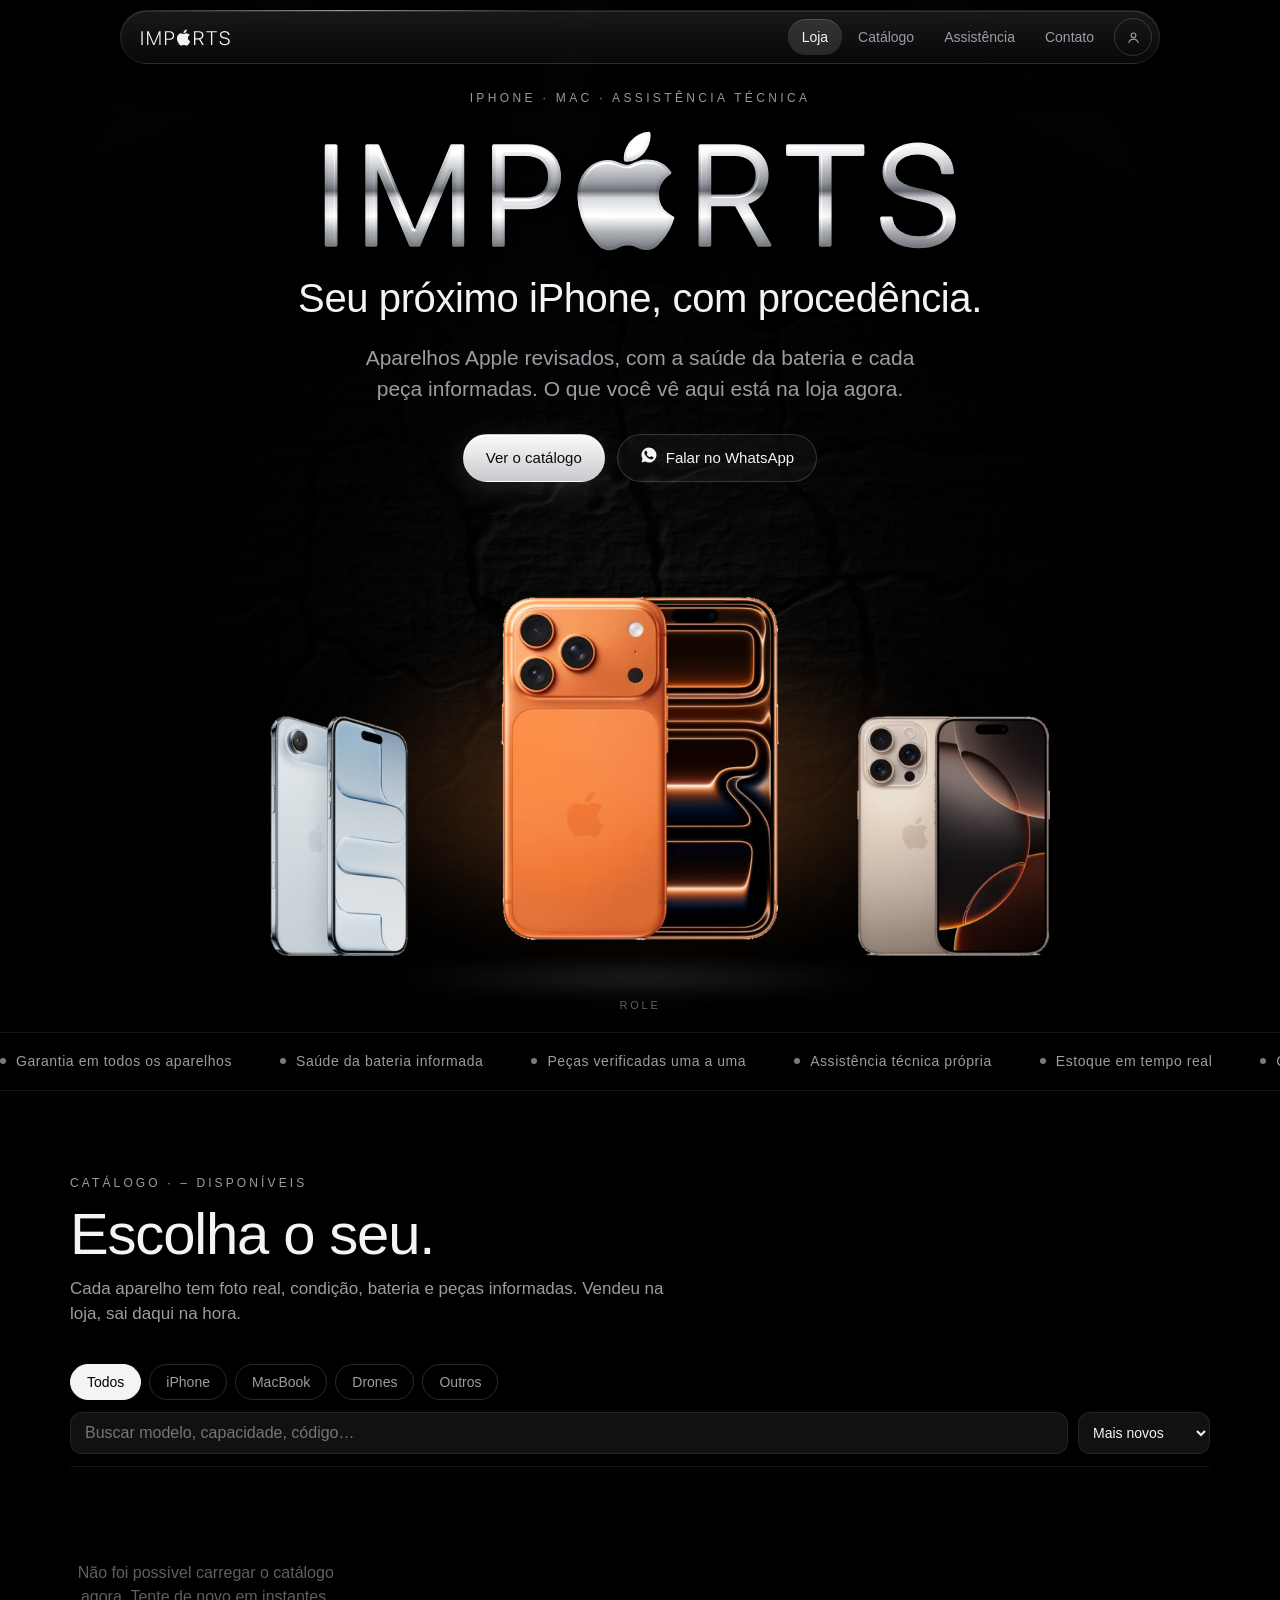
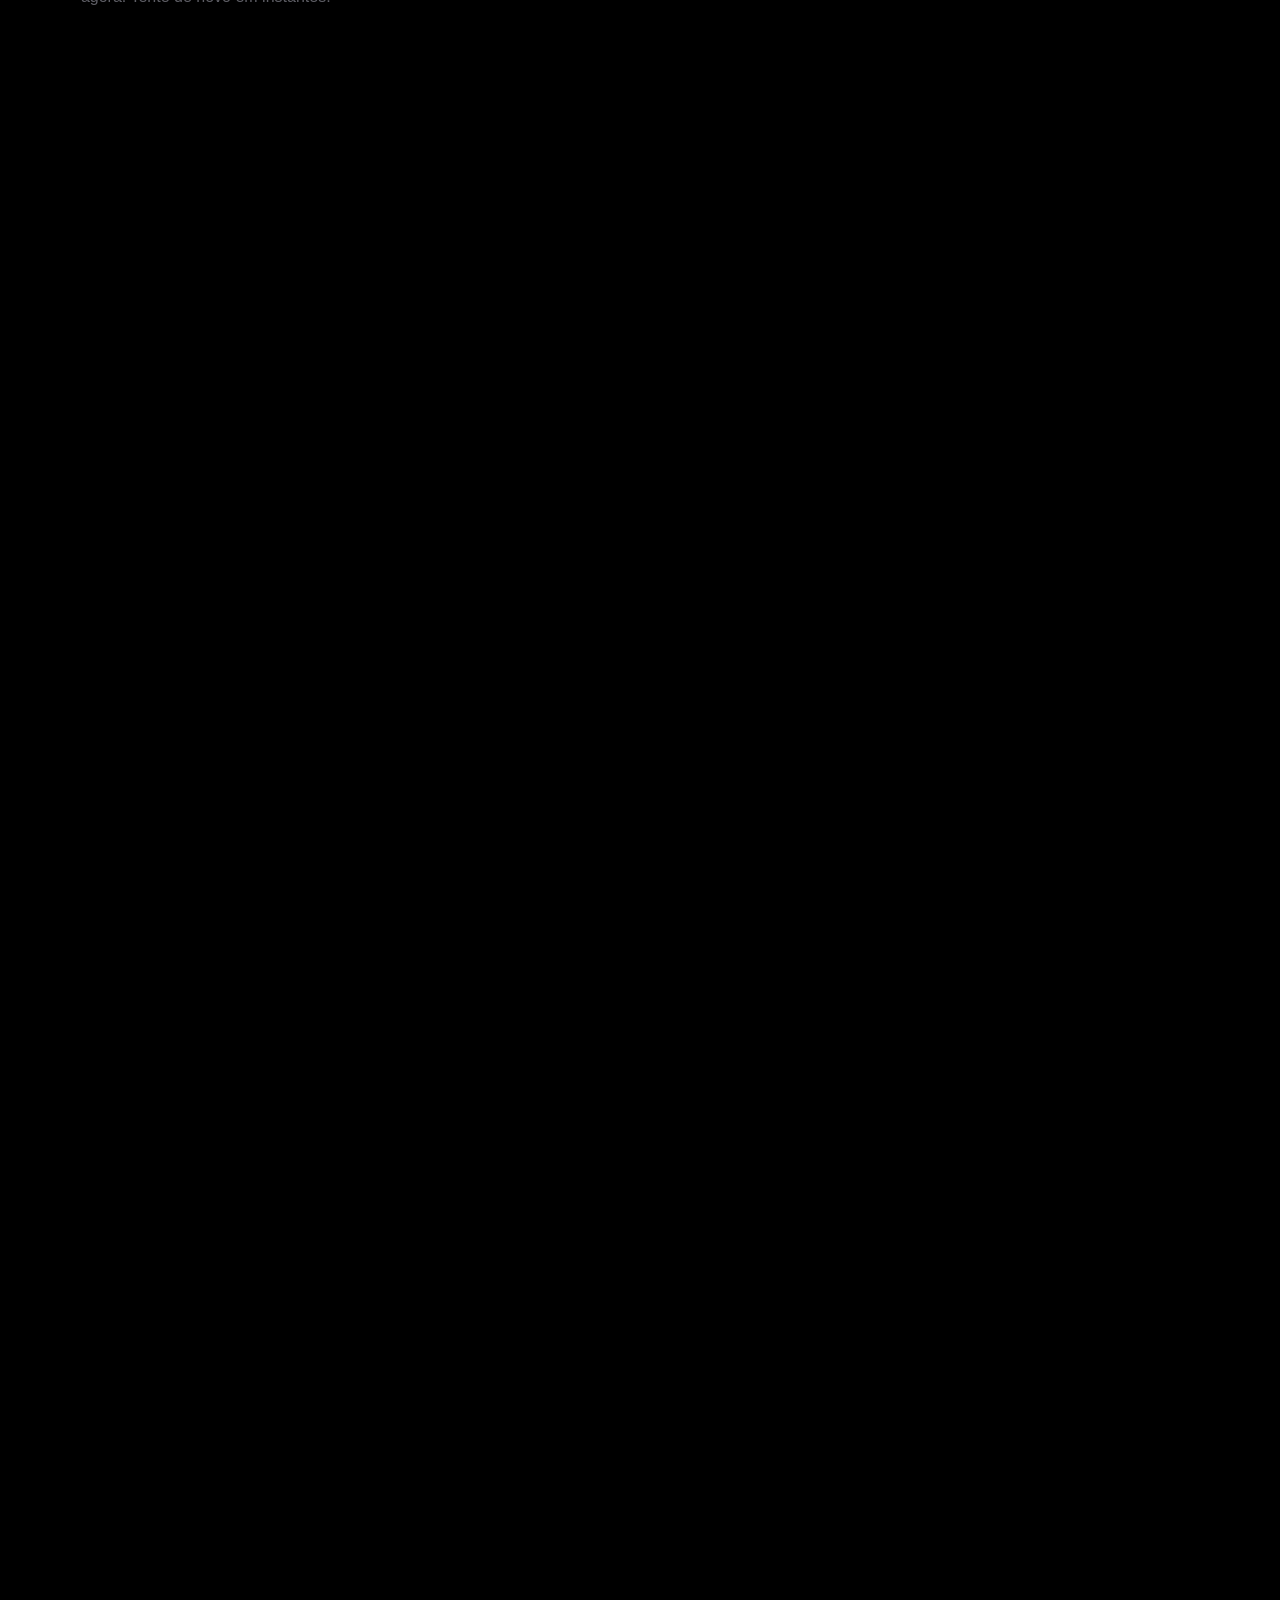
<file: index.html>
<!doctype html>
<html lang="pt-BR">
<head>
<meta charset="utf-8">
<meta name="viewport" content="width=device-width, initial-scale=1, viewport-fit=cover">
<meta name="theme-color" content="#000000">
<title>Imports Brasil</title>
<meta name="description" content="Seminovos e novos revisados, com saúde da bateria e peças informadas. Estoque atualizado em tempo real.">
<meta property="og:title" content="Imports Brasil">
<meta property="og:description" content="Seminovos e novos revisados, com saúde da bateria e peças informadas. Estoque atualizado em tempo real.">
<meta property="og:image" content="https://importsbrasil.com/img/og.jpg">
<meta property="og:image:width" content="1200"><meta property="og:image:height" content="630">
<meta property="og:type" content="website"><meta name="twitter:card" content="summary_large_image">
<link rel="icon" href="img/icon.png">
<link rel="preconnect" href="https://evaeprbbctemcnltjuwn.supabase.co" crossorigin>
<link rel="preload" as="image" href="img/hero-1.webp" fetchpriority="high">
<link rel="preload" as="image" href="img/pedra-m.webp" media="(max-width: 720px)">
<link rel="preload" as="image" href="img/pedra.webp" media="(min-width: 721px)">
<link rel="apple-touch-icon" href="img/icone-app-catalogo.png">
<script>/* abertura da marca: só na primeira tela de cada visita */try{if(!sessionStorage.getItem("imprts.intro")&&!matchMedia("(prefers-reduced-motion: reduce)").matches){document.documentElement.classList.add("intro");sessionStorage.setItem("imprts.intro","1")}}catch(e){}</script>
<link rel="stylesheet" href="assets/style.css?v=1791127712">
<script src="assets/config.js?v=1791127712"></script>
<script src="assets/app.js?v=1791127712" defer blocking="render"></script>
</head>
<body data-page="home">
<div class="intro-curtain" aria-hidden="true"><div class="zoom"><svg viewBox="-2 -2 449.64 85.73">
<defs>
<linearGradient id="intro-chrome" x1="0" y1="0" x2="0" y2="82" gradientUnits="userSpaceOnUse"><stop offset="0" stop-color="#fff"/><stop offset=".42" stop-color="#8d9096"/><stop offset=".5" stop-color="#5d6066"/><stop offset=".72" stop-color="#f5f6f7"/><stop offset="1" stop-color="#8d9096"/></linearGradient>
<linearGradient id="intro-shine" x1="0" y1="0" x2="1" y2="0"><stop offset=".4" stop-color="#fff" stop-opacity="0"/><stop offset=".5" stop-color="#fff" stop-opacity=".8"/><stop offset=".6" stop-color="#fff" stop-opacity="0"/>
<animateTransform attributeName="gradientTransform" type="translate" values="-1 0;1 0" dur="1.1s" begin=".2s" fill="freeze"/></linearGradient>
<clipPath id="intro-logo"><path d="M0.00 79.27L0.00 8.81L6.64 8.81L6.64 79.27ZM28.78 79.27L28.78 8.81L36.40 8.81L62.59 70.90L62.85 70.90L89.03 8.81L96.65 8.81L96.65 79.27L90.41 79.27L90.41 21.30L87.24 21.30L94.72 10.33L65.61 79.27L59.82 79.27L30.72 10.33L38.19 21.30L35.02 21.30L35.02 79.27ZM122.12 52.69L122.12 46.75L141.22 46.75Q149.39 46.75 154.00 42.49Q158.61 38.23 158.61 30.79L158.61 30.69Q158.61 23.20 154.00 18.97Q149.39 14.74 141.22 14.74L122.12 14.74L122.12 8.81L142.76 8.81Q149.49 8.81 154.57 11.52Q159.65 14.24 162.51 19.16Q165.38 24.07 165.38 30.63L165.38 30.72Q165.38 37.27 162.51 42.22Q159.65 47.17 154.57 49.93Q149.49 52.69 142.76 52.69ZM118.80 79.27L118.80 8.81L125.43 8.81L125.43 79.27ZM265.40 79.27L265.40 8.81L290.26 8.81Q297.14 8.81 302.19 11.34Q307.25 13.88 310.01 18.51Q312.78 23.13 312.78 29.42L312.78 29.52Q312.78 36.95 308.76 42.21Q304.74 47.47 297.68 49.34L314.78 79.27L307.01 79.27L290.82 50.37Q290.50 50.39 290.10 50.40Q289.70 50.42 289.36 50.42L272.03 50.42L272.03 79.27ZM272.03 44.51L289.73 44.51Q297.40 44.51 301.68 40.61Q305.95 36.70 305.95 29.65L305.95 29.55Q305.95 22.58 301.55 18.66Q297.15 14.74 289.46 14.74L272.03 14.74ZM350.84 79.27L350.84 14.81L327.55 14.81L327.55 8.81L380.77 8.81L380.77 14.81L357.48 14.81L357.48 79.27ZM420.32 80.38Q412.86 80.38 407.17 77.99Q401.47 75.61 398.13 71.22Q394.79 66.84 394.35 60.89L394.31 60.22L400.94 60.22L401.02 60.89Q401.53 64.95 404.07 67.95Q406.62 70.95 410.86 72.59Q415.10 74.24 420.66 74.24Q426.18 74.24 430.27 72.59Q434.36 70.94 436.62 67.91Q438.87 64.88 438.87 60.82L438.87 60.77Q438.87 55.56 435.32 52.47Q431.77 49.37 423.60 47.53L415.88 45.80Q409.06 44.27 404.68 41.74Q400.30 39.20 398.18 35.51Q396.06 31.81 396.06 26.82L396.06 26.76Q396.10 21.16 399.19 16.88Q402.28 12.59 407.69 10.14Q413.10 7.70 420.05 7.70Q426.86 7.70 432.19 10.15Q437.52 12.60 440.71 16.98Q443.90 21.37 444.32 27.16L444.37 27.85L437.74 27.85L437.65 27.20Q437.15 23.05 434.82 20.07Q432.49 17.09 428.69 15.46Q424.89 13.83 419.89 13.83Q414.81 13.83 410.97 15.44Q407.12 17.05 404.98 19.91Q402.83 22.77 402.83 26.59L402.83 26.66Q402.83 29.94 404.40 32.41Q405.98 34.89 409.25 36.62Q412.53 38.35 417.65 39.51L425.37 41.23Q432.58 42.83 437.04 45.35Q441.50 47.87 443.57 51.57Q445.64 55.27 445.64 60.47L445.64 60.52Q445.64 66.56 442.54 71.02Q439.44 75.49 433.75 77.93Q428.06 80.38 420.32 80.38Z"/></clipPath>
</defs>
<path class="wall" fill="#000" fill-rule="evenodd" d="M-30000 -30000H30000V30000H-30000ZM227.54 19.76Q228.70 19.76 231.49 20.13Q234.28 20.50 237.63 22.21Q240.98 23.92 243.71 27.88Q243.56 28.03 242.19 29.01Q240.82 29.98 239.13 31.86Q237.44 33.73 236.18 36.60Q234.91 39.47 234.91 43.42Q234.91 47.95 236.52 51.12Q238.13 54.28 240.26 56.20Q242.40 58.12 244.06 59.02Q245.72 59.92 245.82 59.97Q245.77 60.18 244.48 63.71Q243.19 67.24 240.24 71.56Q237.66 75.30 234.68 78.47Q231.70 81.63 227.54 81.63Q224.74 81.63 222.95 80.81Q221.16 79.99 219.26 79.18Q217.37 78.36 214.15 78.36Q211.04 78.36 208.96 79.20Q206.88 80.05 205.01 80.89Q203.14 81.73 200.61 81.73Q196.76 81.73 193.86 78.68Q190.97 75.62 187.91 71.35Q184.38 66.29 181.88 58.99Q179.37 51.70 179.37 44.27Q179.37 36.31 182.38 30.91Q185.38 25.51 190.10 22.74Q194.81 19.97 199.87 19.97Q202.56 19.97 204.93 20.84Q207.30 21.71 209.38 22.61Q211.46 23.50 213.15 23.50Q214.78 23.50 216.95 22.55Q219.11 21.61 221.79 20.68Q224.48 19.76 227.54 19.76ZM224.64 13.07Q222.58 15.55 219.47 17.21Q216.37 18.87 213.57 18.87Q212.99 18.87 212.47 18.76Q212.41 18.60 212.36 18.18Q212.31 17.76 212.31 17.28Q212.31 14.12 213.68 11.15Q215.05 8.17 216.79 6.22Q219.00 3.58 222.37 1.84Q225.75 0.11 228.80 0.00Q228.96 0.68 228.96 1.63Q228.96 4.80 227.75 7.77Q226.54 10.75 224.64 13.07Z"/>
<path class="plug" fill="#000" d="M227.54 19.76Q228.70 19.76 231.49 20.13Q234.28 20.50 237.63 22.21Q240.98 23.92 243.71 27.88Q243.56 28.03 242.19 29.01Q240.82 29.98 239.13 31.86Q237.44 33.73 236.18 36.60Q234.91 39.47 234.91 43.42Q234.91 47.95 236.52 51.12Q238.13 54.28 240.26 56.20Q242.40 58.12 244.06 59.02Q245.72 59.92 245.82 59.97Q245.77 60.18 244.48 63.71Q243.19 67.24 240.24 71.56Q237.66 75.30 234.68 78.47Q231.70 81.63 227.54 81.63Q224.74 81.63 222.95 80.81Q221.16 79.99 219.26 79.18Q217.37 78.36 214.15 78.36Q211.04 78.36 208.96 79.20Q206.88 80.05 205.01 80.89Q203.14 81.73 200.61 81.73Q196.76 81.73 193.86 78.68Q190.97 75.62 187.91 71.35Q184.38 66.29 181.88 58.99Q179.37 51.70 179.37 44.27Q179.37 36.31 182.38 30.91Q185.38 25.51 190.10 22.74Q194.81 19.97 199.87 19.97Q202.56 19.97 204.93 20.84Q207.30 21.71 209.38 22.61Q211.46 23.50 213.15 23.50Q214.78 23.50 216.95 22.55Q219.11 21.61 221.79 20.68Q224.48 19.76 227.54 19.76ZM224.64 13.07Q222.58 15.55 219.47 17.21Q216.37 18.87 213.57 18.87Q212.99 18.87 212.47 18.76Q212.41 18.60 212.36 18.18Q212.31 17.76 212.31 17.28Q212.31 14.12 213.68 11.15Q215.05 8.17 216.79 6.22Q219.00 3.58 222.37 1.84Q225.75 0.11 228.80 0.00Q228.96 0.68 228.96 1.63Q228.96 4.80 227.75 7.77Q226.54 10.75 224.64 13.07Z"/>
<g class="ink"><path fill="url(#intro-chrome)" d="M0.00 79.27L0.00 8.81L6.64 8.81L6.64 79.27ZM28.78 79.27L28.78 8.81L36.40 8.81L62.59 70.90L62.85 70.90L89.03 8.81L96.65 8.81L96.65 79.27L90.41 79.27L90.41 21.30L87.24 21.30L94.72 10.33L65.61 79.27L59.82 79.27L30.72 10.33L38.19 21.30L35.02 21.30L35.02 79.27ZM122.12 52.69L122.12 46.75L141.22 46.75Q149.39 46.75 154.00 42.49Q158.61 38.23 158.61 30.79L158.61 30.69Q158.61 23.20 154.00 18.97Q149.39 14.74 141.22 14.74L122.12 14.74L122.12 8.81L142.76 8.81Q149.49 8.81 154.57 11.52Q159.65 14.24 162.51 19.16Q165.38 24.07 165.38 30.63L165.38 30.72Q165.38 37.27 162.51 42.22Q159.65 47.17 154.57 49.93Q149.49 52.69 142.76 52.69ZM118.80 79.27L118.80 8.81L125.43 8.81L125.43 79.27ZM265.40 79.27L265.40 8.81L290.26 8.81Q297.14 8.81 302.19 11.34Q307.25 13.88 310.01 18.51Q312.78 23.13 312.78 29.42L312.78 29.52Q312.78 36.95 308.76 42.21Q304.74 47.47 297.68 49.34L314.78 79.27L307.01 79.27L290.82 50.37Q290.50 50.39 290.10 50.40Q289.70 50.42 289.36 50.42L272.03 50.42L272.03 79.27ZM272.03 44.51L289.73 44.51Q297.40 44.51 301.68 40.61Q305.95 36.70 305.95 29.65L305.95 29.55Q305.95 22.58 301.55 18.66Q297.15 14.74 289.46 14.74L272.03 14.74ZM350.84 79.27L350.84 14.81L327.55 14.81L327.55 8.81L380.77 8.81L380.77 14.81L357.48 14.81L357.48 79.27ZM420.32 80.38Q412.86 80.38 407.17 77.99Q401.47 75.61 398.13 71.22Q394.79 66.84 394.35 60.89L394.31 60.22L400.94 60.22L401.02 60.89Q401.53 64.95 404.07 67.95Q406.62 70.95 410.86 72.59Q415.10 74.24 420.66 74.24Q426.18 74.24 430.27 72.59Q434.36 70.94 436.62 67.91Q438.87 64.88 438.87 60.82L438.87 60.77Q438.87 55.56 435.32 52.47Q431.77 49.37 423.60 47.53L415.88 45.80Q409.06 44.27 404.68 41.74Q400.30 39.20 398.18 35.51Q396.06 31.81 396.06 26.82L396.06 26.76Q396.10 21.16 399.19 16.88Q402.28 12.59 407.69 10.14Q413.10 7.70 420.05 7.70Q426.86 7.70 432.19 10.15Q437.52 12.60 440.71 16.98Q443.90 21.37 444.32 27.16L444.37 27.85L437.74 27.85L437.65 27.20Q437.15 23.05 434.82 20.07Q432.49 17.09 428.69 15.46Q424.89 13.83 419.89 13.83Q414.81 13.83 410.97 15.44Q407.12 17.05 404.98 19.91Q402.83 22.77 402.83 26.59L402.83 26.66Q402.83 29.94 404.40 32.41Q405.98 34.89 409.25 36.62Q412.53 38.35 417.65 39.51L425.37 41.23Q432.58 42.83 437.04 45.35Q441.50 47.87 443.57 51.57Q445.64 55.27 445.64 60.47L445.64 60.52Q445.64 66.56 442.54 71.02Q439.44 75.49 433.75 77.93Q428.06 80.38 420.32 80.38Z"/><path class="silver" fill="url(#intro-chrome)" d="M227.54 19.76Q228.70 19.76 231.49 20.13Q234.28 20.50 237.63 22.21Q240.98 23.92 243.71 27.88Q243.56 28.03 242.19 29.01Q240.82 29.98 239.13 31.86Q237.44 33.73 236.18 36.60Q234.91 39.47 234.91 43.42Q234.91 47.95 236.52 51.12Q238.13 54.28 240.26 56.20Q242.40 58.12 244.06 59.02Q245.72 59.92 245.82 59.97Q245.77 60.18 244.48 63.71Q243.19 67.24 240.24 71.56Q237.66 75.30 234.68 78.47Q231.70 81.63 227.54 81.63Q224.74 81.63 222.95 80.81Q221.16 79.99 219.26 79.18Q217.37 78.36 214.15 78.36Q211.04 78.36 208.96 79.20Q206.88 80.05 205.01 80.89Q203.14 81.73 200.61 81.73Q196.76 81.73 193.86 78.68Q190.97 75.62 187.91 71.35Q184.38 66.29 181.88 58.99Q179.37 51.70 179.37 44.27Q179.37 36.31 182.38 30.91Q185.38 25.51 190.10 22.74Q194.81 19.97 199.87 19.97Q202.56 19.97 204.93 20.84Q207.30 21.71 209.38 22.61Q211.46 23.50 213.15 23.50Q214.78 23.50 216.95 22.55Q219.11 21.61 221.79 20.68Q224.48 19.76 227.54 19.76ZM224.64 13.07Q222.58 15.55 219.47 17.21Q216.37 18.87 213.57 18.87Q212.99 18.87 212.47 18.76Q212.41 18.60 212.36 18.18Q212.31 17.76 212.31 17.28Q212.31 14.12 213.68 11.15Q215.05 8.17 216.79 6.22Q219.00 3.58 222.37 1.84Q225.75 0.11 228.80 0.00Q228.96 0.68 228.96 1.63Q228.96 4.80 227.75 7.77Q226.54 10.75 224.64 13.07Z"/>
<rect class="shine" clip-path="url(#intro-logo)" x="-2" y="-2" width="450" height="86" fill="url(#intro-shine)"/></g>
</svg></div></div>
<div class="cave" aria-hidden="true"><div class="cave-light"></div></div>
<nav class="nav">
  <a href="./" class="metal-text" style="color:var(--text)"><svg class="logo" viewBox="-2 -2 449.64 85.73" role="img" aria-label="IMPORTS"><path fill="currentColor" d="M0.00 79.27L0.00 8.81L6.64 8.81L6.64 79.27ZM28.78 79.27L28.78 8.81L36.40 8.81L62.59 70.90L62.85 70.90L89.03 8.81L96.65 8.81L96.65 79.27L90.41 79.27L90.41 21.30L87.24 21.30L94.72 10.33L65.61 79.27L59.82 79.27L30.72 10.33L38.19 21.30L35.02 21.30L35.02 79.27ZM122.12 52.69L122.12 46.75L141.22 46.75Q149.39 46.75 154.00 42.49Q158.61 38.23 158.61 30.79L158.61 30.69Q158.61 23.20 154.00 18.97Q149.39 14.74 141.22 14.74L122.12 14.74L122.12 8.81L142.76 8.81Q149.49 8.81 154.57 11.52Q159.65 14.24 162.51 19.16Q165.38 24.07 165.38 30.63L165.38 30.72Q165.38 37.27 162.51 42.22Q159.65 47.17 154.57 49.93Q149.49 52.69 142.76 52.69ZM118.80 79.27L118.80 8.81L125.43 8.81L125.43 79.27ZM265.40 79.27L265.40 8.81L290.26 8.81Q297.14 8.81 302.19 11.34Q307.25 13.88 310.01 18.51Q312.78 23.13 312.78 29.42L312.78 29.52Q312.78 36.95 308.76 42.21Q304.74 47.47 297.68 49.34L314.78 79.27L307.01 79.27L290.82 50.37Q290.50 50.39 290.10 50.40Q289.70 50.42 289.36 50.42L272.03 50.42L272.03 79.27ZM272.03 44.51L289.73 44.51Q297.40 44.51 301.68 40.61Q305.95 36.70 305.95 29.65L305.95 29.55Q305.95 22.58 301.55 18.66Q297.15 14.74 289.46 14.74L272.03 14.74ZM350.84 79.27L350.84 14.81L327.55 14.81L327.55 8.81L380.77 8.81L380.77 14.81L357.48 14.81L357.48 79.27ZM420.32 80.38Q412.86 80.38 407.17 77.99Q401.47 75.61 398.13 71.22Q394.79 66.84 394.35 60.89L394.31 60.22L400.94 60.22L401.02 60.89Q401.53 64.95 404.07 67.95Q406.62 70.95 410.86 72.59Q415.10 74.24 420.66 74.24Q426.18 74.24 430.27 72.59Q434.36 70.94 436.62 67.91Q438.87 64.88 438.87 60.82L438.87 60.77Q438.87 55.56 435.32 52.47Q431.77 49.37 423.60 47.53L415.88 45.80Q409.06 44.27 404.68 41.74Q400.30 39.20 398.18 35.51Q396.06 31.81 396.06 26.82L396.06 26.76Q396.10 21.16 399.19 16.88Q402.28 12.59 407.69 10.14Q413.10 7.70 420.05 7.70Q426.86 7.70 432.19 10.15Q437.52 12.60 440.71 16.98Q443.90 21.37 444.32 27.16L444.37 27.85L437.74 27.85L437.65 27.20Q437.15 23.05 434.82 20.07Q432.49 17.09 428.69 15.46Q424.89 13.83 419.89 13.83Q414.81 13.83 410.97 15.44Q407.12 17.05 404.98 19.91Q402.83 22.77 402.83 26.59L402.83 26.66Q402.83 29.94 404.40 32.41Q405.98 34.89 409.25 36.62Q412.53 38.35 417.65 39.51L425.37 41.23Q432.58 42.83 437.04 45.35Q441.50 47.87 443.57 51.57Q445.64 55.27 445.64 60.47L445.64 60.52Q445.64 66.56 442.54 71.02Q439.44 75.49 433.75 77.93Q428.06 80.38 420.32 80.38ZM227.54 19.76Q228.70 19.76 231.49 20.13Q234.28 20.50 237.63 22.21Q240.98 23.92 243.71 27.88Q243.56 28.03 242.19 29.01Q240.82 29.98 239.13 31.86Q237.44 33.73 236.18 36.60Q234.91 39.47 234.91 43.42Q234.91 47.95 236.52 51.12Q238.13 54.28 240.26 56.20Q242.40 58.12 244.06 59.02Q245.72 59.92 245.82 59.97Q245.77 60.18 244.48 63.71Q243.19 67.24 240.24 71.56Q237.66 75.30 234.68 78.47Q231.70 81.63 227.54 81.63Q224.74 81.63 222.95 80.81Q221.16 79.99 219.26 79.18Q217.37 78.36 214.15 78.36Q211.04 78.36 208.96 79.20Q206.88 80.05 205.01 80.89Q203.14 81.73 200.61 81.73Q196.76 81.73 193.86 78.68Q190.97 75.62 187.91 71.35Q184.38 66.29 181.88 58.99Q179.37 51.70 179.37 44.27Q179.37 36.31 182.38 30.91Q185.38 25.51 190.10 22.74Q194.81 19.97 199.87 19.97Q202.56 19.97 204.93 20.84Q207.30 21.71 209.38 22.61Q211.46 23.50 213.15 23.50Q214.78 23.50 216.95 22.55Q219.11 21.61 221.79 20.68Q224.48 19.76 227.54 19.76ZM224.64 13.07Q222.58 15.55 219.47 17.21Q216.37 18.87 213.57 18.87Q212.99 18.87 212.47 18.76Q212.41 18.60 212.36 18.18Q212.31 17.76 212.31 17.28Q212.31 14.12 213.68 11.15Q215.05 8.17 216.79 6.22Q219.00 3.58 222.37 1.84Q225.75 0.11 228.80 0.00Q228.96 0.68 228.96 1.63Q228.96 4.80 227.75 7.77Q226.54 10.75 224.64 13.07Z"/></svg></a>
  <div class="nav-links"><a class="hide-m" href="./" aria-current="page">Loja</a><a href="./#catalogo">Catálogo</a><a href="assistencia.html">Assistência</a><a class="hide-m" href="#contato">Contato</a><button class="acct" data-conta aria-label="Sua conta"></button></div>
</nav>
<header class="hero">
  <div class="hero-inner wrap">
    <p class="eyebrow">iPhone · Mac · Assistência<span class="hide-m"> técnica</span></p>
    <div class="rays"></div>
    <h1 class="hero-logo"><svg class="logo logo-hero" viewBox="-6 -6 457.64 93.73" role="img" aria-label="IMPORTS">
<defs>
<linearGradient id="chrome" x1="0" y1="0" x2="0" y2="1"><stop offset="0" stop-color="#ffffff"/><stop offset="0.18" stop-color="#e9eaed"/><stop offset="0.42" stop-color="#8d9096"/><stop offset="0.5" stop-color="#5d6066"/><stop offset="0.56" stop-color="#c9cbcf"/><stop offset="0.72" stop-color="#f5f6f7"/><stop offset="0.86" stop-color="#a3a6ab"/><stop offset="1" stop-color="#6e7176"/></linearGradient>
<linearGradient id="shine" x1="0" y1="0" x2="1" y2="0" gradientUnits="objectBoundingBox">
<stop offset="0" stop-color="#fff" stop-opacity="0"/><stop offset=".45" stop-color="#fff" stop-opacity="0"/><stop offset=".5" stop-color="#fff" stop-opacity=".85"/><stop offset=".55" stop-color="#fff" stop-opacity="0"/><stop offset="1" stop-color="#fff" stop-opacity="0"/>
<animateTransform attributeName="gradientTransform" type="translate" values="-1 0;1 0;1 0" keyTimes="0;.55;1" dur="6s" begin="1.6s" repeatCount="indefinite"/>
</linearGradient>
<filter id="bevel" x="-5%" y="-20%" width="110%" height="150%" color-interpolation-filters="sRGB">
<feGaussianBlur in="SourceAlpha" stdDeviation="1.1" result="b"/>
<feSpecularLighting in="b" surfaceScale="2.6" specularConstant=".9" specularExponent="22" lighting-color="#ffffff" result="s"><fePointLight x="156" y="-140" z="160"/></feSpecularLighting>
<feComposite in="s" in2="SourceAlpha" operator="in" result="s2"/>
<feComposite in="SourceGraphic" in2="s2" operator="arithmetic" k1="0" k2="1" k3=".55" k4="0" result="lit"/>
<feDropShadow in="lit" dx="0" dy="3" stdDeviation="4" flood-color="#000" flood-opacity=".75"/>
</filter>
<clipPath id="letters"><path d="M0.00 79.27L0.00 8.81L6.64 8.81L6.64 79.27ZM28.78 79.27L28.78 8.81L36.40 8.81L62.59 70.90L62.85 70.90L89.03 8.81L96.65 8.81L96.65 79.27L90.41 79.27L90.41 21.30L87.24 21.30L94.72 10.33L65.61 79.27L59.82 79.27L30.72 10.33L38.19 21.30L35.02 21.30L35.02 79.27ZM122.12 52.69L122.12 46.75L141.22 46.75Q149.39 46.75 154.00 42.49Q158.61 38.23 158.61 30.79L158.61 30.69Q158.61 23.20 154.00 18.97Q149.39 14.74 141.22 14.74L122.12 14.74L122.12 8.81L142.76 8.81Q149.49 8.81 154.57 11.52Q159.65 14.24 162.51 19.16Q165.38 24.07 165.38 30.63L165.38 30.72Q165.38 37.27 162.51 42.22Q159.65 47.17 154.57 49.93Q149.49 52.69 142.76 52.69ZM118.80 79.27L118.80 8.81L125.43 8.81L125.43 79.27ZM265.40 79.27L265.40 8.81L290.26 8.81Q297.14 8.81 302.19 11.34Q307.25 13.88 310.01 18.51Q312.78 23.13 312.78 29.42L312.78 29.52Q312.78 36.95 308.76 42.21Q304.74 47.47 297.68 49.34L314.78 79.27L307.01 79.27L290.82 50.37Q290.50 50.39 290.10 50.40Q289.70 50.42 289.36 50.42L272.03 50.42L272.03 79.27ZM272.03 44.51L289.73 44.51Q297.40 44.51 301.68 40.61Q305.95 36.70 305.95 29.65L305.95 29.55Q305.95 22.58 301.55 18.66Q297.15 14.74 289.46 14.74L272.03 14.74ZM350.84 79.27L350.84 14.81L327.55 14.81L327.55 8.81L380.77 8.81L380.77 14.81L357.48 14.81L357.48 79.27ZM420.32 80.38Q412.86 80.38 407.17 77.99Q401.47 75.61 398.13 71.22Q394.79 66.84 394.35 60.89L394.31 60.22L400.94 60.22L401.02 60.89Q401.53 64.95 404.07 67.95Q406.62 70.95 410.86 72.59Q415.10 74.24 420.66 74.24Q426.18 74.24 430.27 72.59Q434.36 70.94 436.62 67.91Q438.87 64.88 438.87 60.82L438.87 60.77Q438.87 55.56 435.32 52.47Q431.77 49.37 423.60 47.53L415.88 45.80Q409.06 44.27 404.68 41.74Q400.30 39.20 398.18 35.51Q396.06 31.81 396.06 26.82L396.06 26.76Q396.10 21.16 399.19 16.88Q402.28 12.59 407.69 10.14Q413.10 7.70 420.05 7.70Q426.86 7.70 432.19 10.15Q437.52 12.60 440.71 16.98Q443.90 21.37 444.32 27.16L444.37 27.85L437.74 27.85L437.65 27.20Q437.15 23.05 434.82 20.07Q432.49 17.09 428.69 15.46Q424.89 13.83 419.89 13.83Q414.81 13.83 410.97 15.44Q407.12 17.05 404.98 19.91Q402.83 22.77 402.83 26.59L402.83 26.66Q402.83 29.94 404.40 32.41Q405.98 34.89 409.25 36.62Q412.53 38.35 417.65 39.51L425.37 41.23Q432.58 42.83 437.04 45.35Q441.50 47.87 443.57 51.57Q445.64 55.27 445.64 60.47L445.64 60.52Q445.64 66.56 442.54 71.02Q439.44 75.49 433.75 77.93Q428.06 80.38 420.32 80.38ZM227.54 19.76Q228.70 19.76 231.49 20.13Q234.28 20.50 237.63 22.21Q240.98 23.92 243.71 27.88Q243.56 28.03 242.19 29.01Q240.82 29.98 239.13 31.86Q237.44 33.73 236.18 36.60Q234.91 39.47 234.91 43.42Q234.91 47.95 236.52 51.12Q238.13 54.28 240.26 56.20Q242.40 58.12 244.06 59.02Q245.72 59.92 245.82 59.97Q245.77 60.18 244.48 63.71Q243.19 67.24 240.24 71.56Q237.66 75.30 234.68 78.47Q231.70 81.63 227.54 81.63Q224.74 81.63 222.95 80.81Q221.16 79.99 219.26 79.18Q217.37 78.36 214.15 78.36Q211.04 78.36 208.96 79.20Q206.88 80.05 205.01 80.89Q203.14 81.73 200.61 81.73Q196.76 81.73 193.86 78.68Q190.97 75.62 187.91 71.35Q184.38 66.29 181.88 58.99Q179.37 51.70 179.37 44.27Q179.37 36.31 182.38 30.91Q185.38 25.51 190.10 22.74Q194.81 19.97 199.87 19.97Q202.56 19.97 204.93 20.84Q207.30 21.71 209.38 22.61Q211.46 23.50 213.15 23.50Q214.78 23.50 216.95 22.55Q219.11 21.61 221.79 20.68Q224.48 19.76 227.54 19.76ZM224.64 13.07Q222.58 15.55 219.47 17.21Q216.37 18.87 213.57 18.87Q212.99 18.87 212.47 18.76Q212.41 18.60 212.36 18.18Q212.31 17.76 212.31 17.28Q212.31 14.12 213.68 11.15Q215.05 8.17 216.79 6.22Q219.00 3.58 222.37 1.84Q225.75 0.11 228.80 0.00Q228.96 0.68 228.96 1.63Q228.96 4.80 227.75 7.77Q226.54 10.75 224.64 13.07Z"/></clipPath>
</defs>
<g filter="url(#bevel)"><path d="M0.00 79.27L0.00 8.81L6.64 8.81L6.64 79.27ZM28.78 79.27L28.78 8.81L36.40 8.81L62.59 70.90L62.85 70.90L89.03 8.81L96.65 8.81L96.65 79.27L90.41 79.27L90.41 21.30L87.24 21.30L94.72 10.33L65.61 79.27L59.82 79.27L30.72 10.33L38.19 21.30L35.02 21.30L35.02 79.27ZM122.12 52.69L122.12 46.75L141.22 46.75Q149.39 46.75 154.00 42.49Q158.61 38.23 158.61 30.79L158.61 30.69Q158.61 23.20 154.00 18.97Q149.39 14.74 141.22 14.74L122.12 14.74L122.12 8.81L142.76 8.81Q149.49 8.81 154.57 11.52Q159.65 14.24 162.51 19.16Q165.38 24.07 165.38 30.63L165.38 30.72Q165.38 37.27 162.51 42.22Q159.65 47.17 154.57 49.93Q149.49 52.69 142.76 52.69ZM118.80 79.27L118.80 8.81L125.43 8.81L125.43 79.27ZM265.40 79.27L265.40 8.81L290.26 8.81Q297.14 8.81 302.19 11.34Q307.25 13.88 310.01 18.51Q312.78 23.13 312.78 29.42L312.78 29.52Q312.78 36.95 308.76 42.21Q304.74 47.47 297.68 49.34L314.78 79.27L307.01 79.27L290.82 50.37Q290.50 50.39 290.10 50.40Q289.70 50.42 289.36 50.42L272.03 50.42L272.03 79.27ZM272.03 44.51L289.73 44.51Q297.40 44.51 301.68 40.61Q305.95 36.70 305.95 29.65L305.95 29.55Q305.95 22.58 301.55 18.66Q297.15 14.74 289.46 14.74L272.03 14.74ZM350.84 79.27L350.84 14.81L327.55 14.81L327.55 8.81L380.77 8.81L380.77 14.81L357.48 14.81L357.48 79.27ZM420.32 80.38Q412.86 80.38 407.17 77.99Q401.47 75.61 398.13 71.22Q394.79 66.84 394.35 60.89L394.31 60.22L400.94 60.22L401.02 60.89Q401.53 64.95 404.07 67.95Q406.62 70.95 410.86 72.59Q415.10 74.24 420.66 74.24Q426.18 74.24 430.27 72.59Q434.36 70.94 436.62 67.91Q438.87 64.88 438.87 60.82L438.87 60.77Q438.87 55.56 435.32 52.47Q431.77 49.37 423.60 47.53L415.88 45.80Q409.06 44.27 404.68 41.74Q400.30 39.20 398.18 35.51Q396.06 31.81 396.06 26.82L396.06 26.76Q396.10 21.16 399.19 16.88Q402.28 12.59 407.69 10.14Q413.10 7.70 420.05 7.70Q426.86 7.70 432.19 10.15Q437.52 12.60 440.71 16.98Q443.90 21.37 444.32 27.16L444.37 27.85L437.74 27.85L437.65 27.20Q437.15 23.05 434.82 20.07Q432.49 17.09 428.69 15.46Q424.89 13.83 419.89 13.83Q414.81 13.83 410.97 15.44Q407.12 17.05 404.98 19.91Q402.83 22.77 402.83 26.59L402.83 26.66Q402.83 29.94 404.40 32.41Q405.98 34.89 409.25 36.62Q412.53 38.35 417.65 39.51L425.37 41.23Q432.58 42.83 437.04 45.35Q441.50 47.87 443.57 51.57Q445.64 55.27 445.64 60.47L445.64 60.52Q445.64 66.56 442.54 71.02Q439.44 75.49 433.75 77.93Q428.06 80.38 420.32 80.38ZM227.54 19.76Q228.70 19.76 231.49 20.13Q234.28 20.50 237.63 22.21Q240.98 23.92 243.71 27.88Q243.56 28.03 242.19 29.01Q240.82 29.98 239.13 31.86Q237.44 33.73 236.18 36.60Q234.91 39.47 234.91 43.42Q234.91 47.95 236.52 51.12Q238.13 54.28 240.26 56.20Q242.40 58.12 244.06 59.02Q245.72 59.92 245.82 59.97Q245.77 60.18 244.48 63.71Q243.19 67.24 240.24 71.56Q237.66 75.30 234.68 78.47Q231.70 81.63 227.54 81.63Q224.74 81.63 222.95 80.81Q221.16 79.99 219.26 79.18Q217.37 78.36 214.15 78.36Q211.04 78.36 208.96 79.20Q206.88 80.05 205.01 80.89Q203.14 81.73 200.61 81.73Q196.76 81.73 193.86 78.68Q190.97 75.62 187.91 71.35Q184.38 66.29 181.88 58.99Q179.37 51.70 179.37 44.27Q179.37 36.31 182.38 30.91Q185.38 25.51 190.10 22.74Q194.81 19.97 199.87 19.97Q202.56 19.97 204.93 20.84Q207.30 21.71 209.38 22.61Q211.46 23.50 213.15 23.50Q214.78 23.50 216.95 22.55Q219.11 21.61 221.79 20.68Q224.48 19.76 227.54 19.76ZM224.64 13.07Q222.58 15.55 219.47 17.21Q216.37 18.87 213.57 18.87Q212.99 18.87 212.47 18.76Q212.41 18.60 212.36 18.18Q212.31 17.76 212.31 17.28Q212.31 14.12 213.68 11.15Q215.05 8.17 216.79 6.22Q219.00 3.58 222.37 1.84Q225.75 0.11 228.80 0.00Q228.96 0.68 228.96 1.63Q228.96 4.80 227.75 7.77Q226.54 10.75 224.64 13.07Z" fill="url(#chrome)" stroke="url(#chrome)" stroke-width="2.4" stroke-linejoin="round"/></g>
<rect clip-path="url(#letters)" x="-6" y="-6" width="458" height="94" fill="url(#shine)" style="mix-blend-mode:overlay"/>
</svg></h1>
    <p class="tagline">Seu próximo iPhone, com procedência.</p>
    <p class="lead">Aparelhos Apple revisados, com a saúde da bateria e cada peça informadas. O que você vê aqui está na loja agora.</p>
    <div class="ctas">
      <a class="btn metal" href="#catalogo">Ver o catálogo</a>
      <a class="btn" data-wa href="#"><span data-wa-icon></span>Falar no WhatsApp</a>
    </div>
    <div class="stage">
      <div class="glow"></div>
      <div class="floor"></div>
      <div class="dev d2"><i class="sheen" style="-webkit-mask-image:url(img/hero-2.webp);mask-image:url(img/hero-2.webp)"></i><img src="img/hero-2.webp" width="800" height="800" alt="" fetchpriority="low" decoding="async"></div>
      <div class="dev d3"><i class="sheen" style="-webkit-mask-image:url(img/hero-3.webp);mask-image:url(img/hero-3.webp)"></i><img src="img/hero-3.webp" width="800" height="800" alt="" fetchpriority="low" decoding="async"></div>
      <div class="dev d1"><i class="sheen" style="-webkit-mask-image:url(img/hero-1.webp);mask-image:url(img/hero-1.webp)"></i><img src="img/hero-1.webp" width="800" height="800" alt="iPhone" fetchpriority="high" decoding="async"></div>
    </div>
  </div>
  <div class="scroll-hint">Role</div>
</header>

<div class="trust" aria-hidden="true"><div class="marquee">
  <span><i></i>Garantia em todos os aparelhos</span><span><i></i>Saúde da bateria informada</span><span><i></i>Peças verificadas uma a uma</span><span><i></i>Assistência técnica própria</span><span><i></i>Estoque em tempo real</span>
  <span><i></i>Garantia em todos os aparelhos</span><span><i></i>Saúde da bateria informada</span><span><i></i>Peças verificadas uma a uma</span><span><i></i>Assistência técnica própria</span><span><i></i>Estoque em tempo real</span>
</div></div>

<section class="block" id="catalogo">
  <div class="wrap">
    <p class="kicker reveal">Catálogo · <span id="count">–</span> disponíveis</p>
    <h2 class="title reveal">Escolha o seu.</h2>
    <p class="sub reveal">Cada aparelho tem foto real, condição, bateria e peças informadas. Vendeu na loja, sai daqui na hora.</p>
    <div class="toolbar">
      <div class="chips">
        <button class="chip on" data-cat="todos">Todos</button>
        <button class="chip" data-cat="iphone">iPhone</button>
        <button class="chip" data-cat="macbook">MacBook</button>
        <button class="chip" data-cat="drone">Drones</button>
        <button class="chip" data-cat="outros">Outros</button>
      </div>
      <div class="search-row">
        <input id="q" class="search" type="search" placeholder="Buscar modelo, capacidade, código…" autocomplete="off">
        <select id="sort" class="sort" aria-label="Ordenar">
          <option value="novos">Mais novos</option>
          <option value="menor">Menor preço</option>
          <option value="maior">Maior preço</option>
          <option value="bateria">Melhor bateria</option>
        </select>
      </div>
    </div>
    <div id="grid" class="grid"></div>
  </div>
</section>

<section class="block" id="loja">
  <div class="wrap">
    <p class="kicker reveal">Por que a IMPORTS</p>
    <h2 class="title reveal">Transparência<br>em cada detalhe.</h2>
    <div class="features">
      <div class="feature reveal"><div class="ic"><svg viewBox="0 0 24 24" fill="none" stroke="currentColor" stroke-width="1.6"><rect x="3" y="7" width="16" height="10" rx="2.5"/><path d="M21 10.5v3"/><rect x="5.5" y="9.5" width="8" height="5" rx="1" fill="currentColor"/></svg></div>
        <h3>Bateria medida</h3><p>A saúde da bateria é lida direto do aparelho no cabo e aparece em cada anúncio.</p></div>
      <div class="feature reveal"><div class="ic"><svg viewBox="0 0 24 24" fill="none" stroke="currentColor" stroke-width="1.6"><path d="M12 3l7 3v6c0 4.5-3 7.6-7 9-4-1.4-7-4.5-7-9V6l7-3z"/><path d="M8.5 12l2.4 2.4 4.6-4.8"/></svg></div>
        <h3>Peças informadas</h3><p>Tela, câmeras, Face ID e bateria são verificadas. Se algo foi trocado, você sabe antes de comprar.</p></div>
      <div class="feature reveal"><div class="ic"><svg viewBox="0 0 24 24" fill="none" stroke="currentColor" stroke-width="1.6"><path d="M14.7 6.3a4 4 0 0 0-5.4 5.4L3 18l3 3 6.3-6.3a4 4 0 0 0 5.4-5.4l-2.5 2.5-2.1-.5-.5-2.1 2.5-2.5z"/></svg></div>
        <h3>Assistência própria</h3><p>Garantia de verdade: o conserto é feito aqui mesmo, pela equipe da loja.</p></div>
    </div>
  </div>
</section>
<section class="block" id="comprar">
  <div class="wrap">
    <p class="kicker reveal">Como comprar</p>
    <h2 class="title reveal">Simples, do jeito certo.</h2>
    <div class="steps">
      <div class="step reveal"><h3>Escolha o aparelho</h3><p>Veja as fotos reais, a bateria e as peças de cada um aqui no catálogo.</p></div>
      <div class="step reveal"><h3>Chame no WhatsApp</h3><p>Fale com a gente pelo botão do produto: a mensagem já vai com o código dele.</p></div>
      <div class="step reveal"><h3>Leve com garantia</h3><p>Combine o pagamento e a retirada direto com a loja, com garantia e assistência própria.</p></div>
    </div>
    <div class="cta-band reveal">
      <h3>Não achou o que procura?</h3>
      <a class="btn metal" data-wa href="#"><span data-wa-icon></span>Pergunte pelo WhatsApp</a>
    </div>
  </div>
</section>
<section class="block seals-block" id="selos">
  <div class="wrap">
    <p class="kicker reveal">Selos IMPORTS</p>
    <div class="badges reveal">
      <i data-seal="assist"></i><i data-seal="bateria"></i><i data-seal="pecas"></i><i data-seal="estoque"></i>
    </div>
    <p class="seal-note reveal"><b>IMPORTS Assistance:</b> todo celular comprado na IMPORTS tem 3 meses de assistência sem cobrar mão de obra.</p>
  </div>
</section>
<footer id="contato">
  <div class="wrap row">
    <div><div style="color:var(--text);margin-bottom:10px"><svg class="logo" viewBox="-2 -2 449.64 85.73" role="img" aria-label="IMPORTS"><path fill="currentColor" d="M0.00 79.27L0.00 8.81L6.64 8.81L6.64 79.27ZM28.78 79.27L28.78 8.81L36.40 8.81L62.59 70.90L62.85 70.90L89.03 8.81L96.65 8.81L96.65 79.27L90.41 79.27L90.41 21.30L87.24 21.30L94.72 10.33L65.61 79.27L59.82 79.27L30.72 10.33L38.19 21.30L35.02 21.30L35.02 79.27ZM122.12 52.69L122.12 46.75L141.22 46.75Q149.39 46.75 154.00 42.49Q158.61 38.23 158.61 30.79L158.61 30.69Q158.61 23.20 154.00 18.97Q149.39 14.74 141.22 14.74L122.12 14.74L122.12 8.81L142.76 8.81Q149.49 8.81 154.57 11.52Q159.65 14.24 162.51 19.16Q165.38 24.07 165.38 30.63L165.38 30.72Q165.38 37.27 162.51 42.22Q159.65 47.17 154.57 49.93Q149.49 52.69 142.76 52.69ZM118.80 79.27L118.80 8.81L125.43 8.81L125.43 79.27ZM265.40 79.27L265.40 8.81L290.26 8.81Q297.14 8.81 302.19 11.34Q307.25 13.88 310.01 18.51Q312.78 23.13 312.78 29.42L312.78 29.52Q312.78 36.95 308.76 42.21Q304.74 47.47 297.68 49.34L314.78 79.27L307.01 79.27L290.82 50.37Q290.50 50.39 290.10 50.40Q289.70 50.42 289.36 50.42L272.03 50.42L272.03 79.27ZM272.03 44.51L289.73 44.51Q297.40 44.51 301.68 40.61Q305.95 36.70 305.95 29.65L305.95 29.55Q305.95 22.58 301.55 18.66Q297.15 14.74 289.46 14.74L272.03 14.74ZM350.84 79.27L350.84 14.81L327.55 14.81L327.55 8.81L380.77 8.81L380.77 14.81L357.48 14.81L357.48 79.27ZM420.32 80.38Q412.86 80.38 407.17 77.99Q401.47 75.61 398.13 71.22Q394.79 66.84 394.35 60.89L394.31 60.22L400.94 60.22L401.02 60.89Q401.53 64.95 404.07 67.95Q406.62 70.95 410.86 72.59Q415.10 74.24 420.66 74.24Q426.18 74.24 430.27 72.59Q434.36 70.94 436.62 67.91Q438.87 64.88 438.87 60.82L438.87 60.77Q438.87 55.56 435.32 52.47Q431.77 49.37 423.60 47.53L415.88 45.80Q409.06 44.27 404.68 41.74Q400.30 39.20 398.18 35.51Q396.06 31.81 396.06 26.82L396.06 26.76Q396.10 21.16 399.19 16.88Q402.28 12.59 407.69 10.14Q413.10 7.70 420.05 7.70Q426.86 7.70 432.19 10.15Q437.52 12.60 440.71 16.98Q443.90 21.37 444.32 27.16L444.37 27.85L437.74 27.85L437.65 27.20Q437.15 23.05 434.82 20.07Q432.49 17.09 428.69 15.46Q424.89 13.83 419.89 13.83Q414.81 13.83 410.97 15.44Q407.12 17.05 404.98 19.91Q402.83 22.77 402.83 26.59L402.83 26.66Q402.83 29.94 404.40 32.41Q405.98 34.89 409.25 36.62Q412.53 38.35 417.65 39.51L425.37 41.23Q432.58 42.83 437.04 45.35Q441.50 47.87 443.57 51.57Q445.64 55.27 445.64 60.47L445.64 60.52Q445.64 66.56 442.54 71.02Q439.44 75.49 433.75 77.93Q428.06 80.38 420.32 80.38ZM227.54 19.76Q228.70 19.76 231.49 20.13Q234.28 20.50 237.63 22.21Q240.98 23.92 243.71 27.88Q243.56 28.03 242.19 29.01Q240.82 29.98 239.13 31.86Q237.44 33.73 236.18 36.60Q234.91 39.47 234.91 43.42Q234.91 47.95 236.52 51.12Q238.13 54.28 240.26 56.20Q242.40 58.12 244.06 59.02Q245.72 59.92 245.82 59.97Q245.77 60.18 244.48 63.71Q243.19 67.24 240.24 71.56Q237.66 75.30 234.68 78.47Q231.70 81.63 227.54 81.63Q224.74 81.63 222.95 80.81Q221.16 79.99 219.26 79.18Q217.37 78.36 214.15 78.36Q211.04 78.36 208.96 79.20Q206.88 80.05 205.01 80.89Q203.14 81.73 200.61 81.73Q196.76 81.73 193.86 78.68Q190.97 75.62 187.91 71.35Q184.38 66.29 181.88 58.99Q179.37 51.70 179.37 44.27Q179.37 36.31 182.38 30.91Q185.38 25.51 190.10 22.74Q194.81 19.97 199.87 19.97Q202.56 19.97 204.93 20.84Q207.30 21.71 209.38 22.61Q211.46 23.50 213.15 23.50Q214.78 23.50 216.95 22.55Q219.11 21.61 221.79 20.68Q224.48 19.76 227.54 19.76ZM224.64 13.07Q222.58 15.55 219.47 17.21Q216.37 18.87 213.57 18.87Q212.99 18.87 212.47 18.76Q212.41 18.60 212.36 18.18Q212.31 17.76 212.31 17.28Q212.31 14.12 213.68 11.15Q215.05 8.17 216.79 6.22Q219.00 3.58 222.37 1.84Q225.75 0.11 228.80 0.00Q228.96 0.68 228.96 1.63Q228.96 4.80 227.75 7.77Q226.54 10.75 224.64 13.07Z"/></svg></div>
      <div>iPhone, Mac e assistência técnica.</div>
      <div data-addr></div></div>
    <div style="display:flex;flex-direction:column;gap:10px">
      <a data-wa data-wa-label href="#">WhatsApp</a>
      <div class="igs" data-igs></div>
    </div>
    <div class="legal">© <span data-year></span> Imports Brasil. Todos os direitos reservados.<br>Estoque atualizado em tempo real pelo sistema da loja.</div>
  </div>
  <a class="crdevs" href="https://instagram.com/caio.riguess" target="_blank" rel="noopener" aria-label="Desenvolvido por CRdevs — Instagram @caio.riguess"><span>desenvolvido por</span><b>CR</b><i>devs</i></a>
</footer>
</body>
</html>
</file>
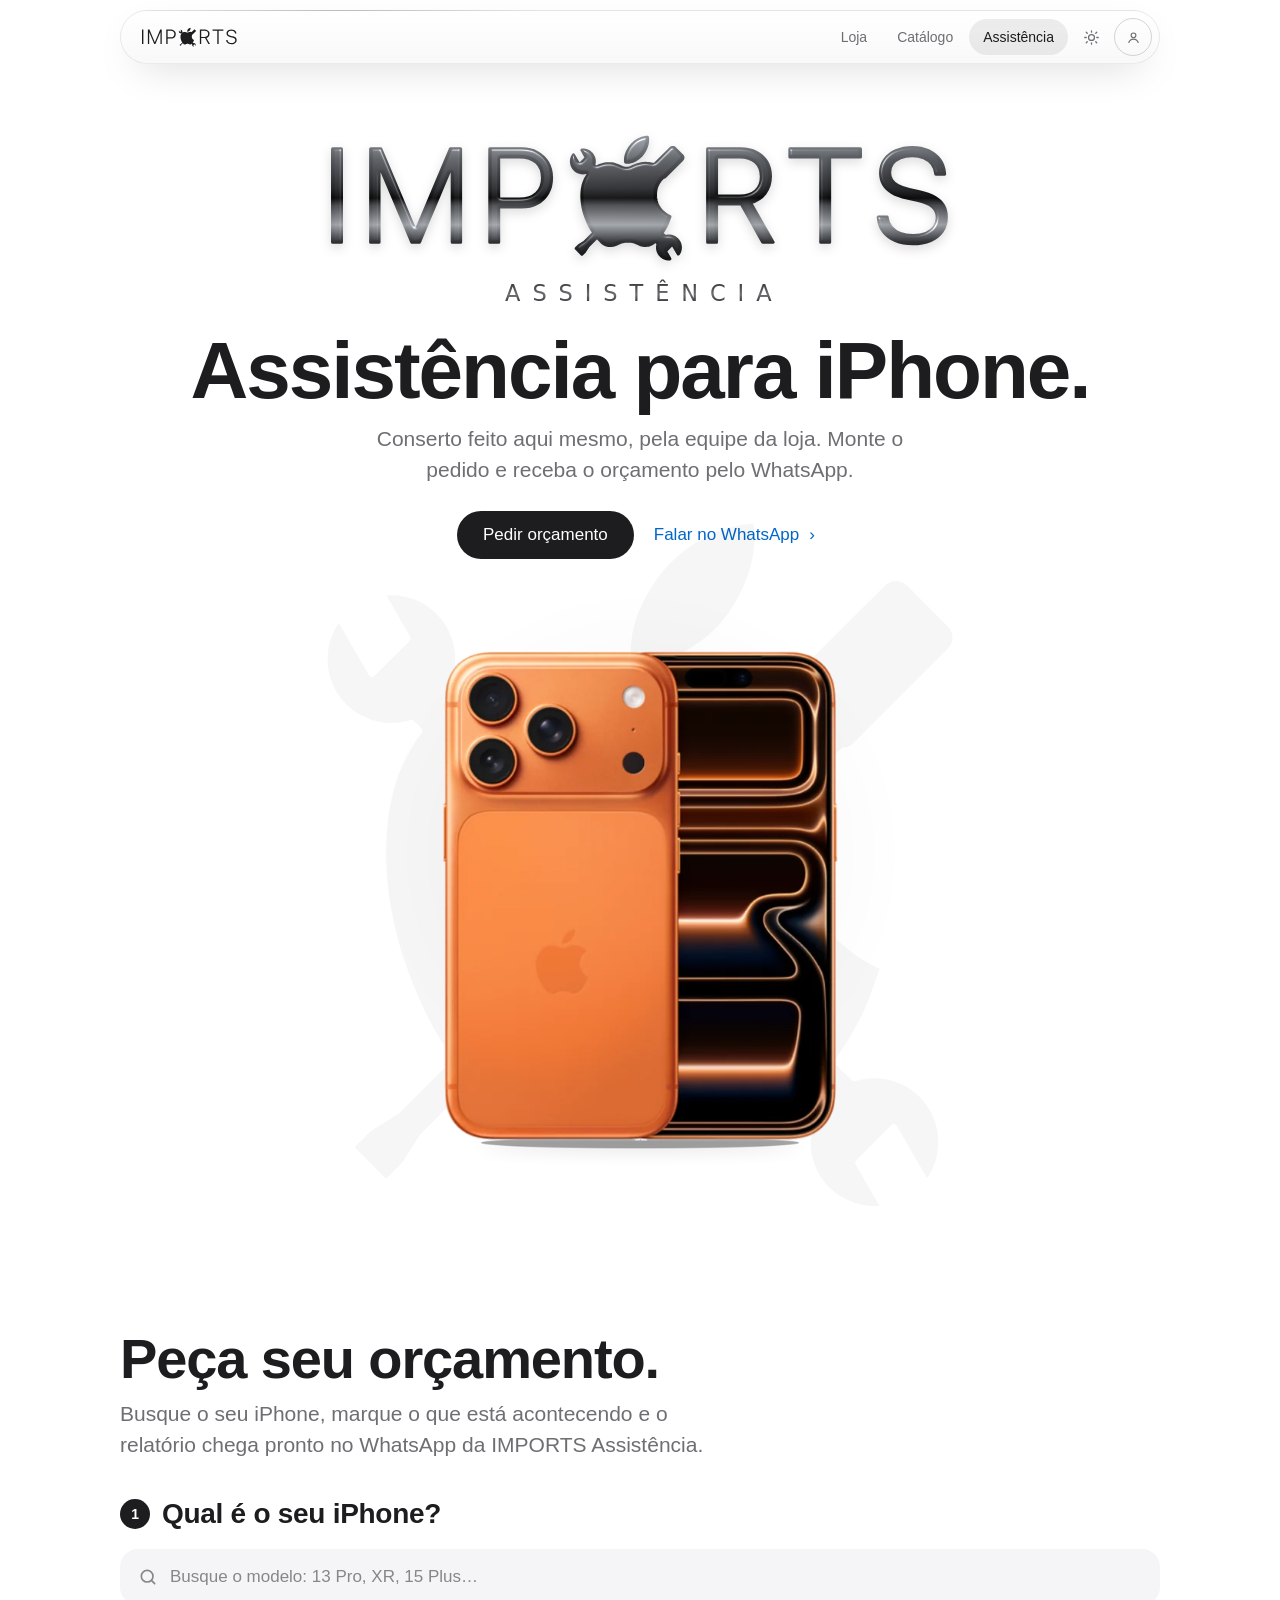
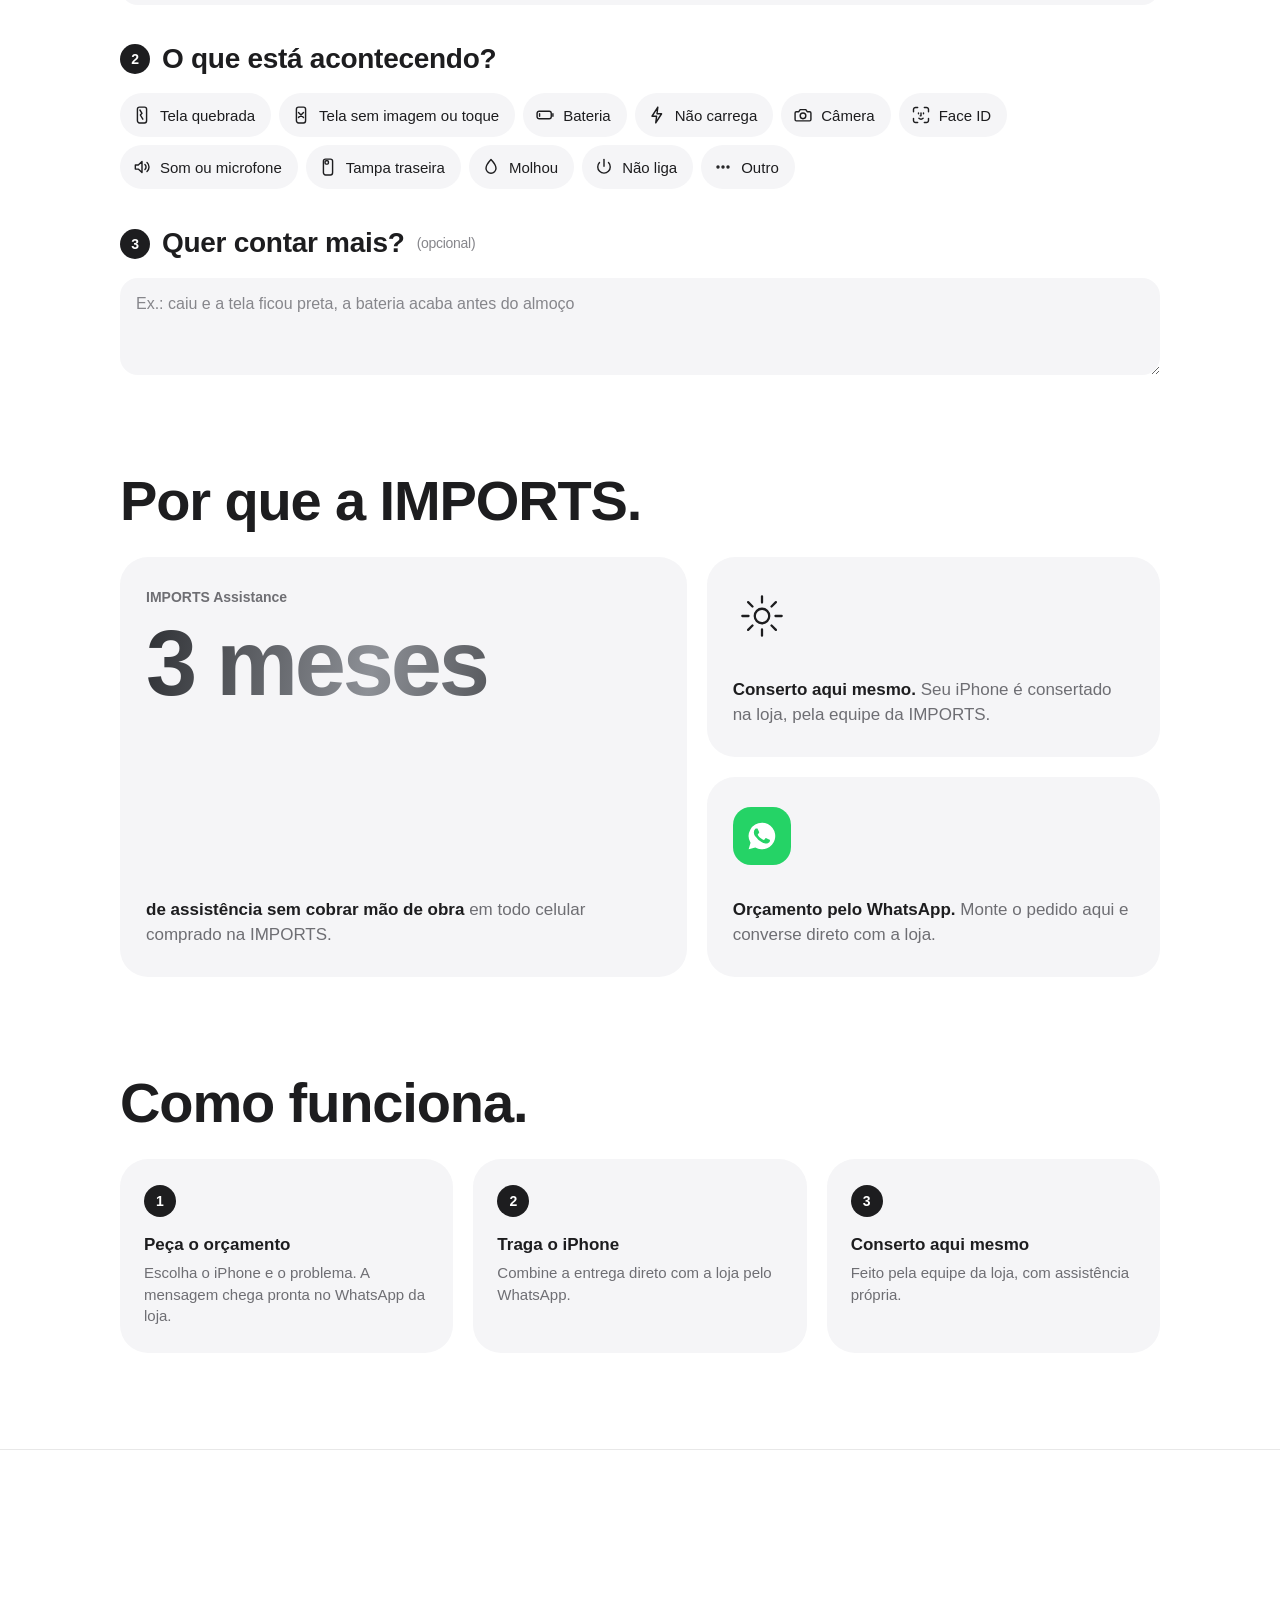
<file: assistencia.html>
<!doctype html>
<html lang="pt-BR" data-site="assist">
<head>
<meta charset="utf-8">
<meta name="viewport" content="width=device-width, initial-scale=1, viewport-fit=cover">
<meta name="theme-color" content="#000000">
<script>/* tema da assistência: o que a pessoa escolheu ou o do celular */(()=>{let t=null;try{t=localStorage.getItem("imprts.tema")}catch(e){}document.documentElement.dataset.theme=t||(matchMedia("(prefers-color-scheme: light)").matches?"light":"dark")})()</script>
<title>Imports Assistência</title>
<meta name="description" content="Assistência técnica de iPhone da Imports Brasil: conserto feito na loja, pela equipe da loja. Peça o orçamento pelo WhatsApp.">
<meta property="og:title" content="Imports Assistência">
<meta property="og:description" content="Assistência técnica de iPhone da Imports Brasil: conserto feito na loja, pela equipe da loja. Peça o orçamento pelo WhatsApp.">
<meta property="og:image" content="https://importsbrasil.com/img/og.jpg">
<meta property="og:image:width" content="1200"><meta property="og:image:height" content="630">
<meta property="og:type" content="website"><meta name="twitter:card" content="summary_large_image">
<link rel="icon" href="img/icon.png">
<link rel="preconnect" href="https://evaeprbbctemcnltjuwn.supabase.co" crossorigin>
<link rel="preload" as="image" href="img/pedra-m.webp" media="(max-width: 720px)">
<link rel="preload" as="image" href="img/pedra.webp" media="(min-width: 721px)">
<link rel="apple-touch-icon" href="img/icon.png">
<script>/* abertura da marca: só na primeira tela de cada visita */try{if(!sessionStorage.getItem("imprts.intro")&&!matchMedia("(prefers-reduced-motion: reduce)").matches){document.documentElement.classList.add("intro");sessionStorage.setItem("imprts.intro","1")}}catch(e){}</script>
<link rel="stylesheet" href="assets/style.css?v=1791127712">
<link rel="stylesheet" href="assets/assist.css?v=1791127712">
<script src="assets/config.js?v=1791127712"></script>
<script src="assets/app.js?v=1791127712" defer blocking="render"></script>
<script src="assets/iphones.js?v=1791127712" defer></script>
<script src="assets/assist.js?v=1791127712" defer></script>
</head>
<body data-page="assist">
<div class="intro-curtain" aria-hidden="true"><div class="zoom"><svg viewBox="-14.0 -4.0 474.0 136.0">
<defs>
<linearGradient id="intro-chrome" x1="0" y1="0" x2="0" y2="82" gradientUnits="userSpaceOnUse"><stop offset="0" stop-color="#fff"/><stop offset=".42" stop-color="#8d9096"/><stop offset=".5" stop-color="#5d6066"/><stop offset=".72" stop-color="#f5f6f7"/><stop offset="1" stop-color="#8d9096"/></linearGradient>
<linearGradient id="intro-shine" x1="0" y1="0" x2="1" y2="0"><stop offset=".4" stop-color="#fff" stop-opacity="0"/><stop offset=".5" stop-color="#fff" stop-opacity=".8"/><stop offset=".6" stop-color="#fff" stop-opacity="0"/>
<animateTransform attributeName="gradientTransform" type="translate" values="-1 0;1 0" dur="1.1s" begin=".2s" fill="freeze"/></linearGradient>
<clipPath id="intro-logo"><path d="M-9.00 79.27L-9.00 8.81L-2.36 8.81L-2.36 79.27ZM19.78 79.27L19.78 8.81L27.40 8.81L53.59 70.90L53.85 70.90L80.03 8.81L87.65 8.81L87.65 79.27L81.41 79.27L81.41 21.30L78.24 21.30L85.72 10.33L56.61 79.27L50.82 79.27L21.72 10.33L29.19 21.30L26.02 21.30L26.02 79.27ZM113.12 52.69L113.12 46.75L132.22 46.75Q140.39 46.75 145.00 42.49Q149.61 38.23 149.61 30.79L149.61 30.69Q149.61 23.20 145.00 18.97Q140.39 14.74 132.22 14.74L113.12 14.74L113.12 8.81L133.76 8.81Q140.49 8.81 145.57 11.52Q150.65 14.24 153.51 19.16Q156.38 24.07 156.38 30.63L156.38 30.72Q156.38 37.27 153.51 42.22Q150.65 47.17 145.57 49.93Q140.49 52.69 133.76 52.69ZM109.80 79.27L109.80 8.81L116.43 8.81L116.43 79.27ZM274.40 79.27L274.40 8.81L299.26 8.81Q306.14 8.81 311.19 11.34Q316.25 13.88 319.01 18.51Q321.78 23.13 321.78 29.42L321.78 29.52Q321.78 36.95 317.76 42.21Q313.74 47.47 306.68 49.34L323.78 79.27L316.01 79.27L299.82 50.37Q299.50 50.39 299.10 50.40Q298.70 50.42 298.36 50.42L281.03 50.42L281.03 79.27ZM281.03 44.51L298.73 44.51Q306.40 44.51 310.68 40.61Q314.95 36.70 314.95 29.65L314.95 29.55Q314.95 22.58 310.55 18.66Q306.15 14.74 298.46 14.74L281.03 14.74ZM359.84 79.27L359.84 14.81L336.55 14.81L336.55 8.81L389.77 8.81L389.77 14.81L366.48 14.81L366.48 79.27ZM429.32 80.38Q421.86 80.38 416.17 77.99Q410.47 75.61 407.13 71.22Q403.79 66.84 403.35 60.89L403.31 60.22L409.94 60.22L410.02 60.89Q410.53 64.95 413.07 67.95Q415.62 70.95 419.86 72.59Q424.10 74.24 429.66 74.24Q435.18 74.24 439.27 72.59Q443.36 70.94 445.62 67.91Q447.87 64.88 447.87 60.82L447.87 60.77Q447.87 55.56 444.32 52.47Q440.77 49.37 432.60 47.53L424.88 45.80Q418.06 44.27 413.68 41.74Q409.30 39.20 407.18 35.51Q405.06 31.81 405.06 26.82L405.06 26.76Q405.10 21.16 408.19 16.88Q411.28 12.59 416.69 10.14Q422.10 7.70 429.05 7.70Q435.86 7.70 441.19 10.15Q446.52 12.60 449.71 16.98Q452.90 21.37 453.32 27.16L453.37 27.85L446.74 27.85L446.65 27.20Q446.15 23.05 443.82 20.07Q441.49 17.09 437.69 15.46Q433.89 13.83 428.89 13.83Q423.81 13.83 419.97 15.44Q416.12 17.05 413.98 19.91Q411.83 22.77 411.83 26.59L411.83 26.66Q411.83 29.94 413.40 32.41Q414.98 34.89 418.25 36.62Q421.53 38.35 426.65 39.51L434.37 41.23Q441.58 42.83 446.04 45.35Q450.50 47.87 452.57 51.57Q454.64 55.27 454.64 60.47L454.64 60.52Q454.64 66.56 451.54 71.02Q448.44 75.49 442.75 77.93Q437.06 80.38 429.32 80.38Z"/></clipPath>
</defs>
<path class="wall" fill="#000" fill-rule="evenodd" d="M-30000 -30000H30000V30000H-30000ZM172.98 13.35L172.48 14.17L172.13 14.92L171.84 15.71L171.63 16.55L171.51 17.39L171.47 18.23L171.51 19.05L171.63 19.88L171.84 20.72L172.13 21.52L172.49 22.28L172.91 22.99L173.41 23.66L173.98 24.29L174.62 24.87L175.30 25.37L176.00 25.80L176.79 26.17L177.58 26.45L178.40 26.65L179.21 26.78L180.06 26.82L180.92 26.78L181.73 26.65L182.66 26.41L182.84 26.41L182.97 26.45L183.08 26.53L184.13 27.53L184.20 27.63L184.25 27.75L184.26 27.92L184.20 28.08L183.43 29.18L182.89 30.03L182.14 31.36L181.67 32.30L181.06 33.77L180.71 34.79L180.39 35.85L180.12 36.95L179.89 38.08L179.70 39.25L179.50 41.06L179.42 42.32L179.38 43.61L179.37 44.89L179.44 46.74L179.53 47.98L179.72 49.82L179.90 51.05L180.22 52.89L180.49 54.11L180.78 55.34L181.29 57.16L181.68 58.38L182.30 60.19L182.97 61.93L183.43 63.06L184.14 64.68L184.89 66.24L185.67 67.73L186.48 69.14L187.33 70.49L188.23 71.80L188.29 71.97L188.28 72.15L188.16 72.35L181.16 79.35L177.24 81.86L175.12 83.98L179.35 88.21L181.48 86.10L183.99 82.18L190.54 75.63L190.69 75.53L190.86 75.50L191.03 75.53L191.18 75.63L192.65 77.35L194.11 78.93L194.85 79.61L195.63 80.20L196.17 80.54L196.71 80.83L197.28 81.09L197.85 81.30L198.75 81.54L199.36 81.65L199.98 81.71L200.82 81.73L201.64 81.69L202.60 81.58L203.34 81.44L204.03 81.26L204.69 81.03L208.44 79.41L209.14 79.13L209.88 78.89L210.88 78.65L211.96 78.48L212.90 78.40L214.15 78.36L215.43 78.40L216.38 78.48L217.45 78.64L218.24 78.82L218.77 78.99L219.26 79.18L223.26 80.94L223.91 81.17L224.61 81.35L225.58 81.51L226.63 81.61L227.54 81.63L228.56 81.58L229.23 81.49L230.18 81.28L230.81 81.08L231.70 80.70L232.28 80.39L233.12 79.85L233.91 79.21L234.63 78.53L234.84 78.46L235.02 78.47L235.21 78.59L236.81 80.26L236.92 80.45L236.93 80.63L236.69 81.58L236.56 82.44L236.52 83.28L236.56 84.13L236.69 84.96L236.89 85.76L237.17 86.55L237.54 87.34L237.98 88.06L238.48 88.74L239.03 89.34L239.66 89.91L240.34 90.42L241.06 90.85L241.82 91.21L242.64 91.50L243.46 91.71L244.29 91.83L245.11 91.87L245.79 91.84L242.59 86.28L242.53 86.11L242.54 85.93L242.66 85.74L247.42 80.98L247.60 80.87L247.81 80.85L248.01 80.94L248.12 81.07L252.21 88.14L252.71 87.32L253.07 86.55L253.35 85.78L253.56 84.94L253.68 84.10L253.72 83.26L253.68 82.44L253.56 81.61L253.35 80.77L253.06 79.97L252.71 79.23L252.28 78.50L251.78 77.83L251.19 77.18L250.57 76.62L249.89 76.12L249.19 75.69L248.42 75.33L247.61 75.04L246.81 74.84L245.98 74.71L245.11 74.67L244.27 74.71L243.43 74.84L242.48 75.08L242.26 75.06L242.11 74.96L239.85 72.79L239.73 72.61L239.71 72.40L239.77 72.24L240.95 70.49L241.82 69.11L242.77 67.44L243.44 66.15L243.87 65.21L244.37 64.01L245.82 59.97L243.92 58.94L243.35 58.60L242.44 57.98L241.47 57.23L240.26 56.20L239.56 55.52L238.73 54.58L237.95 53.54L237.21 52.38L236.52 51.12L236.14 50.30L235.72 49.16L235.46 48.24L235.19 46.95L235.01 45.60L234.92 44.17L234.93 42.45L235.05 40.91L235.28 39.46L235.41 38.90L235.62 38.11L235.79 37.58L236.07 36.85L236.72 35.45L237.42 34.18L238.18 33.03L238.71 32.35L239.13 31.86L239.95 30.98L240.68 30.26L240.88 30.15L241.23 30.10L241.62 29.98L241.98 29.79L242.30 29.53L255.02 16.81L255.29 16.48L255.48 16.11L255.59 15.74L255.63 15.51L255.63 15.12L255.60 14.92L255.47 14.51L255.38 14.32L255.17 14.00L249.50 8.31L249.20 8.06L248.83 7.87L248.62 7.79L248.22 7.71L247.80 7.72L247.40 7.80L247.02 7.96L246.70 8.17L234.31 20.54L234.17 20.64L234.04 20.67L233.91 20.67L232.68 20.34L231.72 20.16L230.00 19.95L228.64 19.81L227.75 19.76L227.03 19.77L226.03 19.82L225.05 19.92L224.33 20.03L223.62 20.17L222.93 20.34L222.24 20.53L220.91 20.99L219.44 21.53L218.06 22.08L216.42 22.77L215.73 23.02L215.08 23.22L214.60 23.34L214.00 23.44L213.56 23.49L212.87 23.49L212.14 23.42L211.52 23.31L210.72 23.10L209.73 22.75L207.60 21.87L205.71 21.13L204.53 20.70L203.72 20.46L202.90 20.27L202.05 20.12L201.19 20.02L200.32 19.98L199.03 19.99L197.78 20.09L196.54 20.28L195.31 20.55L194.08 20.91L192.88 21.36L191.68 21.89L190.15 22.70L189.98 22.73L189.82 22.69L189.68 22.59L188.38 21.23L188.27 21.04L188.26 20.86L188.50 19.91L188.63 19.05L188.67 18.21L188.63 17.36L188.50 16.53L188.30 15.73L188.02 14.94L187.66 14.17L187.21 13.43L186.71 12.75L186.14 12.13L185.53 11.58L184.85 11.07L184.13 10.64L183.37 10.28L182.55 9.99L181.73 9.78L180.90 9.66L180.08 9.62L179.40 9.65L182.60 15.21L182.66 15.38L182.65 15.56L182.53 15.75L177.77 20.51L177.67 20.59L177.55 20.63L177.33 20.63L177.18 20.55L177.07 20.42ZM212.47 18.76L213.00 18.84L213.57 18.87L214.51 18.82L215.23 18.73L216.20 18.52L216.94 18.31L217.69 18.04L218.45 17.72L219.21 17.34L220.23 16.78L220.96 16.33L221.88 15.69L222.53 15.17L223.15 14.63L223.74 14.07L224.47 13.28L224.95 12.68L225.55 11.87L226.10 11.02L226.62 10.14L227.10 9.22L227.54 8.26L227.94 7.28L228.20 6.53L228.42 5.77L228.66 4.75L228.79 3.98L228.88 3.20L228.95 2.16L228.96 1.32L228.91 0.62L228.80 0.00L228.03 0.05L227.26 0.16L226.47 0.31L225.67 0.51L224.86 0.77L224.04 1.08L223.21 1.43L222.37 1.84L221.01 2.60L220.25 3.10L219.52 3.63L218.83 4.18L218.18 4.76L217.56 5.36L216.98 6.00L216.36 6.72L215.81 7.44L215.40 8.03L214.89 8.85L214.39 9.73L213.91 10.66L213.46 11.64L213.17 12.40L212.92 13.15L212.65 14.17L212.50 14.93L212.40 15.71L212.33 16.50L212.31 17.52L212.37 18.25Z"/>
<path class="plug" fill="#000" d="M172.98 13.35L172.48 14.17L172.13 14.92L171.84 15.71L171.63 16.55L171.51 17.39L171.47 18.23L171.51 19.05L171.63 19.88L171.84 20.72L172.13 21.52L172.49 22.28L172.91 22.99L173.41 23.66L173.98 24.29L174.62 24.87L175.30 25.37L176.00 25.80L176.79 26.17L177.58 26.45L178.40 26.65L179.21 26.78L180.06 26.82L180.92 26.78L181.73 26.65L182.66 26.41L182.84 26.41L182.97 26.45L183.08 26.53L184.13 27.53L184.20 27.63L184.25 27.75L184.26 27.92L184.20 28.08L183.43 29.18L182.89 30.03L182.14 31.36L181.67 32.30L181.06 33.77L180.71 34.79L180.39 35.85L180.12 36.95L179.89 38.08L179.70 39.25L179.50 41.06L179.42 42.32L179.38 43.61L179.37 44.89L179.44 46.74L179.53 47.98L179.72 49.82L179.90 51.05L180.22 52.89L180.49 54.11L180.78 55.34L181.29 57.16L181.68 58.38L182.30 60.19L182.97 61.93L183.43 63.06L184.14 64.68L184.89 66.24L185.67 67.73L186.48 69.14L187.33 70.49L188.23 71.80L188.29 71.97L188.28 72.15L188.16 72.35L181.16 79.35L177.24 81.86L175.12 83.98L179.35 88.21L181.48 86.10L183.99 82.18L190.54 75.63L190.69 75.53L190.86 75.50L191.03 75.53L191.18 75.63L192.65 77.35L194.11 78.93L194.85 79.61L195.63 80.20L196.17 80.54L196.71 80.83L197.28 81.09L197.85 81.30L198.75 81.54L199.36 81.65L199.98 81.71L200.82 81.73L201.64 81.69L202.60 81.58L203.34 81.44L204.03 81.26L204.69 81.03L208.44 79.41L209.14 79.13L209.88 78.89L210.88 78.65L211.96 78.48L212.90 78.40L214.15 78.36L215.43 78.40L216.38 78.48L217.45 78.64L218.24 78.82L218.77 78.99L219.26 79.18L223.26 80.94L223.91 81.17L224.61 81.35L225.58 81.51L226.63 81.61L227.54 81.63L228.56 81.58L229.23 81.49L230.18 81.28L230.81 81.08L231.70 80.70L232.28 80.39L233.12 79.85L233.91 79.21L234.63 78.53L234.84 78.46L235.02 78.47L235.21 78.59L236.81 80.26L236.92 80.45L236.93 80.63L236.69 81.58L236.56 82.44L236.52 83.28L236.56 84.13L236.69 84.96L236.89 85.76L237.17 86.55L237.54 87.34L237.98 88.06L238.48 88.74L239.03 89.34L239.66 89.91L240.34 90.42L241.06 90.85L241.82 91.21L242.64 91.50L243.46 91.71L244.29 91.83L245.11 91.87L245.79 91.84L242.59 86.28L242.53 86.11L242.54 85.93L242.66 85.74L247.42 80.98L247.60 80.87L247.81 80.85L248.01 80.94L248.12 81.07L252.21 88.14L252.71 87.32L253.07 86.55L253.35 85.78L253.56 84.94L253.68 84.10L253.72 83.26L253.68 82.44L253.56 81.61L253.35 80.77L253.06 79.97L252.71 79.23L252.28 78.50L251.78 77.83L251.19 77.18L250.57 76.62L249.89 76.12L249.19 75.69L248.42 75.33L247.61 75.04L246.81 74.84L245.98 74.71L245.11 74.67L244.27 74.71L243.43 74.84L242.48 75.08L242.26 75.06L242.11 74.96L239.85 72.79L239.73 72.61L239.71 72.40L239.77 72.24L240.95 70.49L241.82 69.11L242.77 67.44L243.44 66.15L243.87 65.21L244.37 64.01L245.82 59.97L243.92 58.94L243.35 58.60L242.44 57.98L241.47 57.23L240.26 56.20L239.56 55.52L238.73 54.58L237.95 53.54L237.21 52.38L236.52 51.12L236.14 50.30L235.72 49.16L235.46 48.24L235.19 46.95L235.01 45.60L234.92 44.17L234.93 42.45L235.05 40.91L235.28 39.46L235.41 38.90L235.62 38.11L235.79 37.58L236.07 36.85L236.72 35.45L237.42 34.18L238.18 33.03L238.71 32.35L239.13 31.86L239.95 30.98L240.68 30.26L240.88 30.15L241.23 30.10L241.62 29.98L241.98 29.79L242.30 29.53L255.02 16.81L255.29 16.48L255.48 16.11L255.59 15.74L255.63 15.51L255.63 15.12L255.60 14.92L255.47 14.51L255.38 14.32L255.17 14.00L249.50 8.31L249.20 8.06L248.83 7.87L248.62 7.79L248.22 7.71L247.80 7.72L247.40 7.80L247.02 7.96L246.70 8.17L234.31 20.54L234.17 20.64L234.04 20.67L233.91 20.67L232.68 20.34L231.72 20.16L230.00 19.95L228.64 19.81L227.75 19.76L227.03 19.77L226.03 19.82L225.05 19.92L224.33 20.03L223.62 20.17L222.93 20.34L222.24 20.53L220.91 20.99L219.44 21.53L218.06 22.08L216.42 22.77L215.73 23.02L215.08 23.22L214.60 23.34L214.00 23.44L213.56 23.49L212.87 23.49L212.14 23.42L211.52 23.31L210.72 23.10L209.73 22.75L207.60 21.87L205.71 21.13L204.53 20.70L203.72 20.46L202.90 20.27L202.05 20.12L201.19 20.02L200.32 19.98L199.03 19.99L197.78 20.09L196.54 20.28L195.31 20.55L194.08 20.91L192.88 21.36L191.68 21.89L190.15 22.70L189.98 22.73L189.82 22.69L189.68 22.59L188.38 21.23L188.27 21.04L188.26 20.86L188.50 19.91L188.63 19.05L188.67 18.21L188.63 17.36L188.50 16.53L188.30 15.73L188.02 14.94L187.66 14.17L187.21 13.43L186.71 12.75L186.14 12.13L185.53 11.58L184.85 11.07L184.13 10.64L183.37 10.28L182.55 9.99L181.73 9.78L180.90 9.66L180.08 9.62L179.40 9.65L182.60 15.21L182.66 15.38L182.65 15.56L182.53 15.75L177.77 20.51L177.67 20.59L177.55 20.63L177.33 20.63L177.18 20.55L177.07 20.42ZM212.47 18.76L213.00 18.84L213.57 18.87L214.51 18.82L215.23 18.73L216.20 18.52L216.94 18.31L217.69 18.04L218.45 17.72L219.21 17.34L220.23 16.78L220.96 16.33L221.88 15.69L222.53 15.17L223.15 14.63L223.74 14.07L224.47 13.28L224.95 12.68L225.55 11.87L226.10 11.02L226.62 10.14L227.10 9.22L227.54 8.26L227.94 7.28L228.20 6.53L228.42 5.77L228.66 4.75L228.79 3.98L228.88 3.20L228.95 2.16L228.96 1.32L228.91 0.62L228.80 0.00L228.03 0.05L227.26 0.16L226.47 0.31L225.67 0.51L224.86 0.77L224.04 1.08L223.21 1.43L222.37 1.84L221.01 2.60L220.25 3.10L219.52 3.63L218.83 4.18L218.18 4.76L217.56 5.36L216.98 6.00L216.36 6.72L215.81 7.44L215.40 8.03L214.89 8.85L214.39 9.73L213.91 10.66L213.46 11.64L213.17 12.40L212.92 13.15L212.65 14.17L212.50 14.93L212.40 15.71L212.33 16.50L212.31 17.52L212.37 18.25Z"/>
<g class="ink"><path fill="url(#intro-chrome)" d="M-9.00 79.27L-9.00 8.81L-2.36 8.81L-2.36 79.27ZM19.78 79.27L19.78 8.81L27.40 8.81L53.59 70.90L53.85 70.90L80.03 8.81L87.65 8.81L87.65 79.27L81.41 79.27L81.41 21.30L78.24 21.30L85.72 10.33L56.61 79.27L50.82 79.27L21.72 10.33L29.19 21.30L26.02 21.30L26.02 79.27ZM113.12 52.69L113.12 46.75L132.22 46.75Q140.39 46.75 145.00 42.49Q149.61 38.23 149.61 30.79L149.61 30.69Q149.61 23.20 145.00 18.97Q140.39 14.74 132.22 14.74L113.12 14.74L113.12 8.81L133.76 8.81Q140.49 8.81 145.57 11.52Q150.65 14.24 153.51 19.16Q156.38 24.07 156.38 30.63L156.38 30.72Q156.38 37.27 153.51 42.22Q150.65 47.17 145.57 49.93Q140.49 52.69 133.76 52.69ZM109.80 79.27L109.80 8.81L116.43 8.81L116.43 79.27ZM274.40 79.27L274.40 8.81L299.26 8.81Q306.14 8.81 311.19 11.34Q316.25 13.88 319.01 18.51Q321.78 23.13 321.78 29.42L321.78 29.52Q321.78 36.95 317.76 42.21Q313.74 47.47 306.68 49.34L323.78 79.27L316.01 79.27L299.82 50.37Q299.50 50.39 299.10 50.40Q298.70 50.42 298.36 50.42L281.03 50.42L281.03 79.27ZM281.03 44.51L298.73 44.51Q306.40 44.51 310.68 40.61Q314.95 36.70 314.95 29.65L314.95 29.55Q314.95 22.58 310.55 18.66Q306.15 14.74 298.46 14.74L281.03 14.74ZM359.84 79.27L359.84 14.81L336.55 14.81L336.55 8.81L389.77 8.81L389.77 14.81L366.48 14.81L366.48 79.27ZM429.32 80.38Q421.86 80.38 416.17 77.99Q410.47 75.61 407.13 71.22Q403.79 66.84 403.35 60.89L403.31 60.22L409.94 60.22L410.02 60.89Q410.53 64.95 413.07 67.95Q415.62 70.95 419.86 72.59Q424.10 74.24 429.66 74.24Q435.18 74.24 439.27 72.59Q443.36 70.94 445.62 67.91Q447.87 64.88 447.87 60.82L447.87 60.77Q447.87 55.56 444.32 52.47Q440.77 49.37 432.60 47.53L424.88 45.80Q418.06 44.27 413.68 41.74Q409.30 39.20 407.18 35.51Q405.06 31.81 405.06 26.82L405.06 26.76Q405.10 21.16 408.19 16.88Q411.28 12.59 416.69 10.14Q422.10 7.70 429.05 7.70Q435.86 7.70 441.19 10.15Q446.52 12.60 449.71 16.98Q452.90 21.37 453.32 27.16L453.37 27.85L446.74 27.85L446.65 27.20Q446.15 23.05 443.82 20.07Q441.49 17.09 437.69 15.46Q433.89 13.83 428.89 13.83Q423.81 13.83 419.97 15.44Q416.12 17.05 413.98 19.91Q411.83 22.77 411.83 26.59L411.83 26.66Q411.83 29.94 413.40 32.41Q414.98 34.89 418.25 36.62Q421.53 38.35 426.65 39.51L434.37 41.23Q441.58 42.83 446.04 45.35Q450.50 47.87 452.57 51.57Q454.64 55.27 454.64 60.47L454.64 60.52Q454.64 66.56 451.54 71.02Q448.44 75.49 442.75 77.93Q437.06 80.38 429.32 80.38Z"/><path class="silver" fill="url(#intro-chrome)" d="M172.98 13.35L172.48 14.17L172.13 14.92L171.84 15.71L171.63 16.55L171.51 17.39L171.47 18.23L171.51 19.05L171.63 19.88L171.84 20.72L172.13 21.52L172.49 22.28L172.91 22.99L173.41 23.66L173.98 24.29L174.62 24.87L175.30 25.37L176.00 25.80L176.79 26.17L177.58 26.45L178.40 26.65L179.21 26.78L180.06 26.82L180.92 26.78L181.73 26.65L182.66 26.41L182.84 26.41L182.97 26.45L183.08 26.53L184.13 27.53L184.20 27.63L184.25 27.75L184.26 27.92L184.20 28.08L183.43 29.18L182.89 30.03L182.14 31.36L181.67 32.30L181.06 33.77L180.71 34.79L180.39 35.85L180.12 36.95L179.89 38.08L179.70 39.25L179.50 41.06L179.42 42.32L179.38 43.61L179.37 44.89L179.44 46.74L179.53 47.98L179.72 49.82L179.90 51.05L180.22 52.89L180.49 54.11L180.78 55.34L181.29 57.16L181.68 58.38L182.30 60.19L182.97 61.93L183.43 63.06L184.14 64.68L184.89 66.24L185.67 67.73L186.48 69.14L187.33 70.49L188.23 71.80L188.29 71.97L188.28 72.15L188.16 72.35L181.16 79.35L177.24 81.86L175.12 83.98L179.35 88.21L181.48 86.10L183.99 82.18L190.54 75.63L190.69 75.53L190.86 75.50L191.03 75.53L191.18 75.63L192.65 77.35L194.11 78.93L194.85 79.61L195.63 80.20L196.17 80.54L196.71 80.83L197.28 81.09L197.85 81.30L198.75 81.54L199.36 81.65L199.98 81.71L200.82 81.73L201.64 81.69L202.60 81.58L203.34 81.44L204.03 81.26L204.69 81.03L208.44 79.41L209.14 79.13L209.88 78.89L210.88 78.65L211.96 78.48L212.90 78.40L214.15 78.36L215.43 78.40L216.38 78.48L217.45 78.64L218.24 78.82L218.77 78.99L219.26 79.18L223.26 80.94L223.91 81.17L224.61 81.35L225.58 81.51L226.63 81.61L227.54 81.63L228.56 81.58L229.23 81.49L230.18 81.28L230.81 81.08L231.70 80.70L232.28 80.39L233.12 79.85L233.91 79.21L234.63 78.53L234.84 78.46L235.02 78.47L235.21 78.59L236.81 80.26L236.92 80.45L236.93 80.63L236.69 81.58L236.56 82.44L236.52 83.28L236.56 84.13L236.69 84.96L236.89 85.76L237.17 86.55L237.54 87.34L237.98 88.06L238.48 88.74L239.03 89.34L239.66 89.91L240.34 90.42L241.06 90.85L241.82 91.21L242.64 91.50L243.46 91.71L244.29 91.83L245.11 91.87L245.79 91.84L242.59 86.28L242.53 86.11L242.54 85.93L242.66 85.74L247.42 80.98L247.60 80.87L247.81 80.85L248.01 80.94L248.12 81.07L252.21 88.14L252.71 87.32L253.07 86.55L253.35 85.78L253.56 84.94L253.68 84.10L253.72 83.26L253.68 82.44L253.56 81.61L253.35 80.77L253.06 79.97L252.71 79.23L252.28 78.50L251.78 77.83L251.19 77.18L250.57 76.62L249.89 76.12L249.19 75.69L248.42 75.33L247.61 75.04L246.81 74.84L245.98 74.71L245.11 74.67L244.27 74.71L243.43 74.84L242.48 75.08L242.26 75.06L242.11 74.96L239.85 72.79L239.73 72.61L239.71 72.40L239.77 72.24L240.95 70.49L241.82 69.11L242.77 67.44L243.44 66.15L243.87 65.21L244.37 64.01L245.82 59.97L243.92 58.94L243.35 58.60L242.44 57.98L241.47 57.23L240.26 56.20L239.56 55.52L238.73 54.58L237.95 53.54L237.21 52.38L236.52 51.12L236.14 50.30L235.72 49.16L235.46 48.24L235.19 46.95L235.01 45.60L234.92 44.17L234.93 42.45L235.05 40.91L235.28 39.46L235.41 38.90L235.62 38.11L235.79 37.58L236.07 36.85L236.72 35.45L237.42 34.18L238.18 33.03L238.71 32.35L239.13 31.86L239.95 30.98L240.68 30.26L240.88 30.15L241.23 30.10L241.62 29.98L241.98 29.79L242.30 29.53L255.02 16.81L255.29 16.48L255.48 16.11L255.59 15.74L255.63 15.51L255.63 15.12L255.60 14.92L255.47 14.51L255.38 14.32L255.17 14.00L249.50 8.31L249.20 8.06L248.83 7.87L248.62 7.79L248.22 7.71L247.80 7.72L247.40 7.80L247.02 7.96L246.70 8.17L234.31 20.54L234.17 20.64L234.04 20.67L233.91 20.67L232.68 20.34L231.72 20.16L230.00 19.95L228.64 19.81L227.75 19.76L227.03 19.77L226.03 19.82L225.05 19.92L224.33 20.03L223.62 20.17L222.93 20.34L222.24 20.53L220.91 20.99L219.44 21.53L218.06 22.08L216.42 22.77L215.73 23.02L215.08 23.22L214.60 23.34L214.00 23.44L213.56 23.49L212.87 23.49L212.14 23.42L211.52 23.31L210.72 23.10L209.73 22.75L207.60 21.87L205.71 21.13L204.53 20.70L203.72 20.46L202.90 20.27L202.05 20.12L201.19 20.02L200.32 19.98L199.03 19.99L197.78 20.09L196.54 20.28L195.31 20.55L194.08 20.91L192.88 21.36L191.68 21.89L190.15 22.70L189.98 22.73L189.82 22.69L189.68 22.59L188.38 21.23L188.27 21.04L188.26 20.86L188.50 19.91L188.63 19.05L188.67 18.21L188.63 17.36L188.50 16.53L188.30 15.73L188.02 14.94L187.66 14.17L187.21 13.43L186.71 12.75L186.14 12.13L185.53 11.58L184.85 11.07L184.13 10.64L183.37 10.28L182.55 9.99L181.73 9.78L180.90 9.66L180.08 9.62L179.40 9.65L182.60 15.21L182.66 15.38L182.65 15.56L182.53 15.75L177.77 20.51L177.67 20.59L177.55 20.63L177.33 20.63L177.18 20.55L177.07 20.42ZM212.47 18.76L213.00 18.84L213.57 18.87L214.51 18.82L215.23 18.73L216.20 18.52L216.94 18.31L217.69 18.04L218.45 17.72L219.21 17.34L220.23 16.78L220.96 16.33L221.88 15.69L222.53 15.17L223.15 14.63L223.74 14.07L224.47 13.28L224.95 12.68L225.55 11.87L226.10 11.02L226.62 10.14L227.10 9.22L227.54 8.26L227.94 7.28L228.20 6.53L228.42 5.77L228.66 4.75L228.79 3.98L228.88 3.20L228.95 2.16L228.96 1.32L228.91 0.62L228.80 0.00L228.03 0.05L227.26 0.16L226.47 0.31L225.67 0.51L224.86 0.77L224.04 1.08L223.21 1.43L222.37 1.84L221.01 2.60L220.25 3.10L219.52 3.63L218.83 4.18L218.18 4.76L217.56 5.36L216.98 6.00L216.36 6.72L215.81 7.44L215.40 8.03L214.89 8.85L214.39 9.73L213.91 10.66L213.46 11.64L213.17 12.40L212.92 13.15L212.65 14.17L212.50 14.93L212.40 15.71L212.33 16.50L212.31 17.52L212.37 18.25Z"/>
<rect class="shine" clip-path="url(#intro-logo)" x="-14.0" y="-4.0" width="474.0" height="100" fill="url(#intro-shine)"/>
<g fill="#c9cbcf"><text x="226.5" y="124.0" text-anchor="middle" font-family="-apple-system, BlinkMacSystemFont, system-ui, Segoe UI, Roboto, sans-serif" font-size="17" font-weight="500" letter-spacing="9">ASSISTÊNCIA</text></g></g>
</svg></div></div>
<nav class="nav">
  <a href="assistencia.html" style="color:var(--text)" aria-label="IMPORTS Assistência, início"><svg class="logo logo-assist" viewBox="-14.0 -4.0 474.0 98" role="img" aria-label="IMPORTS Assistência"><path fill="currentColor" d="M-9.00 79.27L-9.00 8.81L-2.36 8.81L-2.36 79.27ZM19.78 79.27L19.78 8.81L27.40 8.81L53.59 70.90L53.85 70.90L80.03 8.81L87.65 8.81L87.65 79.27L81.41 79.27L81.41 21.30L78.24 21.30L85.72 10.33L56.61 79.27L50.82 79.27L21.72 10.33L29.19 21.30L26.02 21.30L26.02 79.27ZM113.12 52.69L113.12 46.75L132.22 46.75Q140.39 46.75 145.00 42.49Q149.61 38.23 149.61 30.79L149.61 30.69Q149.61 23.20 145.00 18.97Q140.39 14.74 132.22 14.74L113.12 14.74L113.12 8.81L133.76 8.81Q140.49 8.81 145.57 11.52Q150.65 14.24 153.51 19.16Q156.38 24.07 156.38 30.63L156.38 30.72Q156.38 37.27 153.51 42.22Q150.65 47.17 145.57 49.93Q140.49 52.69 133.76 52.69ZM109.80 79.27L109.80 8.81L116.43 8.81L116.43 79.27ZM274.40 79.27L274.40 8.81L299.26 8.81Q306.14 8.81 311.19 11.34Q316.25 13.88 319.01 18.51Q321.78 23.13 321.78 29.42L321.78 29.52Q321.78 36.95 317.76 42.21Q313.74 47.47 306.68 49.34L323.78 79.27L316.01 79.27L299.82 50.37Q299.50 50.39 299.10 50.40Q298.70 50.42 298.36 50.42L281.03 50.42L281.03 79.27ZM281.03 44.51L298.73 44.51Q306.40 44.51 310.68 40.61Q314.95 36.70 314.95 29.65L314.95 29.55Q314.95 22.58 310.55 18.66Q306.15 14.74 298.46 14.74L281.03 14.74ZM359.84 79.27L359.84 14.81L336.55 14.81L336.55 8.81L389.77 8.81L389.77 14.81L366.48 14.81L366.48 79.27ZM429.32 80.38Q421.86 80.38 416.17 77.99Q410.47 75.61 407.13 71.22Q403.79 66.84 403.35 60.89L403.31 60.22L409.94 60.22L410.02 60.89Q410.53 64.95 413.07 67.95Q415.62 70.95 419.86 72.59Q424.10 74.24 429.66 74.24Q435.18 74.24 439.27 72.59Q443.36 70.94 445.62 67.91Q447.87 64.88 447.87 60.82L447.87 60.77Q447.87 55.56 444.32 52.47Q440.77 49.37 432.60 47.53L424.88 45.80Q418.06 44.27 413.68 41.74Q409.30 39.20 407.18 35.51Q405.06 31.81 405.06 26.82L405.06 26.76Q405.10 21.16 408.19 16.88Q411.28 12.59 416.69 10.14Q422.10 7.70 429.05 7.70Q435.86 7.70 441.19 10.15Q446.52 12.60 449.71 16.98Q452.90 21.37 453.32 27.16L453.37 27.85L446.74 27.85L446.65 27.20Q446.15 23.05 443.82 20.07Q441.49 17.09 437.69 15.46Q433.89 13.83 428.89 13.83Q423.81 13.83 419.97 15.44Q416.12 17.05 413.98 19.91Q411.83 22.77 411.83 26.59L411.83 26.66Q411.83 29.94 413.40 32.41Q414.98 34.89 418.25 36.62Q421.53 38.35 426.65 39.51L434.37 41.23Q441.58 42.83 446.04 45.35Q450.50 47.87 452.57 51.57Q454.64 55.27 454.64 60.47L454.64 60.52Q454.64 66.56 451.54 71.02Q448.44 75.49 442.75 77.93Q437.06 80.38 429.32 80.38ZM172.98 13.35L172.48 14.17L172.13 14.92L171.84 15.71L171.63 16.55L171.51 17.39L171.47 18.23L171.51 19.05L171.63 19.88L171.84 20.72L172.13 21.52L172.49 22.28L172.91 22.99L173.41 23.66L173.98 24.29L174.62 24.87L175.30 25.37L176.00 25.80L176.79 26.17L177.58 26.45L178.40 26.65L179.21 26.78L180.06 26.82L180.92 26.78L181.73 26.65L182.66 26.41L182.84 26.41L182.97 26.45L183.08 26.53L184.13 27.53L184.20 27.63L184.25 27.75L184.26 27.92L184.20 28.08L183.43 29.18L182.89 30.03L182.14 31.36L181.67 32.30L181.06 33.77L180.71 34.79L180.39 35.85L180.12 36.95L179.89 38.08L179.70 39.25L179.50 41.06L179.42 42.32L179.38 43.61L179.37 44.89L179.44 46.74L179.53 47.98L179.72 49.82L179.90 51.05L180.22 52.89L180.49 54.11L180.78 55.34L181.29 57.16L181.68 58.38L182.30 60.19L182.97 61.93L183.43 63.06L184.14 64.68L184.89 66.24L185.67 67.73L186.48 69.14L187.33 70.49L188.23 71.80L188.29 71.97L188.28 72.15L188.16 72.35L181.16 79.35L177.24 81.86L175.12 83.98L179.35 88.21L181.48 86.10L183.99 82.18L190.54 75.63L190.69 75.53L190.86 75.50L191.03 75.53L191.18 75.63L192.65 77.35L194.11 78.93L194.85 79.61L195.63 80.20L196.17 80.54L196.71 80.83L197.28 81.09L197.85 81.30L198.75 81.54L199.36 81.65L199.98 81.71L200.82 81.73L201.64 81.69L202.60 81.58L203.34 81.44L204.03 81.26L204.69 81.03L208.44 79.41L209.14 79.13L209.88 78.89L210.88 78.65L211.96 78.48L212.90 78.40L214.15 78.36L215.43 78.40L216.38 78.48L217.45 78.64L218.24 78.82L218.77 78.99L219.26 79.18L223.26 80.94L223.91 81.17L224.61 81.35L225.58 81.51L226.63 81.61L227.54 81.63L228.56 81.58L229.23 81.49L230.18 81.28L230.81 81.08L231.70 80.70L232.28 80.39L233.12 79.85L233.91 79.21L234.63 78.53L234.84 78.46L235.02 78.47L235.21 78.59L236.81 80.26L236.92 80.45L236.93 80.63L236.69 81.58L236.56 82.44L236.52 83.28L236.56 84.13L236.69 84.96L236.89 85.76L237.17 86.55L237.54 87.34L237.98 88.06L238.48 88.74L239.03 89.34L239.66 89.91L240.34 90.42L241.06 90.85L241.82 91.21L242.64 91.50L243.46 91.71L244.29 91.83L245.11 91.87L245.79 91.84L242.59 86.28L242.53 86.11L242.54 85.93L242.66 85.74L247.42 80.98L247.60 80.87L247.81 80.85L248.01 80.94L248.12 81.07L252.21 88.14L252.71 87.32L253.07 86.55L253.35 85.78L253.56 84.94L253.68 84.10L253.72 83.26L253.68 82.44L253.56 81.61L253.35 80.77L253.06 79.97L252.71 79.23L252.28 78.50L251.78 77.83L251.19 77.18L250.57 76.62L249.89 76.12L249.19 75.69L248.42 75.33L247.61 75.04L246.81 74.84L245.98 74.71L245.11 74.67L244.27 74.71L243.43 74.84L242.48 75.08L242.26 75.06L242.11 74.96L239.85 72.79L239.73 72.61L239.71 72.40L239.77 72.24L240.95 70.49L241.82 69.11L242.77 67.44L243.44 66.15L243.87 65.21L244.37 64.01L245.82 59.97L243.92 58.94L243.35 58.60L242.44 57.98L241.47 57.23L240.26 56.20L239.56 55.52L238.73 54.58L237.95 53.54L237.21 52.38L236.52 51.12L236.14 50.30L235.72 49.16L235.46 48.24L235.19 46.95L235.01 45.60L234.92 44.17L234.93 42.45L235.05 40.91L235.28 39.46L235.41 38.90L235.62 38.11L235.79 37.58L236.07 36.85L236.72 35.45L237.42 34.18L238.18 33.03L238.71 32.35L239.13 31.86L239.95 30.98L240.68 30.26L240.88 30.15L241.23 30.10L241.62 29.98L241.98 29.79L242.30 29.53L255.02 16.81L255.29 16.48L255.48 16.11L255.59 15.74L255.63 15.51L255.63 15.12L255.60 14.92L255.47 14.51L255.38 14.32L255.17 14.00L249.50 8.31L249.20 8.06L248.83 7.87L248.62 7.79L248.22 7.71L247.80 7.72L247.40 7.80L247.02 7.96L246.70 8.17L234.31 20.54L234.17 20.64L234.04 20.67L233.91 20.67L232.68 20.34L231.72 20.16L230.00 19.95L228.64 19.81L227.75 19.76L227.03 19.77L226.03 19.82L225.05 19.92L224.33 20.03L223.62 20.17L222.93 20.34L222.24 20.53L220.91 20.99L219.44 21.53L218.06 22.08L216.42 22.77L215.73 23.02L215.08 23.22L214.60 23.34L214.00 23.44L213.56 23.49L212.87 23.49L212.14 23.42L211.52 23.31L210.72 23.10L209.73 22.75L207.60 21.87L205.71 21.13L204.53 20.70L203.72 20.46L202.90 20.27L202.05 20.12L201.19 20.02L200.32 19.98L199.03 19.99L197.78 20.09L196.54 20.28L195.31 20.55L194.08 20.91L192.88 21.36L191.68 21.89L190.15 22.70L189.98 22.73L189.82 22.69L189.68 22.59L188.38 21.23L188.27 21.04L188.26 20.86L188.50 19.91L188.63 19.05L188.67 18.21L188.63 17.36L188.50 16.53L188.30 15.73L188.02 14.94L187.66 14.17L187.21 13.43L186.71 12.75L186.14 12.13L185.53 11.58L184.85 11.07L184.13 10.64L183.37 10.28L182.55 9.99L181.73 9.78L180.90 9.66L180.08 9.62L179.40 9.65L182.60 15.21L182.66 15.38L182.65 15.56L182.53 15.75L177.77 20.51L177.67 20.59L177.55 20.63L177.33 20.63L177.18 20.55L177.07 20.42ZM212.47 18.76L213.00 18.84L213.57 18.87L214.51 18.82L215.23 18.73L216.20 18.52L216.94 18.31L217.69 18.04L218.45 17.72L219.21 17.34L220.23 16.78L220.96 16.33L221.88 15.69L222.53 15.17L223.15 14.63L223.74 14.07L224.47 13.28L224.95 12.68L225.55 11.87L226.10 11.02L226.62 10.14L227.10 9.22L227.54 8.26L227.94 7.28L228.20 6.53L228.42 5.77L228.66 4.75L228.79 3.98L228.88 3.20L228.95 2.16L228.96 1.32L228.91 0.62L228.80 0.00L228.03 0.05L227.26 0.16L226.47 0.31L225.67 0.51L224.86 0.77L224.04 1.08L223.21 1.43L222.37 1.84L221.01 2.60L220.25 3.10L219.52 3.63L218.83 4.18L218.18 4.76L217.56 5.36L216.98 6.00L216.36 6.72L215.81 7.44L215.40 8.03L214.89 8.85L214.39 9.73L213.91 10.66L213.46 11.64L213.17 12.40L212.92 13.15L212.65 14.17L212.50 14.93L212.40 15.71L212.33 16.50L212.31 17.52L212.37 18.25Z"/></svg></a>
  <div class="nav-links"><a href="./">Loja</a><a class="hide-m" href="./#catalogo">Catálogo</a><a href="assistencia.html" aria-current="page">Assistência</a><button class="theme-btn" data-theme-btn aria-label="Trocar tema claro ou escuro"><svg class="moon" viewBox="0 0 24 24" fill="currentColor"><path d="M20 14.5A8 8 0 0 1 9.5 4a8 8 0 1 0 10.5 10.5Z"/></svg><svg class="sun" viewBox="0 0 24 24" fill="none" stroke="currentColor" stroke-width="1.8" stroke-linecap="round"><circle cx="12" cy="12" r="4.2"/><path d="M12 2.5v2M12 19.5v2M4.6 4.6l1.4 1.4M18 18l1.4 1.4M2.5 12h2M19.5 12h2M4.6 19.4 6 18M18 6l1.4-1.4"/></svg></button><button class="acct" data-conta aria-label="Sua conta"></button></div>
</nav>
<header class="a-hero">
  <div class="wrap">
    <h1 class="a-logo"><svg class="logo logo-hero logo-assist" viewBox="-14.0 -4.0 474.0 136.0" role="img" aria-label="IMPORTS Assistência">
<defs>
<linearGradient id="chrome" x1="0" y1="0" x2="0" y2="1"><stop offset="0" style="stop-color:var(--ch0, #ffffff)"/><stop offset="0.18" style="stop-color:var(--ch1, #e9eaed)"/><stop offset="0.42" style="stop-color:var(--ch2, #8d9096)"/><stop offset="0.5" style="stop-color:var(--ch3, #5d6066)"/><stop offset="0.56" style="stop-color:var(--ch4, #c9cbcf)"/><stop offset="0.72" style="stop-color:var(--ch5, #f5f6f7)"/><stop offset="0.86" style="stop-color:var(--ch6, #a3a6ab)"/><stop offset="1" style="stop-color:var(--ch7, #6e7176)"/></linearGradient>
<linearGradient id="chrome-t" x1="0" y1="110.0" x2="0" y2="126.0" gradientUnits="userSpaceOnUse"><stop offset="0" style="stop-color:var(--ct0, #ffffff)"/><stop offset=".55" style="stop-color:var(--ct1, #9c9fa5)"/><stop offset="1" style="stop-color:var(--ct2, #e9eaed)"/></linearGradient>
<linearGradient id="shine" x1="0" y1="0" x2="1" y2="0" gradientUnits="objectBoundingBox">
<stop offset="0" stop-color="#fff" stop-opacity="0"/><stop offset=".45" stop-color="#fff" stop-opacity="0"/><stop offset=".5" stop-color="#fff" stop-opacity=".85"/><stop offset=".55" stop-color="#fff" stop-opacity="0"/><stop offset="1" stop-color="#fff" stop-opacity="0"/>
<animateTransform attributeName="gradientTransform" type="translate" values="-1 0;1 0;1 0" keyTimes="0;.55;1" dur="6s" begin="1.6s" repeatCount="indefinite"/>
</linearGradient>
<filter id="bevel" x="-5%" y="-20%" width="110%" height="150%" color-interpolation-filters="sRGB">
<feGaussianBlur in="SourceAlpha" stdDeviation="1.1" result="b"/>
<feSpecularLighting in="b" surfaceScale="2.6" specularConstant=".9" specularExponent="22" lighting-color="#ffffff" result="s"><fePointLight x="156" y="-140" z="160"/></feSpecularLighting>
<feComposite in="s" in2="SourceAlpha" operator="in" result="s2"/>
<feComposite in="SourceGraphic" in2="s2" operator="arithmetic" k1="0" k2="1" k3=".55" k4="0" result="lit"/>
<feDropShadow in="lit" dx="0" dy="3" stdDeviation="4" flood-color="#000" style="flood-opacity:var(--logo-shadow, .75)"/>
</filter>
<clipPath id="letters"><path d="M-9.00 79.27L-9.00 8.81L-2.36 8.81L-2.36 79.27ZM19.78 79.27L19.78 8.81L27.40 8.81L53.59 70.90L53.85 70.90L80.03 8.81L87.65 8.81L87.65 79.27L81.41 79.27L81.41 21.30L78.24 21.30L85.72 10.33L56.61 79.27L50.82 79.27L21.72 10.33L29.19 21.30L26.02 21.30L26.02 79.27ZM113.12 52.69L113.12 46.75L132.22 46.75Q140.39 46.75 145.00 42.49Q149.61 38.23 149.61 30.79L149.61 30.69Q149.61 23.20 145.00 18.97Q140.39 14.74 132.22 14.74L113.12 14.74L113.12 8.81L133.76 8.81Q140.49 8.81 145.57 11.52Q150.65 14.24 153.51 19.16Q156.38 24.07 156.38 30.63L156.38 30.72Q156.38 37.27 153.51 42.22Q150.65 47.17 145.57 49.93Q140.49 52.69 133.76 52.69ZM109.80 79.27L109.80 8.81L116.43 8.81L116.43 79.27ZM274.40 79.27L274.40 8.81L299.26 8.81Q306.14 8.81 311.19 11.34Q316.25 13.88 319.01 18.51Q321.78 23.13 321.78 29.42L321.78 29.52Q321.78 36.95 317.76 42.21Q313.74 47.47 306.68 49.34L323.78 79.27L316.01 79.27L299.82 50.37Q299.50 50.39 299.10 50.40Q298.70 50.42 298.36 50.42L281.03 50.42L281.03 79.27ZM281.03 44.51L298.73 44.51Q306.40 44.51 310.68 40.61Q314.95 36.70 314.95 29.65L314.95 29.55Q314.95 22.58 310.55 18.66Q306.15 14.74 298.46 14.74L281.03 14.74ZM359.84 79.27L359.84 14.81L336.55 14.81L336.55 8.81L389.77 8.81L389.77 14.81L366.48 14.81L366.48 79.27ZM429.32 80.38Q421.86 80.38 416.17 77.99Q410.47 75.61 407.13 71.22Q403.79 66.84 403.35 60.89L403.31 60.22L409.94 60.22L410.02 60.89Q410.53 64.95 413.07 67.95Q415.62 70.95 419.86 72.59Q424.10 74.24 429.66 74.24Q435.18 74.24 439.27 72.59Q443.36 70.94 445.62 67.91Q447.87 64.88 447.87 60.82L447.87 60.77Q447.87 55.56 444.32 52.47Q440.77 49.37 432.60 47.53L424.88 45.80Q418.06 44.27 413.68 41.74Q409.30 39.20 407.18 35.51Q405.06 31.81 405.06 26.82L405.06 26.76Q405.10 21.16 408.19 16.88Q411.28 12.59 416.69 10.14Q422.10 7.70 429.05 7.70Q435.86 7.70 441.19 10.15Q446.52 12.60 449.71 16.98Q452.90 21.37 453.32 27.16L453.37 27.85L446.74 27.85L446.65 27.20Q446.15 23.05 443.82 20.07Q441.49 17.09 437.69 15.46Q433.89 13.83 428.89 13.83Q423.81 13.83 419.97 15.44Q416.12 17.05 413.98 19.91Q411.83 22.77 411.83 26.59L411.83 26.66Q411.83 29.94 413.40 32.41Q414.98 34.89 418.25 36.62Q421.53 38.35 426.65 39.51L434.37 41.23Q441.58 42.83 446.04 45.35Q450.50 47.87 452.57 51.57Q454.64 55.27 454.64 60.47L454.64 60.52Q454.64 66.56 451.54 71.02Q448.44 75.49 442.75 77.93Q437.06 80.38 429.32 80.38ZM172.98 13.35L172.48 14.17L172.13 14.92L171.84 15.71L171.63 16.55L171.51 17.39L171.47 18.23L171.51 19.05L171.63 19.88L171.84 20.72L172.13 21.52L172.49 22.28L172.91 22.99L173.41 23.66L173.98 24.29L174.62 24.87L175.30 25.37L176.00 25.80L176.79 26.17L177.58 26.45L178.40 26.65L179.21 26.78L180.06 26.82L180.92 26.78L181.73 26.65L182.66 26.41L182.84 26.41L182.97 26.45L183.08 26.53L184.13 27.53L184.20 27.63L184.25 27.75L184.26 27.92L184.20 28.08L183.43 29.18L182.89 30.03L182.14 31.36L181.67 32.30L181.06 33.77L180.71 34.79L180.39 35.85L180.12 36.95L179.89 38.08L179.70 39.25L179.50 41.06L179.42 42.32L179.38 43.61L179.37 44.89L179.44 46.74L179.53 47.98L179.72 49.82L179.90 51.05L180.22 52.89L180.49 54.11L180.78 55.34L181.29 57.16L181.68 58.38L182.30 60.19L182.97 61.93L183.43 63.06L184.14 64.68L184.89 66.24L185.67 67.73L186.48 69.14L187.33 70.49L188.23 71.80L188.29 71.97L188.28 72.15L188.16 72.35L181.16 79.35L177.24 81.86L175.12 83.98L179.35 88.21L181.48 86.10L183.99 82.18L190.54 75.63L190.69 75.53L190.86 75.50L191.03 75.53L191.18 75.63L192.65 77.35L194.11 78.93L194.85 79.61L195.63 80.20L196.17 80.54L196.71 80.83L197.28 81.09L197.85 81.30L198.75 81.54L199.36 81.65L199.98 81.71L200.82 81.73L201.64 81.69L202.60 81.58L203.34 81.44L204.03 81.26L204.69 81.03L208.44 79.41L209.14 79.13L209.88 78.89L210.88 78.65L211.96 78.48L212.90 78.40L214.15 78.36L215.43 78.40L216.38 78.48L217.45 78.64L218.24 78.82L218.77 78.99L219.26 79.18L223.26 80.94L223.91 81.17L224.61 81.35L225.58 81.51L226.63 81.61L227.54 81.63L228.56 81.58L229.23 81.49L230.18 81.28L230.81 81.08L231.70 80.70L232.28 80.39L233.12 79.85L233.91 79.21L234.63 78.53L234.84 78.46L235.02 78.47L235.21 78.59L236.81 80.26L236.92 80.45L236.93 80.63L236.69 81.58L236.56 82.44L236.52 83.28L236.56 84.13L236.69 84.96L236.89 85.76L237.17 86.55L237.54 87.34L237.98 88.06L238.48 88.74L239.03 89.34L239.66 89.91L240.34 90.42L241.06 90.85L241.82 91.21L242.64 91.50L243.46 91.71L244.29 91.83L245.11 91.87L245.79 91.84L242.59 86.28L242.53 86.11L242.54 85.93L242.66 85.74L247.42 80.98L247.60 80.87L247.81 80.85L248.01 80.94L248.12 81.07L252.21 88.14L252.71 87.32L253.07 86.55L253.35 85.78L253.56 84.94L253.68 84.10L253.72 83.26L253.68 82.44L253.56 81.61L253.35 80.77L253.06 79.97L252.71 79.23L252.28 78.50L251.78 77.83L251.19 77.18L250.57 76.62L249.89 76.12L249.19 75.69L248.42 75.33L247.61 75.04L246.81 74.84L245.98 74.71L245.11 74.67L244.27 74.71L243.43 74.84L242.48 75.08L242.26 75.06L242.11 74.96L239.85 72.79L239.73 72.61L239.71 72.40L239.77 72.24L240.95 70.49L241.82 69.11L242.77 67.44L243.44 66.15L243.87 65.21L244.37 64.01L245.82 59.97L243.92 58.94L243.35 58.60L242.44 57.98L241.47 57.23L240.26 56.20L239.56 55.52L238.73 54.58L237.95 53.54L237.21 52.38L236.52 51.12L236.14 50.30L235.72 49.16L235.46 48.24L235.19 46.95L235.01 45.60L234.92 44.17L234.93 42.45L235.05 40.91L235.28 39.46L235.41 38.90L235.62 38.11L235.79 37.58L236.07 36.85L236.72 35.45L237.42 34.18L238.18 33.03L238.71 32.35L239.13 31.86L239.95 30.98L240.68 30.26L240.88 30.15L241.23 30.10L241.62 29.98L241.98 29.79L242.30 29.53L255.02 16.81L255.29 16.48L255.48 16.11L255.59 15.74L255.63 15.51L255.63 15.12L255.60 14.92L255.47 14.51L255.38 14.32L255.17 14.00L249.50 8.31L249.20 8.06L248.83 7.87L248.62 7.79L248.22 7.71L247.80 7.72L247.40 7.80L247.02 7.96L246.70 8.17L234.31 20.54L234.17 20.64L234.04 20.67L233.91 20.67L232.68 20.34L231.72 20.16L230.00 19.95L228.64 19.81L227.75 19.76L227.03 19.77L226.03 19.82L225.05 19.92L224.33 20.03L223.62 20.17L222.93 20.34L222.24 20.53L220.91 20.99L219.44 21.53L218.06 22.08L216.42 22.77L215.73 23.02L215.08 23.22L214.60 23.34L214.00 23.44L213.56 23.49L212.87 23.49L212.14 23.42L211.52 23.31L210.72 23.10L209.73 22.75L207.60 21.87L205.71 21.13L204.53 20.70L203.72 20.46L202.90 20.27L202.05 20.12L201.19 20.02L200.32 19.98L199.03 19.99L197.78 20.09L196.54 20.28L195.31 20.55L194.08 20.91L192.88 21.36L191.68 21.89L190.15 22.70L189.98 22.73L189.82 22.69L189.68 22.59L188.38 21.23L188.27 21.04L188.26 20.86L188.50 19.91L188.63 19.05L188.67 18.21L188.63 17.36L188.50 16.53L188.30 15.73L188.02 14.94L187.66 14.17L187.21 13.43L186.71 12.75L186.14 12.13L185.53 11.58L184.85 11.07L184.13 10.64L183.37 10.28L182.55 9.99L181.73 9.78L180.90 9.66L180.08 9.62L179.40 9.65L182.60 15.21L182.66 15.38L182.65 15.56L182.53 15.75L177.77 20.51L177.67 20.59L177.55 20.63L177.33 20.63L177.18 20.55L177.07 20.42ZM212.47 18.76L213.00 18.84L213.57 18.87L214.51 18.82L215.23 18.73L216.20 18.52L216.94 18.31L217.69 18.04L218.45 17.72L219.21 17.34L220.23 16.78L220.96 16.33L221.88 15.69L222.53 15.17L223.15 14.63L223.74 14.07L224.47 13.28L224.95 12.68L225.55 11.87L226.10 11.02L226.62 10.14L227.10 9.22L227.54 8.26L227.94 7.28L228.20 6.53L228.42 5.77L228.66 4.75L228.79 3.98L228.88 3.20L228.95 2.16L228.96 1.32L228.91 0.62L228.80 0.00L228.03 0.05L227.26 0.16L226.47 0.31L225.67 0.51L224.86 0.77L224.04 1.08L223.21 1.43L222.37 1.84L221.01 2.60L220.25 3.10L219.52 3.63L218.83 4.18L218.18 4.76L217.56 5.36L216.98 6.00L216.36 6.72L215.81 7.44L215.40 8.03L214.89 8.85L214.39 9.73L213.91 10.66L213.46 11.64L213.17 12.40L212.92 13.15L212.65 14.17L212.50 14.93L212.40 15.71L212.33 16.50L212.31 17.52L212.37 18.25Z"/></clipPath>
</defs>
<g filter="url(#bevel)"><path d="M-9.00 79.27L-9.00 8.81L-2.36 8.81L-2.36 79.27ZM19.78 79.27L19.78 8.81L27.40 8.81L53.59 70.90L53.85 70.90L80.03 8.81L87.65 8.81L87.65 79.27L81.41 79.27L81.41 21.30L78.24 21.30L85.72 10.33L56.61 79.27L50.82 79.27L21.72 10.33L29.19 21.30L26.02 21.30L26.02 79.27ZM113.12 52.69L113.12 46.75L132.22 46.75Q140.39 46.75 145.00 42.49Q149.61 38.23 149.61 30.79L149.61 30.69Q149.61 23.20 145.00 18.97Q140.39 14.74 132.22 14.74L113.12 14.74L113.12 8.81L133.76 8.81Q140.49 8.81 145.57 11.52Q150.65 14.24 153.51 19.16Q156.38 24.07 156.38 30.63L156.38 30.72Q156.38 37.27 153.51 42.22Q150.65 47.17 145.57 49.93Q140.49 52.69 133.76 52.69ZM109.80 79.27L109.80 8.81L116.43 8.81L116.43 79.27ZM274.40 79.27L274.40 8.81L299.26 8.81Q306.14 8.81 311.19 11.34Q316.25 13.88 319.01 18.51Q321.78 23.13 321.78 29.42L321.78 29.52Q321.78 36.95 317.76 42.21Q313.74 47.47 306.68 49.34L323.78 79.27L316.01 79.27L299.82 50.37Q299.50 50.39 299.10 50.40Q298.70 50.42 298.36 50.42L281.03 50.42L281.03 79.27ZM281.03 44.51L298.73 44.51Q306.40 44.51 310.68 40.61Q314.95 36.70 314.95 29.65L314.95 29.55Q314.95 22.58 310.55 18.66Q306.15 14.74 298.46 14.74L281.03 14.74ZM359.84 79.27L359.84 14.81L336.55 14.81L336.55 8.81L389.77 8.81L389.77 14.81L366.48 14.81L366.48 79.27ZM429.32 80.38Q421.86 80.38 416.17 77.99Q410.47 75.61 407.13 71.22Q403.79 66.84 403.35 60.89L403.31 60.22L409.94 60.22L410.02 60.89Q410.53 64.95 413.07 67.95Q415.62 70.95 419.86 72.59Q424.10 74.24 429.66 74.24Q435.18 74.24 439.27 72.59Q443.36 70.94 445.62 67.91Q447.87 64.88 447.87 60.82L447.87 60.77Q447.87 55.56 444.32 52.47Q440.77 49.37 432.60 47.53L424.88 45.80Q418.06 44.27 413.68 41.74Q409.30 39.20 407.18 35.51Q405.06 31.81 405.06 26.82L405.06 26.76Q405.10 21.16 408.19 16.88Q411.28 12.59 416.69 10.14Q422.10 7.70 429.05 7.70Q435.86 7.70 441.19 10.15Q446.52 12.60 449.71 16.98Q452.90 21.37 453.32 27.16L453.37 27.85L446.74 27.85L446.65 27.20Q446.15 23.05 443.82 20.07Q441.49 17.09 437.69 15.46Q433.89 13.83 428.89 13.83Q423.81 13.83 419.97 15.44Q416.12 17.05 413.98 19.91Q411.83 22.77 411.83 26.59L411.83 26.66Q411.83 29.94 413.40 32.41Q414.98 34.89 418.25 36.62Q421.53 38.35 426.65 39.51L434.37 41.23Q441.58 42.83 446.04 45.35Q450.50 47.87 452.57 51.57Q454.64 55.27 454.64 60.47L454.64 60.52Q454.64 66.56 451.54 71.02Q448.44 75.49 442.75 77.93Q437.06 80.38 429.32 80.38ZM172.98 13.35L172.48 14.17L172.13 14.92L171.84 15.71L171.63 16.55L171.51 17.39L171.47 18.23L171.51 19.05L171.63 19.88L171.84 20.72L172.13 21.52L172.49 22.28L172.91 22.99L173.41 23.66L173.98 24.29L174.62 24.87L175.30 25.37L176.00 25.80L176.79 26.17L177.58 26.45L178.40 26.65L179.21 26.78L180.06 26.82L180.92 26.78L181.73 26.65L182.66 26.41L182.84 26.41L182.97 26.45L183.08 26.53L184.13 27.53L184.20 27.63L184.25 27.75L184.26 27.92L184.20 28.08L183.43 29.18L182.89 30.03L182.14 31.36L181.67 32.30L181.06 33.77L180.71 34.79L180.39 35.85L180.12 36.95L179.89 38.08L179.70 39.25L179.50 41.06L179.42 42.32L179.38 43.61L179.37 44.89L179.44 46.74L179.53 47.98L179.72 49.82L179.90 51.05L180.22 52.89L180.49 54.11L180.78 55.34L181.29 57.16L181.68 58.38L182.30 60.19L182.97 61.93L183.43 63.06L184.14 64.68L184.89 66.24L185.67 67.73L186.48 69.14L187.33 70.49L188.23 71.80L188.29 71.97L188.28 72.15L188.16 72.35L181.16 79.35L177.24 81.86L175.12 83.98L179.35 88.21L181.48 86.10L183.99 82.18L190.54 75.63L190.69 75.53L190.86 75.50L191.03 75.53L191.18 75.63L192.65 77.35L194.11 78.93L194.85 79.61L195.63 80.20L196.17 80.54L196.71 80.83L197.28 81.09L197.85 81.30L198.75 81.54L199.36 81.65L199.98 81.71L200.82 81.73L201.64 81.69L202.60 81.58L203.34 81.44L204.03 81.26L204.69 81.03L208.44 79.41L209.14 79.13L209.88 78.89L210.88 78.65L211.96 78.48L212.90 78.40L214.15 78.36L215.43 78.40L216.38 78.48L217.45 78.64L218.24 78.82L218.77 78.99L219.26 79.18L223.26 80.94L223.91 81.17L224.61 81.35L225.58 81.51L226.63 81.61L227.54 81.63L228.56 81.58L229.23 81.49L230.18 81.28L230.81 81.08L231.70 80.70L232.28 80.39L233.12 79.85L233.91 79.21L234.63 78.53L234.84 78.46L235.02 78.47L235.21 78.59L236.81 80.26L236.92 80.45L236.93 80.63L236.69 81.58L236.56 82.44L236.52 83.28L236.56 84.13L236.69 84.96L236.89 85.76L237.17 86.55L237.54 87.34L237.98 88.06L238.48 88.74L239.03 89.34L239.66 89.91L240.34 90.42L241.06 90.85L241.82 91.21L242.64 91.50L243.46 91.71L244.29 91.83L245.11 91.87L245.79 91.84L242.59 86.28L242.53 86.11L242.54 85.93L242.66 85.74L247.42 80.98L247.60 80.87L247.81 80.85L248.01 80.94L248.12 81.07L252.21 88.14L252.71 87.32L253.07 86.55L253.35 85.78L253.56 84.94L253.68 84.10L253.72 83.26L253.68 82.44L253.56 81.61L253.35 80.77L253.06 79.97L252.71 79.23L252.28 78.50L251.78 77.83L251.19 77.18L250.57 76.62L249.89 76.12L249.19 75.69L248.42 75.33L247.61 75.04L246.81 74.84L245.98 74.71L245.11 74.67L244.27 74.71L243.43 74.84L242.48 75.08L242.26 75.06L242.11 74.96L239.85 72.79L239.73 72.61L239.71 72.40L239.77 72.24L240.95 70.49L241.82 69.11L242.77 67.44L243.44 66.15L243.87 65.21L244.37 64.01L245.82 59.97L243.92 58.94L243.35 58.60L242.44 57.98L241.47 57.23L240.26 56.20L239.56 55.52L238.73 54.58L237.95 53.54L237.21 52.38L236.52 51.12L236.14 50.30L235.72 49.16L235.46 48.24L235.19 46.95L235.01 45.60L234.92 44.17L234.93 42.45L235.05 40.91L235.28 39.46L235.41 38.90L235.62 38.11L235.79 37.58L236.07 36.85L236.72 35.45L237.42 34.18L238.18 33.03L238.71 32.35L239.13 31.86L239.95 30.98L240.68 30.26L240.88 30.15L241.23 30.10L241.62 29.98L241.98 29.79L242.30 29.53L255.02 16.81L255.29 16.48L255.48 16.11L255.59 15.74L255.63 15.51L255.63 15.12L255.60 14.92L255.47 14.51L255.38 14.32L255.17 14.00L249.50 8.31L249.20 8.06L248.83 7.87L248.62 7.79L248.22 7.71L247.80 7.72L247.40 7.80L247.02 7.96L246.70 8.17L234.31 20.54L234.17 20.64L234.04 20.67L233.91 20.67L232.68 20.34L231.72 20.16L230.00 19.95L228.64 19.81L227.75 19.76L227.03 19.77L226.03 19.82L225.05 19.92L224.33 20.03L223.62 20.17L222.93 20.34L222.24 20.53L220.91 20.99L219.44 21.53L218.06 22.08L216.42 22.77L215.73 23.02L215.08 23.22L214.60 23.34L214.00 23.44L213.56 23.49L212.87 23.49L212.14 23.42L211.52 23.31L210.72 23.10L209.73 22.75L207.60 21.87L205.71 21.13L204.53 20.70L203.72 20.46L202.90 20.27L202.05 20.12L201.19 20.02L200.32 19.98L199.03 19.99L197.78 20.09L196.54 20.28L195.31 20.55L194.08 20.91L192.88 21.36L191.68 21.89L190.15 22.70L189.98 22.73L189.82 22.69L189.68 22.59L188.38 21.23L188.27 21.04L188.26 20.86L188.50 19.91L188.63 19.05L188.67 18.21L188.63 17.36L188.50 16.53L188.30 15.73L188.02 14.94L187.66 14.17L187.21 13.43L186.71 12.75L186.14 12.13L185.53 11.58L184.85 11.07L184.13 10.64L183.37 10.28L182.55 9.99L181.73 9.78L180.90 9.66L180.08 9.62L179.40 9.65L182.60 15.21L182.66 15.38L182.65 15.56L182.53 15.75L177.77 20.51L177.67 20.59L177.55 20.63L177.33 20.63L177.18 20.55L177.07 20.42ZM212.47 18.76L213.00 18.84L213.57 18.87L214.51 18.82L215.23 18.73L216.20 18.52L216.94 18.31L217.69 18.04L218.45 17.72L219.21 17.34L220.23 16.78L220.96 16.33L221.88 15.69L222.53 15.17L223.15 14.63L223.74 14.07L224.47 13.28L224.95 12.68L225.55 11.87L226.10 11.02L226.62 10.14L227.10 9.22L227.54 8.26L227.94 7.28L228.20 6.53L228.42 5.77L228.66 4.75L228.79 3.98L228.88 3.20L228.95 2.16L228.96 1.32L228.91 0.62L228.80 0.00L228.03 0.05L227.26 0.16L226.47 0.31L225.67 0.51L224.86 0.77L224.04 1.08L223.21 1.43L222.37 1.84L221.01 2.60L220.25 3.10L219.52 3.63L218.83 4.18L218.18 4.76L217.56 5.36L216.98 6.00L216.36 6.72L215.81 7.44L215.40 8.03L214.89 8.85L214.39 9.73L213.91 10.66L213.46 11.64L213.17 12.40L212.92 13.15L212.65 14.17L212.50 14.93L212.40 15.71L212.33 16.50L212.31 17.52L212.37 18.25Z" fill="url(#chrome)" stroke="url(#chrome)" stroke-width="2.4" stroke-linejoin="round"/></g>
<rect clip-path="url(#letters)" x="-14.0" y="-4.0" width="474.0" height="100" fill="url(#shine)" style="mix-blend-mode:overlay"/>
<g fill="url(#chrome-t)"><text x="226.5" y="124.0" text-anchor="middle" font-family="-apple-system, BlinkMacSystemFont, system-ui, Segoe UI, Roboto, sans-serif" font-size="17" font-weight="500" letter-spacing="9">ASSISTÊNCIA</text></g>
</svg></h1>
    <p class="a-title">Assistência para iPhone.</p>
    <p class="a-sub">Conserto feito aqui mesmo, pela equipe da loja. Monte o pedido e receba o orçamento pelo WhatsApp.</p>
    <div class="a-ctas"><a class="a-btn" href="#orcamento">Pedir orçamento</a><a class="a-btn ghost" data-wa data-wa-text="Olá! Vim pela página da IMPORTS Assistência." href="#">Falar no WhatsApp</a></div>
    <div class="a-stage-wrap"><div class="a-stage" aria-hidden="true"><div class="mark"></div><div class="glow"></div>
      <div class="float"><img src="img/modelos/iphone-17-pro/laranja-cosmico.webp?v=3" width="800" height="800" alt="" fetchpriority="high" decoding="async"></div></div></div>
  </div>
</header>

<main class="wrap">
  <section class="a-sec" id="orcamento">
    <h2 class="a-big reveal">Peça seu orçamento.</h2>
    <p class="a-lead reveal">Busque o seu iPhone, marque o que está acontecendo e o relatório chega pronto no WhatsApp da IMPORTS Assistência.</p>

    <div class="q-step reveal" id="s1"><i>1</i>Qual é o seu iPhone?</div>
    <div class="q-find reveal">
      <div class="q-search">
        <svg viewBox="0 0 24 24" fill="none" stroke="currentColor" stroke-width="2" stroke-linecap="round" aria-hidden="true"><circle cx="11" cy="11" r="7"/><path d="m20 20-3.6-3.6"/></svg>
        <input id="find" type="search" inputmode="search" enterkeyhint="search" autocomplete="off" placeholder="Busque o modelo: 13 Pro, XR, 15 Plus…"
          role="combobox" aria-expanded="false" aria-controls="sug" aria-autocomplete="list" aria-label="Modelo do iPhone">
        <button class="q-clear" id="find-x" aria-label="Limpar" hidden>×</button>
      </div>
      <ul class="q-sug" id="sug" role="listbox" hidden></ul>
    </div>
    <div class="q-picked" id="picked" hidden>
      <div class="q-photo"><div class="glow"></div><img id="pk-img" alt=""></div>
      <div class="q-info">
        <b id="pk-name"></b><small id="pk-year"></small>
        <div class="q-colors" id="pk-colors" role="radiogroup" aria-label="Cor"></div>
        <span class="q-color-name" id="pk-cname"></span>
        <button class="linkbtn" id="pk-change">Trocar modelo</button>
      </div>
    </div>

    <div class="q-step reveal" id="s2"><i>2</i>O que está acontecendo?</div>
    <div class="probs reveal" id="probs" role="group" aria-label="Problemas"></div>

    <div class="q-step reveal" id="s3"><i>3</i>Quer contar mais? <small>(opcional)</small></div>
    <textarea class="q-text reveal" id="det" rows="3" placeholder="Ex.: caiu e a tela ficou preta, a bateria acaba antes do almoço"></textarea>
  </section>

  <section class="a-sec" style="padding-top:0">
    <h2 class="a-big reveal" style="margin-bottom:26px">Por que a IMPORTS.</h2>
    <div class="bento">
      <div class="tile reveal">
        <span class="k">IMPORTS Assistance</span>
        <span class="v metal-shine">3 meses</span>
        <p><b>de assistência sem cobrar mão de obra</b> em todo celular comprado na IMPORTS.</p>
      </div>
      <div class="tile reveal">
        <svg class="ic" viewBox="0 0 56 56" fill="none" stroke="currentColor" stroke-width="2.2" stroke-linecap="round" stroke-linejoin="round"><g class="spin"><circle cx="28" cy="28" r="7"/><path d="M28 9v6M28 41v6M9 28h6M41 28h6M14.6 14.6l4.2 4.2M37.2 37.2l4.2 4.2M14.6 41.4l4.2-4.2M37.2 18.8l4.2-4.2"/></g></svg>
        <p><b>Conserto aqui mesmo.</b> Seu iPhone é consertado na loja, pela equipe da IMPORTS.</p>
      </div>
      <div class="tile reveal">
        <span class="wa-dot"><svg viewBox="0 0 24 24" fill="currentColor"><path d="M12 2a10 10 0 0 0-8.6 15.1L2 22l5-1.3A10 10 0 1 0 12 2Zm5.8 14.2c-.2.7-1.4 1.3-2 1.4-.5.1-1.2.1-1.9-.1a17 17 0 0 1-1.7-.6 13.3 13.3 0 0 1-5.1-4.5c-.4-.5-1.2-1.6-1.2-3.1s.8-2.2 1-2.5c.3-.3.6-.4.8-.4h.6c.2 0 .4 0 .6.5l.9 2.1c.1.2.1.4 0 .6l-.4.6-.4.5c-.1.1-.3.3-.1.6.2.3.8 1.3 1.7 2.1 1.2 1 2.1 1.4 2.4 1.5.3.2.5.1.7-.1l.9-1.1c.2-.3.4-.2.7-.1l2 1c.3.1.5.2.6.3.1.2.1.8-.1 1.4Z"/></svg></span>
        <p><b>Orçamento pelo WhatsApp.</b> Monte o pedido aqui e converse direto com a loja.</p>
      </div>
    </div>
  </section>

  <section class="a-sec" style="padding-top:0">
    <h2 class="a-big reveal" style="margin-bottom:26px">Como funciona.</h2>
    <div class="a-steps">
      <div class="a-step reveal"><h3>Peça o orçamento</h3><p>Escolha o iPhone e o problema. A mensagem chega pronta no WhatsApp da loja.</p></div>
      <div class="a-step reveal"><h3>Traga o iPhone</h3><p>Combine a entrega direto com a loja pelo WhatsApp.</p></div>
      <div class="a-step reveal"><h3>Conserto aqui mesmo</h3><p>Feito pela equipe da loja, com assistência própria.</p></div>
    </div>
  </section>
</main>

<div class="q-bar" id="bar" aria-live="polite">
  <div class="sum"><b id="bar-m">Escolha o seu iPhone</b><span id="bar-p">Depois marque o que está acontecendo</span></div>
  <button class="a-btn" id="bar-go" disabled>Pedir orçamento</button>
</div>
<footer id="contato">
  <div class="wrap row">
    <div><div style="color:var(--text);margin-bottom:10px"><svg class="logo" viewBox="-2 -2 449.64 85.73" role="img" aria-label="IMPORTS"><path fill="currentColor" d="M0.00 79.27L0.00 8.81L6.64 8.81L6.64 79.27ZM28.78 79.27L28.78 8.81L36.40 8.81L62.59 70.90L62.85 70.90L89.03 8.81L96.65 8.81L96.65 79.27L90.41 79.27L90.41 21.30L87.24 21.30L94.72 10.33L65.61 79.27L59.82 79.27L30.72 10.33L38.19 21.30L35.02 21.30L35.02 79.27ZM122.12 52.69L122.12 46.75L141.22 46.75Q149.39 46.75 154.00 42.49Q158.61 38.23 158.61 30.79L158.61 30.69Q158.61 23.20 154.00 18.97Q149.39 14.74 141.22 14.74L122.12 14.74L122.12 8.81L142.76 8.81Q149.49 8.81 154.57 11.52Q159.65 14.24 162.51 19.16Q165.38 24.07 165.38 30.63L165.38 30.72Q165.38 37.27 162.51 42.22Q159.65 47.17 154.57 49.93Q149.49 52.69 142.76 52.69ZM118.80 79.27L118.80 8.81L125.43 8.81L125.43 79.27ZM265.40 79.27L265.40 8.81L290.26 8.81Q297.14 8.81 302.19 11.34Q307.25 13.88 310.01 18.51Q312.78 23.13 312.78 29.42L312.78 29.52Q312.78 36.95 308.76 42.21Q304.74 47.47 297.68 49.34L314.78 79.27L307.01 79.27L290.82 50.37Q290.50 50.39 290.10 50.40Q289.70 50.42 289.36 50.42L272.03 50.42L272.03 79.27ZM272.03 44.51L289.73 44.51Q297.40 44.51 301.68 40.61Q305.95 36.70 305.95 29.65L305.95 29.55Q305.95 22.58 301.55 18.66Q297.15 14.74 289.46 14.74L272.03 14.74ZM350.84 79.27L350.84 14.81L327.55 14.81L327.55 8.81L380.77 8.81L380.77 14.81L357.48 14.81L357.48 79.27ZM420.32 80.38Q412.86 80.38 407.17 77.99Q401.47 75.61 398.13 71.22Q394.79 66.84 394.35 60.89L394.31 60.22L400.94 60.22L401.02 60.89Q401.53 64.95 404.07 67.95Q406.62 70.95 410.86 72.59Q415.10 74.24 420.66 74.24Q426.18 74.24 430.27 72.59Q434.36 70.94 436.62 67.91Q438.87 64.88 438.87 60.82L438.87 60.77Q438.87 55.56 435.32 52.47Q431.77 49.37 423.60 47.53L415.88 45.80Q409.06 44.27 404.68 41.74Q400.30 39.20 398.18 35.51Q396.06 31.81 396.06 26.82L396.06 26.76Q396.10 21.16 399.19 16.88Q402.28 12.59 407.69 10.14Q413.10 7.70 420.05 7.70Q426.86 7.70 432.19 10.15Q437.52 12.60 440.71 16.98Q443.90 21.37 444.32 27.16L444.37 27.85L437.74 27.85L437.65 27.20Q437.15 23.05 434.82 20.07Q432.49 17.09 428.69 15.46Q424.89 13.83 419.89 13.83Q414.81 13.83 410.97 15.44Q407.12 17.05 404.98 19.91Q402.83 22.77 402.83 26.59L402.83 26.66Q402.83 29.94 404.40 32.41Q405.98 34.89 409.25 36.62Q412.53 38.35 417.65 39.51L425.37 41.23Q432.58 42.83 437.04 45.35Q441.50 47.87 443.57 51.57Q445.64 55.27 445.64 60.47L445.64 60.52Q445.64 66.56 442.54 71.02Q439.44 75.49 433.75 77.93Q428.06 80.38 420.32 80.38ZM227.54 19.76Q228.70 19.76 231.49 20.13Q234.28 20.50 237.63 22.21Q240.98 23.92 243.71 27.88Q243.56 28.03 242.19 29.01Q240.82 29.98 239.13 31.86Q237.44 33.73 236.18 36.60Q234.91 39.47 234.91 43.42Q234.91 47.95 236.52 51.12Q238.13 54.28 240.26 56.20Q242.40 58.12 244.06 59.02Q245.72 59.92 245.82 59.97Q245.77 60.18 244.48 63.71Q243.19 67.24 240.24 71.56Q237.66 75.30 234.68 78.47Q231.70 81.63 227.54 81.63Q224.74 81.63 222.95 80.81Q221.16 79.99 219.26 79.18Q217.37 78.36 214.15 78.36Q211.04 78.36 208.96 79.20Q206.88 80.05 205.01 80.89Q203.14 81.73 200.61 81.73Q196.76 81.73 193.86 78.68Q190.97 75.62 187.91 71.35Q184.38 66.29 181.88 58.99Q179.37 51.70 179.37 44.27Q179.37 36.31 182.38 30.91Q185.38 25.51 190.10 22.74Q194.81 19.97 199.87 19.97Q202.56 19.97 204.93 20.84Q207.30 21.71 209.38 22.61Q211.46 23.50 213.15 23.50Q214.78 23.50 216.95 22.55Q219.11 21.61 221.79 20.68Q224.48 19.76 227.54 19.76ZM224.64 13.07Q222.58 15.55 219.47 17.21Q216.37 18.87 213.57 18.87Q212.99 18.87 212.47 18.76Q212.41 18.60 212.36 18.18Q212.31 17.76 212.31 17.28Q212.31 14.12 213.68 11.15Q215.05 8.17 216.79 6.22Q219.00 3.58 222.37 1.84Q225.75 0.11 228.80 0.00Q228.96 0.68 228.96 1.63Q228.96 4.80 227.75 7.77Q226.54 10.75 224.64 13.07Z"/></svg></div>
      <div>iPhone, Mac e assistência técnica.</div>
      <div data-addr></div></div>
    <div style="display:flex;flex-direction:column;gap:10px">
      <a data-wa data-wa-label href="#">WhatsApp</a>
      <div class="igs" data-igs></div>
    </div>
    <div class="legal">© <span data-year></span> Imports Brasil. Todos os direitos reservados.<br>Estoque atualizado em tempo real pelo sistema da loja.</div>
  </div>
  <a class="crdevs" href="https://instagram.com/caio.riguess" target="_blank" rel="noopener" aria-label="Desenvolvido por CRdevs — Instagram @caio.riguess"><span>desenvolvido por</span><b>CR</b><i>devs</i></a>
</footer>
</body>
</html>
</file>
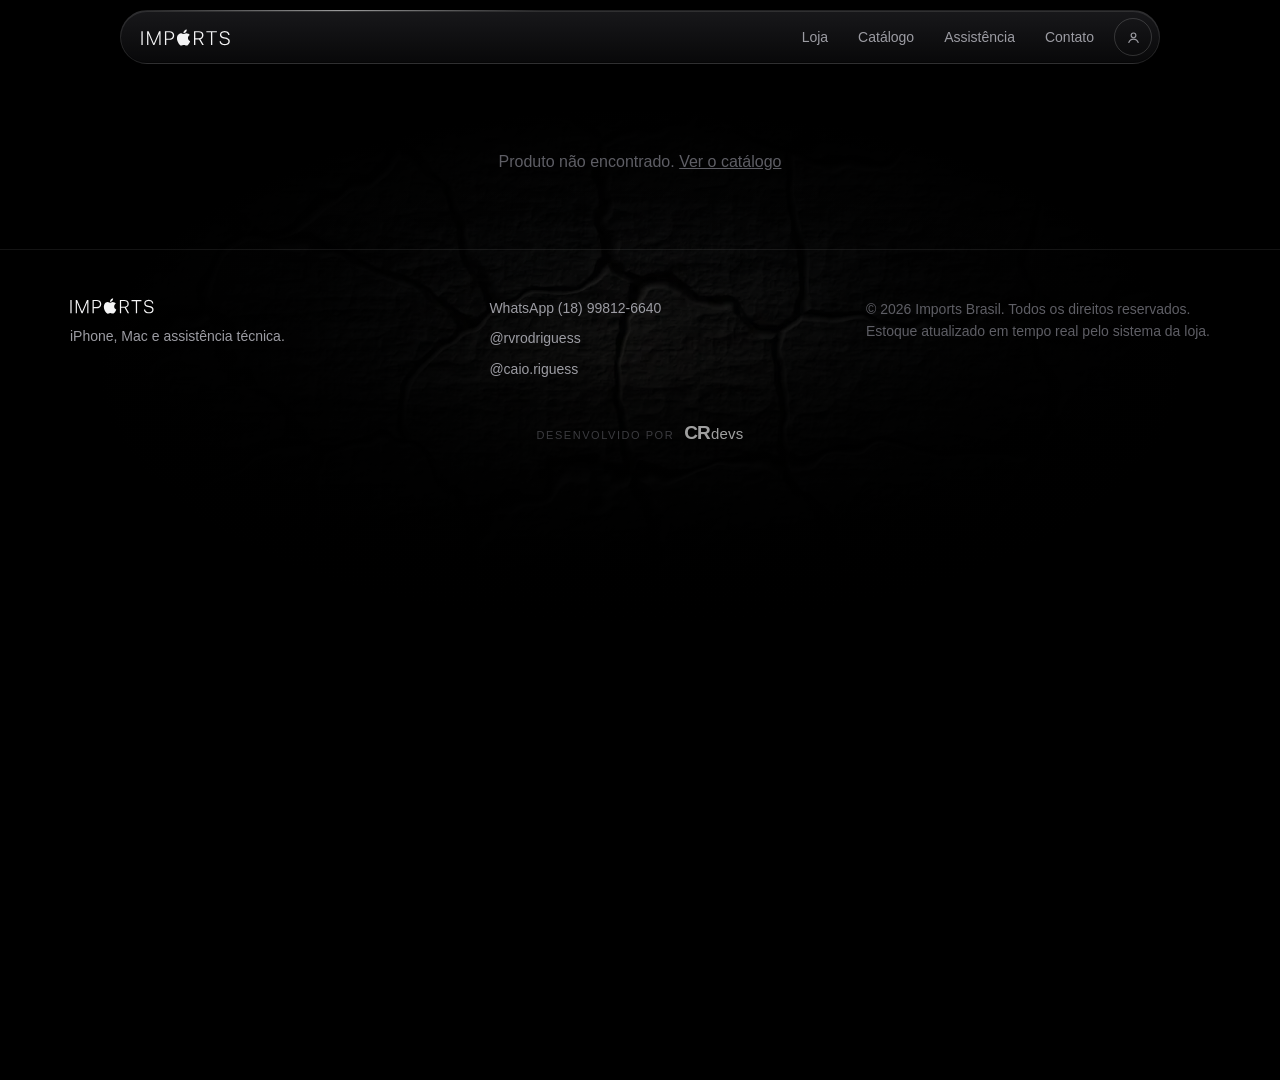
<file: produto.html>
<!doctype html>
<html lang="pt-BR">
<head>
<meta charset="utf-8">
<meta name="viewport" content="width=device-width, initial-scale=1, viewport-fit=cover">
<meta name="theme-color" content="#000000">
<title>Imports Brasil</title>
<meta name="description" content="Detalhes, fotos e condição do aparelho.">
<meta property="og:title" content="Imports Brasil">
<meta property="og:description" content="Detalhes, fotos e condição do aparelho.">
<meta property="og:image" content="https://importsbrasil.com/img/og.jpg">
<meta property="og:image:width" content="1200"><meta property="og:image:height" content="630">
<meta property="og:type" content="website"><meta name="twitter:card" content="summary_large_image">
<link rel="icon" href="img/icon.png">
<link rel="preconnect" href="https://evaeprbbctemcnltjuwn.supabase.co" crossorigin>
<link rel="apple-touch-icon" href="img/icone-app-catalogo.png">
<link rel="stylesheet" href="assets/style.css?v=1791127712">
<script src="assets/config.js?v=1791127712"></script>
<script src="assets/app.js?v=1791127712" defer blocking="render"></script>
</head>
<body data-page="product">
<div class="cave short" aria-hidden="true"><div class="cave-light"></div></div>
<nav class="nav">
  <a href="./" class="metal-text" style="color:var(--text)"><svg class="logo" viewBox="-2 -2 449.64 85.73" role="img" aria-label="IMPORTS"><path fill="currentColor" d="M0.00 79.27L0.00 8.81L6.64 8.81L6.64 79.27ZM28.78 79.27L28.78 8.81L36.40 8.81L62.59 70.90L62.85 70.90L89.03 8.81L96.65 8.81L96.65 79.27L90.41 79.27L90.41 21.30L87.24 21.30L94.72 10.33L65.61 79.27L59.82 79.27L30.72 10.33L38.19 21.30L35.02 21.30L35.02 79.27ZM122.12 52.69L122.12 46.75L141.22 46.75Q149.39 46.75 154.00 42.49Q158.61 38.23 158.61 30.79L158.61 30.69Q158.61 23.20 154.00 18.97Q149.39 14.74 141.22 14.74L122.12 14.74L122.12 8.81L142.76 8.81Q149.49 8.81 154.57 11.52Q159.65 14.24 162.51 19.16Q165.38 24.07 165.38 30.63L165.38 30.72Q165.38 37.27 162.51 42.22Q159.65 47.17 154.57 49.93Q149.49 52.69 142.76 52.69ZM118.80 79.27L118.80 8.81L125.43 8.81L125.43 79.27ZM265.40 79.27L265.40 8.81L290.26 8.81Q297.14 8.81 302.19 11.34Q307.25 13.88 310.01 18.51Q312.78 23.13 312.78 29.42L312.78 29.52Q312.78 36.95 308.76 42.21Q304.74 47.47 297.68 49.34L314.78 79.27L307.01 79.27L290.82 50.37Q290.50 50.39 290.10 50.40Q289.70 50.42 289.36 50.42L272.03 50.42L272.03 79.27ZM272.03 44.51L289.73 44.51Q297.40 44.51 301.68 40.61Q305.95 36.70 305.95 29.65L305.95 29.55Q305.95 22.58 301.55 18.66Q297.15 14.74 289.46 14.74L272.03 14.74ZM350.84 79.27L350.84 14.81L327.55 14.81L327.55 8.81L380.77 8.81L380.77 14.81L357.48 14.81L357.48 79.27ZM420.32 80.38Q412.86 80.38 407.17 77.99Q401.47 75.61 398.13 71.22Q394.79 66.84 394.35 60.89L394.31 60.22L400.94 60.22L401.02 60.89Q401.53 64.95 404.07 67.95Q406.62 70.95 410.86 72.59Q415.10 74.24 420.66 74.24Q426.18 74.24 430.27 72.59Q434.36 70.94 436.62 67.91Q438.87 64.88 438.87 60.82L438.87 60.77Q438.87 55.56 435.32 52.47Q431.77 49.37 423.60 47.53L415.88 45.80Q409.06 44.27 404.68 41.74Q400.30 39.20 398.18 35.51Q396.06 31.81 396.06 26.82L396.06 26.76Q396.10 21.16 399.19 16.88Q402.28 12.59 407.69 10.14Q413.10 7.70 420.05 7.70Q426.86 7.70 432.19 10.15Q437.52 12.60 440.71 16.98Q443.90 21.37 444.32 27.16L444.37 27.85L437.74 27.85L437.65 27.20Q437.15 23.05 434.82 20.07Q432.49 17.09 428.69 15.46Q424.89 13.83 419.89 13.83Q414.81 13.83 410.97 15.44Q407.12 17.05 404.98 19.91Q402.83 22.77 402.83 26.59L402.83 26.66Q402.83 29.94 404.40 32.41Q405.98 34.89 409.25 36.62Q412.53 38.35 417.65 39.51L425.37 41.23Q432.58 42.83 437.04 45.35Q441.50 47.87 443.57 51.57Q445.64 55.27 445.64 60.47L445.64 60.52Q445.64 66.56 442.54 71.02Q439.44 75.49 433.75 77.93Q428.06 80.38 420.32 80.38ZM227.54 19.76Q228.70 19.76 231.49 20.13Q234.28 20.50 237.63 22.21Q240.98 23.92 243.71 27.88Q243.56 28.03 242.19 29.01Q240.82 29.98 239.13 31.86Q237.44 33.73 236.18 36.60Q234.91 39.47 234.91 43.42Q234.91 47.95 236.52 51.12Q238.13 54.28 240.26 56.20Q242.40 58.12 244.06 59.02Q245.72 59.92 245.82 59.97Q245.77 60.18 244.48 63.71Q243.19 67.24 240.24 71.56Q237.66 75.30 234.68 78.47Q231.70 81.63 227.54 81.63Q224.74 81.63 222.95 80.81Q221.16 79.99 219.26 79.18Q217.37 78.36 214.15 78.36Q211.04 78.36 208.96 79.20Q206.88 80.05 205.01 80.89Q203.14 81.73 200.61 81.73Q196.76 81.73 193.86 78.68Q190.97 75.62 187.91 71.35Q184.38 66.29 181.88 58.99Q179.37 51.70 179.37 44.27Q179.37 36.31 182.38 30.91Q185.38 25.51 190.10 22.74Q194.81 19.97 199.87 19.97Q202.56 19.97 204.93 20.84Q207.30 21.71 209.38 22.61Q211.46 23.50 213.15 23.50Q214.78 23.50 216.95 22.55Q219.11 21.61 221.79 20.68Q224.48 19.76 227.54 19.76ZM224.64 13.07Q222.58 15.55 219.47 17.21Q216.37 18.87 213.57 18.87Q212.99 18.87 212.47 18.76Q212.41 18.60 212.36 18.18Q212.31 17.76 212.31 17.28Q212.31 14.12 213.68 11.15Q215.05 8.17 216.79 6.22Q219.00 3.58 222.37 1.84Q225.75 0.11 228.80 0.00Q228.96 0.68 228.96 1.63Q228.96 4.80 227.75 7.77Q226.54 10.75 224.64 13.07Z"/></svg></a>
  <div class="nav-links"><a class="hide-m" href="./">Loja</a><a href="./#catalogo">Catálogo</a><a href="assistencia.html">Assistência</a><a class="hide-m" href="#contato">Contato</a><button class="acct" data-conta aria-label="Sua conta"></button></div>
</nav>
<main class="product wrap" id="product"><div class="skeleton" style="margin-top:30px"></div></main>
<footer id="contato">
  <div class="wrap row">
    <div><div style="color:var(--text);margin-bottom:10px"><svg class="logo" viewBox="-2 -2 449.64 85.73" role="img" aria-label="IMPORTS"><path fill="currentColor" d="M0.00 79.27L0.00 8.81L6.64 8.81L6.64 79.27ZM28.78 79.27L28.78 8.81L36.40 8.81L62.59 70.90L62.85 70.90L89.03 8.81L96.65 8.81L96.65 79.27L90.41 79.27L90.41 21.30L87.24 21.30L94.72 10.33L65.61 79.27L59.82 79.27L30.72 10.33L38.19 21.30L35.02 21.30L35.02 79.27ZM122.12 52.69L122.12 46.75L141.22 46.75Q149.39 46.75 154.00 42.49Q158.61 38.23 158.61 30.79L158.61 30.69Q158.61 23.20 154.00 18.97Q149.39 14.74 141.22 14.74L122.12 14.74L122.12 8.81L142.76 8.81Q149.49 8.81 154.57 11.52Q159.65 14.24 162.51 19.16Q165.38 24.07 165.38 30.63L165.38 30.72Q165.38 37.27 162.51 42.22Q159.65 47.17 154.57 49.93Q149.49 52.69 142.76 52.69ZM118.80 79.27L118.80 8.81L125.43 8.81L125.43 79.27ZM265.40 79.27L265.40 8.81L290.26 8.81Q297.14 8.81 302.19 11.34Q307.25 13.88 310.01 18.51Q312.78 23.13 312.78 29.42L312.78 29.52Q312.78 36.95 308.76 42.21Q304.74 47.47 297.68 49.34L314.78 79.27L307.01 79.27L290.82 50.37Q290.50 50.39 290.10 50.40Q289.70 50.42 289.36 50.42L272.03 50.42L272.03 79.27ZM272.03 44.51L289.73 44.51Q297.40 44.51 301.68 40.61Q305.95 36.70 305.95 29.65L305.95 29.55Q305.95 22.58 301.55 18.66Q297.15 14.74 289.46 14.74L272.03 14.74ZM350.84 79.27L350.84 14.81L327.55 14.81L327.55 8.81L380.77 8.81L380.77 14.81L357.48 14.81L357.48 79.27ZM420.32 80.38Q412.86 80.38 407.17 77.99Q401.47 75.61 398.13 71.22Q394.79 66.84 394.35 60.89L394.31 60.22L400.94 60.22L401.02 60.89Q401.53 64.95 404.07 67.95Q406.62 70.95 410.86 72.59Q415.10 74.24 420.66 74.24Q426.18 74.24 430.27 72.59Q434.36 70.94 436.62 67.91Q438.87 64.88 438.87 60.82L438.87 60.77Q438.87 55.56 435.32 52.47Q431.77 49.37 423.60 47.53L415.88 45.80Q409.06 44.27 404.68 41.74Q400.30 39.20 398.18 35.51Q396.06 31.81 396.06 26.82L396.06 26.76Q396.10 21.16 399.19 16.88Q402.28 12.59 407.69 10.14Q413.10 7.70 420.05 7.70Q426.86 7.70 432.19 10.15Q437.52 12.60 440.71 16.98Q443.90 21.37 444.32 27.16L444.37 27.85L437.74 27.85L437.65 27.20Q437.15 23.05 434.82 20.07Q432.49 17.09 428.69 15.46Q424.89 13.83 419.89 13.83Q414.81 13.83 410.97 15.44Q407.12 17.05 404.98 19.91Q402.83 22.77 402.83 26.59L402.83 26.66Q402.83 29.94 404.40 32.41Q405.98 34.89 409.25 36.62Q412.53 38.35 417.65 39.51L425.37 41.23Q432.58 42.83 437.04 45.35Q441.50 47.87 443.57 51.57Q445.64 55.27 445.64 60.47L445.64 60.52Q445.64 66.56 442.54 71.02Q439.44 75.49 433.75 77.93Q428.06 80.38 420.32 80.38ZM227.54 19.76Q228.70 19.76 231.49 20.13Q234.28 20.50 237.63 22.21Q240.98 23.92 243.71 27.88Q243.56 28.03 242.19 29.01Q240.82 29.98 239.13 31.86Q237.44 33.73 236.18 36.60Q234.91 39.47 234.91 43.42Q234.91 47.95 236.52 51.12Q238.13 54.28 240.26 56.20Q242.40 58.12 244.06 59.02Q245.72 59.92 245.82 59.97Q245.77 60.18 244.48 63.71Q243.19 67.24 240.24 71.56Q237.66 75.30 234.68 78.47Q231.70 81.63 227.54 81.63Q224.74 81.63 222.95 80.81Q221.16 79.99 219.26 79.18Q217.37 78.36 214.15 78.36Q211.04 78.36 208.96 79.20Q206.88 80.05 205.01 80.89Q203.14 81.73 200.61 81.73Q196.76 81.73 193.86 78.68Q190.97 75.62 187.91 71.35Q184.38 66.29 181.88 58.99Q179.37 51.70 179.37 44.27Q179.37 36.31 182.38 30.91Q185.38 25.51 190.10 22.74Q194.81 19.97 199.87 19.97Q202.56 19.97 204.93 20.84Q207.30 21.71 209.38 22.61Q211.46 23.50 213.15 23.50Q214.78 23.50 216.95 22.55Q219.11 21.61 221.79 20.68Q224.48 19.76 227.54 19.76ZM224.64 13.07Q222.58 15.55 219.47 17.21Q216.37 18.87 213.57 18.87Q212.99 18.87 212.47 18.76Q212.41 18.60 212.36 18.18Q212.31 17.76 212.31 17.28Q212.31 14.12 213.68 11.15Q215.05 8.17 216.79 6.22Q219.00 3.58 222.37 1.84Q225.75 0.11 228.80 0.00Q228.96 0.68 228.96 1.63Q228.96 4.80 227.75 7.77Q226.54 10.75 224.64 13.07Z"/></svg></div>
      <div>iPhone, Mac e assistência técnica.</div>
      <div data-addr></div></div>
    <div style="display:flex;flex-direction:column;gap:10px">
      <a data-wa data-wa-label href="#">WhatsApp</a>
      <div class="igs" data-igs></div>
    </div>
    <div class="legal">© <span data-year></span> Imports Brasil. Todos os direitos reservados.<br>Estoque atualizado em tempo real pelo sistema da loja.</div>
  </div>
  <a class="crdevs" href="https://instagram.com/caio.riguess" target="_blank" rel="noopener" aria-label="Desenvolvido por CRdevs — Instagram @caio.riguess"><span>desenvolvido por</span><b>CR</b><i>devs</i></a>
</footer>
</body>
</html>
</file>
<file: assets/style.css>
/* IMPORTS — preto fosco, branco e metal (mesma paleta do sistema). Pensado primeiro para o celular. */
:root {
  --bg: #000;
  --bg-raised: #0b0b0d;
  --panel: #111113;
  --hair: rgba(255,255,255,.08);
  --hair-strong: rgba(255,255,255,.16);
  --text: #f4f4f5;
  --dim: #9c9ca3;
  --faint: #5e5e65;
  --green: #34c77b;
  --amber: #f2b84b;
  --red: #ff4d4f;
  --metal: linear-gradient(180deg, #ffffff 0%, #d9dadd 38%, #9ea0a5 58%, #e4e5e8 78%, #8c8e93 100%);
  --radius: 22px;
  --ease: cubic-bezier(.2,.8,.2,1);
  --font: -apple-system, BlinkMacSystemFont, "SF Pro Display", "SF Pro Text", "Inter", "Helvetica Neue", Arial, sans-serif;
  color-scheme: dark;
}
* { box-sizing: border-box; -webkit-tap-highlight-color: transparent; }
html { scroll-behavior: smooth; }
body {
  margin: 0; background: var(--bg); color: var(--text); font-family: var(--font);
  font-size: 16px; line-height: 1.45; -webkit-font-smoothing: antialiased; overflow-x: hidden;
}
img { display: block; max-width: 100%; }
a { color: inherit; text-decoration: none; }
button { font: inherit; color: inherit; }
.wrap { width: 100%; max-width: 1180px; margin: 0 auto; padding: 0 20px; }

/* ——— marca ——— */
/* logo: o mesmo desenho do sistema (letras finas SF + maçã na proporção certa), exportado em SVG */
svg.logo { display: block; height: 18px; width: auto; color: var(--text); }
.nav svg.logo { height: 17px; }
footer svg.logo { height: 16px; margin-bottom: 12px; }
.metal-text { background: var(--metal); -webkit-background-clip: text; background-clip: text; color: transparent; }


/* ——— fundo: parede de pedra de caverna, só o centro iluminado, escurecendo ao descer ——— */
.cave { position: absolute; inset: 0 0 auto 0; height: 230vh; z-index: -5; pointer-events: none; overflow: hidden;
  background: #000 url("../img/pedra.webp") center top / max(100%, 1500px) auto repeat-y; }
.cave.short { height: 120vh; }
@media (max-width: 720px) { .cave { background-image: url("../img/pedra-m.webp"); background-size: 1100px auto; background-position: center top; } }
.cave::after { /* escurece ao descer até o preto */
  content: ""; position: absolute; inset: 0; z-index: 3; background: linear-gradient(180deg, transparent 0%, transparent 12%, rgba(0,0,0,.8) 38%, #000 60%); }
.cave-light { /* luz no centro (como uma lanterna na caverna) */
  position: absolute; inset: 0; z-index: 1;
  background: radial-gradient(ellipse 46% 26% at 50% 34%, rgba(0,0,0,.30) 0%, rgba(0,0,0,.62) 34%, rgba(0,0,0,.9) 62%, #000 92%);
  animation: torch 9s ease-in-out infinite; }
.cave::before { /* calor da luz sobre a pedra */
  content: ""; position: absolute; inset: 0; z-index: 2; mix-blend-mode: soft-light;
  background: radial-gradient(ellipse 30% 18% at 50% 34%, rgba(255,232,200,.28), transparent 70%); animation: torch 9s ease-in-out infinite reverse; }
@keyframes torch { 0%,100% { opacity: 1; } 40% { opacity: .9; } 55% { opacity: .97; } 70% { opacity: .88; } }
body { position: relative; }
.hero { background: none !important; }
.hero::before { display: none; }

/* ——— barra do topo: cápsula de vidro flutuante (mesma em todas as páginas) ——— */
.nav {
  position: fixed; z-index: 50; top: calc(10px + env(safe-area-inset-top)); left: 50%; translate: -50% 0;
  width: min(1040px, calc(100% - 20px)); height: 54px; padding: 0 7px 0 20px; border-radius: 999px;
  display: flex; align-items: center; justify-content: space-between; gap: 12px;
  background: linear-gradient(180deg, rgba(38,38,42,.62), rgba(14,14,16,.58));
  backdrop-filter: saturate(180%) blur(22px); -webkit-backdrop-filter: saturate(180%) blur(22px);
  border: 1px solid rgba(255,255,255,.1);
  box-shadow: 0 14px 40px -16px rgba(0,0,0,.85), inset 0 1px 0 rgba(255,255,255,.1), inset 0 -1px 0 rgba(0,0,0,.4);
  transition: height .45s var(--ease), top .45s var(--ease), background .45s var(--ease), box-shadow .45s var(--ease);
  animation: nav-in .9s var(--ease) both;
}
/* brilho fino que passa devagar pela borda de cima */
.nav::before { content: ""; position: absolute; left: 22px; right: 22px; top: -1px; height: 1px; border-radius: 1px; pointer-events: none;
  background: linear-gradient(90deg, transparent, rgba(255,255,255,.55), transparent) 0 0 / 40% 100% no-repeat; animation: nav-glint 7s ease-in-out 1.5s infinite; }
.nav.scrolled { top: calc(6px + env(safe-area-inset-top)); height: 48px; background: linear-gradient(180deg, rgba(30,30,34,.82), rgba(10,10,12,.8)); }
.nav > a:first-child { display: flex; align-items: center; transition: opacity .25s, transform .25s var(--ease); }
.nav > a:first-child:hover { opacity: .8; }
.nav > a:first-child:active { transform: scale(.96); }
.nav-links { display: flex; align-items: center; gap: 2px; font-size: 14px; color: var(--dim); }
.nav-links a { position: relative; padding: 8px 14px; border-radius: 999px; transition: color .25s, background .25s, transform .2s var(--ease); white-space: nowrap; }
.nav-links a:hover { color: var(--text); background: rgba(255,255,255,.07); }
.nav-links a:active { transform: scale(.95); }
.nav-links a[aria-current="page"] { color: var(--text); background: rgba(255,255,255,.12); box-shadow: inset 0 1px 0 rgba(255,255,255,.14); }
.nav-links .acct, .nav-links .theme-btn { margin-left: 4px; }
@keyframes nav-in { from { opacity: 0; translate: -50% -14px; } to { opacity: 1; translate: -50% 0; } }
@keyframes nav-glint { 0%, 100% { background-position: -60% 0; } 50% { background-position: 160% 0; } }
@media (max-width: 640px) {
  .nav { height: 50px; padding: 0 5px 0 16px; }
  .nav.scrolled { height: 46px; }
  .nav-links { font-size: 13.5px; gap: 0; }
  .nav-links a { padding: 7px 9px; }

  .nav-links .hide-m { display: none; }
}
/* botão de tema (só na assistência, que tem claro e escuro) */
.theme-btn { flex: none; width: 34px; height: 34px; padding: 0; border-radius: 50%; border: 0; background: transparent; color: var(--dim); display: grid; place-items: center; cursor: pointer;
  transition: color .2s, background .2s, transform .2s var(--ease); }
.theme-btn:hover { color: var(--text); background: rgba(255,255,255,.08); }
.theme-btn:active { transform: scale(.9) rotate(-20deg); }
.theme-btn svg { width: 17px; height: 17px; }
/* conta neste celular: ícone de pessoa ou as iniciais */
.acct { flex: none; width: 38px; height: 38px; margin: 0; padding: 0; border-radius: 50%; border: 1px solid var(--hair-strong); background: transparent; color: var(--dim);
  display: grid; place-items: center; cursor: pointer; font: 600 11.5px var(--font); letter-spacing: .02em; transition: background .2s, color .2s, border-color .2s, transform .2s var(--ease); }
.acct:hover { color: var(--text); border-color: rgba(255,255,255,.35); }
.acct:active { transform: scale(.92); }
.acct svg { width: 15px; height: 15px; }
.acct.on { background: linear-gradient(180deg, #fafafa, #c9cacd); color: #0a0a0b; border-color: transparent; }

/* ——— botões ——— */
.btn {
  display: inline-flex; align-items: center; justify-content: center; gap: 8px;
  height: 48px; padding: 0 22px; border-radius: 999px; border: 1px solid var(--hair-strong);
  font-size: 15px; font-weight: 500; cursor: pointer; transition: transform .2s var(--ease), background .2s, border-color .2s;
  background: rgba(255,255,255,.04); white-space: nowrap;
}
.btn:active { transform: scale(.97); }
.btn.metal { background: linear-gradient(180deg, #fafafa, #c9cacd); color: #0a0a0b; border-color: transparent; box-shadow: 0 8px 30px rgba(255,255,255,.12), inset 0 1px 0 #fff; }
.btn.wa { background: #25d366; color: #052b14; border-color: transparent; }
.btn svg { width: 18px; height: 18px; }

/* ——— hero ——— */
.hero { position: relative; min-height: 100svh; display: grid; place-items: center; overflow: hidden; padding: 90px 0 40px; isolation: isolate; }
.hero::before { /* holofote */
  content: ""; position: absolute; inset: -20% -30% auto; height: 120%; z-index: -2;
  background: radial-gradient(60% 50% at 50% 30%, rgba(255,255,255,.16), rgba(255,255,255,.03) 45%, transparent 70%);
}
.hero-inner { text-align: center; position: relative; z-index: 2; width: 100%; }
.eyebrow { font-size: 12px; letter-spacing: .28em; text-transform: uppercase; color: var(--dim); margin: 0 0 18px; opacity: 0; animation: up 1s calc(var(--intro, 0s) + .2s) var(--ease) forwards; }
.hero h1 { font-size: clamp(46px, 13vw, 118px); font-weight: 500; letter-spacing: 0; line-height: 1; margin: 0; opacity: 0; animation: up 1.2s calc(var(--intro, 0s) + .35s) var(--ease) forwards; }
.hero-logo { margin: 0 auto; opacity: 0; animation: up 1.2s calc(var(--intro, 0s) + .35s) var(--ease) forwards; }
.hero-logo svg.logo-hero { display: block; height: clamp(56px, 15vw, 132px); width: auto; margin: 0 auto; overflow: visible; }
.hero p.lead { color: var(--dim); font-size: clamp(16px, 4.2vw, 21px); max-width: 560px; margin: 22px auto 30px; opacity: 0; animation: up 1.2s calc(var(--intro, 0s) + .55s) var(--ease) forwards; }
.hero .ctas { display: flex; gap: 12px; justify-content: center; flex-wrap: wrap; opacity: 0; animation: up 1.2s calc(var(--intro, 0s) + .7s) var(--ease) forwards; }
@keyframes up { from { opacity: 0; transform: translateY(24px); filter: blur(8px); } to { opacity: 1; transform: none; filter: none; } }

.stage { position: relative; height: min(66vw, 470px); margin: 40px auto 0; max-width: 940px; }
.stage .dev { position: absolute; bottom: 0; will-change: transform; }
.stage .dev img { width: 100%; height: auto; }
.stage .d1 { left: 50%; width: min(60vw, 430px); margin-left: calc(min(60vw, 430px) / -2); z-index: 3; animation: rise 1.4s calc(var(--intro, 0s) + .9s) var(--ease) both, float 7s 2.3s ease-in-out infinite; }
.stage .d2 { left: 2%; width: min(40vw, 300px); z-index: 2; animation: rise2 1.4s calc(var(--intro, 0s) + 1.15s) var(--ease) both, float 8s 2.6s ease-in-out infinite; }
.stage .d3 { right: 2%; width: min(40vw, 300px); z-index: 2; animation: rise2 1.4s calc(var(--intro, 0s) + 1.3s) var(--ease) both, float 9s 2.7s ease-in-out infinite; }
@keyframes rise { from { opacity: 0; transform: translateY(80px) scale(.92); filter: blur(10px); } to { opacity: 1; transform: none; filter: none; } }
@keyframes rise2 { from { opacity: 0; transform: translateY(60px) scale(.9); filter: blur(10px); } to { opacity: .92; transform: none; filter: none; } }
.stage .glow { position: absolute; left: 50%; bottom: 8%; width: 70%; height: 70%; transform: translateX(-50%); border-radius: 50%;
  background: radial-gradient(closest-side, rgba(255,140,60,.35), transparent); filter: blur(30px); z-index: 1; animation: pulse 6s ease-in-out infinite; }
@keyframes pulse { 0%,100% { opacity: .7; } 50% { opacity: 1; } }
.rays { position: absolute; inset: -40% -20% auto; height: 140%; z-index: -1; pointer-events: none; opacity: .5;
  background: conic-gradient(from 180deg at 50% 0%, transparent 0deg, rgba(255,255,255,.06) 12deg, transparent 24deg, transparent 40deg, rgba(255,255,255,.05) 52deg, transparent 64deg, transparent 300deg, rgba(255,255,255,.05) 312deg, transparent 324deg);
  -webkit-mask: radial-gradient(70% 60% at 50% 0%, #000, transparent); mask: radial-gradient(70% 60% at 50% 0%, #000, transparent);
  animation: rays 30s linear infinite alternate; }
@keyframes rays { to { transform: rotate(8deg); } }
.tagline { font-size: clamp(22px, 6vw, 40px); font-weight: 300; letter-spacing: -.01em; margin: 18px auto 0; max-width: 760px; line-height: 1.15; opacity: 0; animation: up 1.2s calc(var(--intro, 0s) + .5s) var(--ease) forwards; }
@keyframes float { 0%,100% { translate: 0 0; } 50% { translate: 0 -12px; } }
.stage .floor { position: absolute; left: 10%; right: 10%; bottom: -6px; height: 40px; background: radial-gradient(50% 50% at 50% 50%, rgba(255,255,255,.18), transparent 70%); filter: blur(10px); z-index: 1; }
/* reflexo de luz só sobre os aparelhos (recortado no formato de cada um) */
.dev .sheen { position: absolute; inset: 0; z-index: 2; pointer-events: none;
  -webkit-mask-position: center; mask-position: center; -webkit-mask-size: 100% auto; mask-size: 100% auto; -webkit-mask-repeat: no-repeat; mask-repeat: no-repeat;
  background: linear-gradient(105deg, transparent 38%, rgba(255,255,255,.55) 50%, transparent 62%);
  background-size: 300% 100%; background-position: 130% 0; mix-blend-mode: soft-light; opacity: .9;
  animation: sweep 7s 2.6s ease-in-out infinite; }
.stage .d2 .sheen { animation-delay: 3.1s; } .stage .d3 .sheen { animation-delay: 3.4s; }
@keyframes sweep { 0% { background-position: 130% 0; } 45%,100% { background-position: -30% 0; } }
.scroll-hint { position: absolute; bottom: 18px; left: 50%; transform: translateX(-50%); font-size: 11px; letter-spacing: .25em; color: var(--faint); text-transform: uppercase; z-index: 2; }

/* ——— hero no celular: logo, frase, aparelhos grandes, depois texto e botão ——— */
@media (max-width: 640px) {
  .hero { padding: 76px 0 24px; align-items: start; }
  .hero-inner { display: flex; flex-direction: column; align-items: center; }
  .eyebrow { order: 1; font-size: 10.5px; letter-spacing: .3em; margin-bottom: 14px; }
  .hero-logo { order: 2; }
  .hero-logo svg.logo-hero { height: 17vw; }
  .tagline { order: 3; font-size: 25px; margin-top: 12px; }
  .stage { order: 4; height: 92vw; margin-top: 8px; width: 100%; }
  .stage .d1 { width: 70vw; margin-left: -35vw; }
  .stage .d2 { width: 46vw; left: -6vw; bottom: 3vw; }
  .stage .d3 { width: 46vw; right: -6vw; bottom: 3vw; }
  .hero p.lead { order: 5; font-size: 15px; margin: 18px auto 18px; padding: 0 6px; }
  .hero .ctas { order: 6; width: 100%; padding: 0 4px; }
  .hero .ctas .btn { width: 100%; height: 52px; font-size: 16px; }
  .scroll-hint { display: none; }
  .hide-m { display: none; }
}

/* ——— faixa de confiança ——— */
.trust { border-top: 1px solid var(--hair); border-bottom: 1px solid var(--hair); overflow: hidden; }
.marquee { display: flex; gap: 48px; padding: 18px 0; width: max-content; animation: marquee 32s linear infinite; color: var(--dim); font-size: 14px; letter-spacing: .04em; }
.marquee span { display: inline-flex; align-items: center; gap: 10px; white-space: nowrap; }
.marquee i { width: 6px; height: 6px; border-radius: 50%; background: var(--text); opacity: .5; }
@keyframes marquee { to { transform: translateX(-50%); } }

/* ——— seções ——— */
section.block { padding: 84px 0; }
#loja, #comprar, footer { content-visibility: auto; contain-intrinsic-size: 1px 900px; }
.kicker { font-size: 12px; letter-spacing: .26em; text-transform: uppercase; color: var(--dim); margin: 0 0 12px; }
h2.title { font-size: clamp(32px, 8vw, 58px); font-weight: 250; letter-spacing: -.02em; line-height: 1.02; margin: 0 0 14px; }
.sub { color: var(--dim); font-size: 17px; max-width: 620px; margin: 0; }
.reveal { opacity: 0; transform: translateY(28px); transition: opacity 1s var(--ease), transform 1s var(--ease); }
.reveal.in { opacity: 1; transform: none; }

/* ——— catálogo ——— */
.toolbar { position: sticky; top: 56px; z-index: 20; background: rgba(0,0,0,.82); backdrop-filter: blur(16px); -webkit-backdrop-filter: blur(16px); padding: 12px 0; margin: 26px 0 18px; border-bottom: 1px solid var(--hair); }
.chips { display: flex; gap: 8px; overflow-x: auto; scrollbar-width: none; padding-bottom: 2px; }
.chips::-webkit-scrollbar { display: none; }
.chip { flex: none; height: 36px; padding: 0 16px; border-radius: 999px; border: 1px solid var(--hair-strong); background: transparent; color: var(--dim); font-size: 14px; cursor: pointer; transition: all .2s; }
.chip.on { background: var(--text); color: #000; border-color: var(--text); }
.search-row { display: flex; gap: 10px; margin-top: 10px; }
.search { flex: 1; height: 42px; border-radius: 12px; border: 1px solid var(--hair); background: var(--panel); color: var(--text); padding: 0 14px; font-size: 16px; outline: none; }
.search:focus { border-color: var(--hair-strong); }
.sort { height: 42px; border-radius: 12px; border: 1px solid var(--hair); background: var(--panel); color: var(--text); padding: 0 10px; font-size: 14px; }

.grid { display: grid; grid-template-columns: repeat(2, minmax(0, 1fr)); gap: 12px; }
.group-title { grid-column: 1 / -1; display: flex; align-items: baseline; gap: 12px; margin: 26px 0 2px; font-size: clamp(22px, 6vw, 30px); font-weight: 300; letter-spacing: -.01em; }
.group-title:first-child { margin-top: 0; }
.group-title span { font-size: 13px; font-weight: 400; color: var(--dim); letter-spacing: 0; }
@media (min-width: 720px) { .grid { grid-template-columns: repeat(3, minmax(0, 1fr)); gap: 18px; } }
@media (min-width: 1040px) { .grid { grid-template-columns: repeat(4, minmax(0, 1fr)); } }
.card {
  position: relative; display: flex; flex-direction: column; border-radius: var(--radius); overflow: hidden;
  background: linear-gradient(180deg, #121215, #0a0a0c); border: 1px solid var(--hair);
  transition: transform .35s var(--ease), border-color .35s;
}
.card:hover { transform: translateY(-4px); border-color: var(--hair-strong); }
.card .pic { aspect-ratio: 1 / 1; display: grid; place-items: center; background: radial-gradient(70% 60% at 50% 40%, rgba(255,255,255,.09), transparent 70%); }
.card .pic img { width: 88%; height: 88%; object-fit: contain; transition: transform .6s var(--ease); }
.card .pic img.photo { width: 100%; height: 100%; object-fit: cover; }
.card:hover .pic img { transform: scale(1.04); }
.card .info { padding: 10px 12px 14px; display: flex; flex-direction: column; gap: 3px; flex: 1; }
.card .info .price { margin-top: auto; padding-top: 8px; }
.card .name { font-size: 14.5px; font-weight: 500; line-height: 1.25; }
.card .meta { font-size: 12px; color: var(--dim); }
.card .price { font-size: 19px; font-weight: 600; margin-top: 8px; letter-spacing: -.01em; }
.card .tags { display: flex; gap: 4px; flex-wrap: wrap; margin-top: 4px; }
.tag { font-size: 10.5px; line-height: 1.5; padding: 1px 7px; border-radius: 999px; background: rgba(255,255,255,.06); border: 1px solid var(--hair); color: var(--dim);
  white-space: nowrap; max-width: 100%; overflow: hidden; text-overflow: ellipsis; }
.batt { display: flex; align-items: center; gap: 6px; font-size: 11.5px; color: var(--dim); margin-top: 4px; }
.batt b { position: relative; width: 22px; height: 10px; border-radius: 3px; border: 1px solid rgba(255,255,255,.35); }
.batt b::after { content: ""; position: absolute; right: -3px; top: 2.5px; width: 2px; height: 4px; border-radius: 0 1px 1px 0; background: rgba(255,255,255,.35); }
.batt b i { position: absolute; left: 1px; top: 1px; bottom: 1px; border-radius: 1.5px; background: var(--green); }
.batt.mid b i { background: var(--amber); } .batt.low b i { background: var(--red); }
.card::before { content: ""; position: absolute; inset: 0; border-radius: inherit; pointer-events: none; opacity: 0; transition: opacity .4s;
  background: radial-gradient(400px circle at var(--mx, 50%) var(--my, 0%), rgba(255,255,255,.08), transparent 40%); }
.card:hover::before { opacity: 1; }
.card .code { position: absolute; top: 10px; left: 10px; font: 600 11px ui-monospace, SFMono-Regular, Menlo, monospace; padding: 4px 8px; border-radius: 8px; background: rgba(0,0,0,.55); border: 1px solid var(--hair); color: var(--dim); }
.card.sold { pointer-events: none; }
.card.sold .pic img { opacity: .35; filter: grayscale(1); }
.card .sold-tag { position: absolute; top: 34%; left: 50%; transform: translate(-50%, -50%) rotate(-8deg); font-weight: 800; letter-spacing: .12em; color: var(--green); border: 2px solid var(--green); padding: 6px 14px; border-radius: 10px; font-size: 14px; background: rgba(0,0,0,.6); }
.badge-new { position: absolute; top: 10px; right: 10px; font-size: 10.5px; font-weight: 600; letter-spacing: .06em; padding: 4px 8px; border-radius: 999px; background: var(--text); color: #000; }
.empty { text-align: center; color: var(--faint); padding: 60px 0; }
.skeleton { aspect-ratio: 3 / 4.2; border-radius: var(--radius); background: linear-gradient(100deg, #0e0e10 30%, #17171a 50%, #0e0e10 70%); background-size: 300% 100%; animation: sk 1.4s infinite; }
@keyframes sk { to { background-position: -100% 0; } }

/* ——— diferenciais ——— */
.features { display: grid; grid-template-columns: 1fr; gap: 12px; margin-top: 36px; }
@media (min-width: 720px) { .features { grid-template-columns: repeat(3, 1fr); } }
.feature { padding: 26px; border-radius: var(--radius); background: var(--bg-raised); border: 1px solid var(--hair); }
.feature .ic { width: 42px; height: 42px; border-radius: 12px; display: grid; place-items: center; background: rgba(255,255,255,.06); margin-bottom: 18px; }
.feature .ic svg { width: 22px; height: 22px; }
.feature h3 { margin: 0 0 6px; font-weight: 500; font-size: 18px; }
.feature p { margin: 0; color: var(--dim); font-size: 15px; }

/* ——— selos (horizontais) ——— */
.seals-block { padding: 48px 0 56px; }
.badges { display: grid; grid-template-columns: repeat(2, minmax(0, 1fr)); gap: 8px; margin-top: 16px; }
@media (min-width: 900px) { .badges { grid-template-columns: repeat(4, 1fr); gap: 12px; } }
.badge { display: flex; align-items: center; gap: 10px; min-width: 0; padding: 9px 12px 9px 9px; border-radius: 999px;
  background: linear-gradient(180deg, rgba(255,255,255,.07), rgba(255,255,255,.02)); border: 1px solid rgba(255,255,255,.12);
  box-shadow: inset 0 1px 0 rgba(255,255,255,.08), 0 10px 26px rgba(0,0,0,.5); }
.badge.gold { border-color: rgba(226,194,122,.35); background: linear-gradient(180deg, rgba(226,194,122,.12), rgba(226,194,122,.02)); }
.badge .emblem { flex: none; width: 38px; height: 38px; filter: drop-shadow(0 3px 6px rgba(0,0,0,.6)); }
.badge .bt { display: flex; flex-direction: column; min-width: 0; line-height: 1.2; }
.badge b { font-size: 12.5px; font-weight: 600; letter-spacing: .01em; }
.badge.gold b { color: #f1dca4; }
.badge span { font-size: 11px; color: var(--dim); }
.badge { border-radius: 22px; }
@media (max-width: 400px) { .badge { gap: 7px; padding: 7px 9px 7px 7px; } .badge .emblem { width: 32px; height: 32px; } .badge b { font-size: 11.2px; } .badge span { font-size: 10px; } }
.seal-note { color: var(--dim); font-size: 13.5px; margin: 16px 2px 0; }
.seal-note b { color: #f1dca4; font-weight: 600; }
.pbadges { margin: 20px 0 6px; grid-template-columns: 1fr; }
@media (min-width: 420px) { .pbadges { grid-template-columns: repeat(2, minmax(0, 1fr)); } }

/* ——— como comprar ——— */
.steps { display: grid; gap: 12px; margin-top: 36px; counter-reset: s; }
@media (min-width: 720px) { .steps { grid-template-columns: repeat(3, 1fr); } }
.step { position: relative; padding: 26px 24px 24px; border-radius: var(--radius); border: 1px solid var(--hair); background: linear-gradient(180deg, #0f0f12, #070708); }
.step::before { counter-increment: s; content: "0" counter(s); font: 600 12px ui-monospace, Menlo, monospace; color: var(--faint); letter-spacing: .1em; }
.step h3 { margin: 14px 0 6px; font-weight: 500; font-size: 19px; }
.step p { margin: 0; color: var(--dim); font-size: 15px; }
.cta-band { margin-top: 56px; padding: 40px 26px; border-radius: 28px; text-align: center; border: 1px solid var(--hair);
  background: radial-gradient(80% 120% at 50% 0%, rgba(255,255,255,.08), transparent 60%), #08080a; }
.cta-band h3 { font-size: clamp(24px, 6vw, 36px); font-weight: 300; margin: 0 0 18px; }

/* ——— rodapé ——— */
footer { border-top: 1px solid var(--hair); padding: 48px 0 110px; color: var(--dim); font-size: 14px; }
footer .row { display: flex; flex-wrap: wrap; gap: 26px; justify-content: space-between; align-items: flex-start; }
footer a:hover { color: var(--text); }

/* ——— página do produto ——— */
.product { padding-top: 74px; }
.gallery { position: relative; }
.slides { display: flex; overflow-x: auto; scroll-snap-type: x mandatory; scrollbar-width: none; }
.slides::-webkit-scrollbar { display: none; }
.slide { flex: 0 0 100%; scroll-snap-align: center; aspect-ratio: 1 / 1; display: grid; place-items: center; background: radial-gradient(60% 55% at 50% 42%, rgba(255,255,255,.12), transparent 70%); }
.slide img { width: 86%; height: 86%; object-fit: contain; }
.slide img.photo { width: 100%; height: 100%; object-fit: cover; }
.dots { display: flex; gap: 6px; justify-content: center; margin: 12px 0 0; }
.dots i { width: 6px; height: 6px; border-radius: 3px; background: var(--faint); transition: all .3s; }
.dots i.on { width: 18px; background: var(--text); }
.thumbs { display: none; gap: 10px; margin-top: 14px; }
.thumbs button { width: 74px; height: 74px; border-radius: 14px; overflow: hidden; border: 1px solid var(--hair); background: var(--panel); padding: 0; cursor: pointer; }
.thumbs button.on { border-color: var(--text); }
.thumbs img { width: 100%; height: 100%; object-fit: cover; }
.thumbs img.official { object-fit: contain; padding: 6px; }
@media (min-width: 900px) {
  .product-grid { display: grid; grid-template-columns: 1.1fr 1fr; gap: 56px; align-items: start; padding-top: 30px; }
  .gallery { position: sticky; top: 80px; }
  .thumbs { display: flex; }
  .dots { display: none; }
  .slide { border-radius: 28px; }
}
.pinfo { padding: 22px 0 40px; }
.pinfo h1 { font-size: clamp(28px, 7vw, 44px); font-weight: 300; letter-spacing: -.015em; line-height: 1.08; margin: 6px 0 10px; }
.pinfo .price { font-size: clamp(32px, 9vw, 42px); font-weight: 600; letter-spacing: -.02em; margin-top: 4px; }
.specs .batt { font-size: 15px; color: var(--text); }
.pinfo .installments { color: var(--dim); font-size: 14px; margin-top: 2px; }
.status { display: inline-flex; align-items: center; gap: 8px; font-size: 13px; color: var(--green); }
.status i { width: 7px; height: 7px; border-radius: 50%; background: currentColor; box-shadow: 0 0 10px currentColor; }
.specs { margin: 26px 0; border-top: 1px solid var(--hair); }
.specs div { display: flex; justify-content: space-between; gap: 16px; padding: 14px 0; border-bottom: 1px solid var(--hair); font-size: 15px; }
.specs dt { color: var(--dim); }
.specs dd { margin: 0; text-align: right; }
.desc { white-space: pre-wrap; color: #d4d4d8; font-size: 16px; line-height: 1.6; }
.parts { display: flex; flex-wrap: wrap; gap: 8px; margin-top: 10px; }
.parts span { font-size: 13px; padding: 6px 12px; border-radius: 999px; border: 1px solid var(--hair-strong); }
.parts span.t { color: var(--green); border-color: rgba(52,199,123,.35); }
.parts span.d { color: var(--red); border-color: rgba(255,77,79,.35); }
.buybar { position: fixed; left: 0; right: 0; bottom: 0; z-index: 40; padding: 12px 16px calc(12px + env(safe-area-inset-bottom)); background: rgba(0,0,0,.85); backdrop-filter: blur(18px); -webkit-backdrop-filter: blur(18px); border-top: 1px solid var(--hair); display: flex; gap: 10px; align-items: center; }
.buybar .p { flex: 1; font-weight: 600; font-size: 18px; }
.buybar .btn { height: 46px; }
@media (min-width: 900px) { .buybar { position: static; background: none; border: 0; padding: 0; backdrop-filter: none; margin-top: 18px; } .buybar .p { display: none; } }
.back { display: inline-flex; align-items: center; gap: 6px; color: var(--dim); font-size: 14px; margin: 18px 0 0; }

@media (prefers-reduced-motion: reduce) { *, *::before, *::after { animation: none !important; transition: none !important; } .reveal { opacity: 1; transform: none; } }

/* ——— promoção ——— */
.badge-promo { position: absolute; top: 10px; right: 10px; z-index: 2; font-size: 10.5px; font-weight: 700; letter-spacing: .08em; text-transform: uppercase; padding: 4px 9px; border-radius: 999px; color: #1a0d00; background: linear-gradient(180deg, #ffd27a, #f5a524); box-shadow: 0 0 0 1px rgba(255,210,122,.35), 0 4px 16px rgba(245,165,36,.35); }
.card.on-promo { border-color: rgba(245,165,36,.45); box-shadow: 0 0 0 1px rgba(245,165,36,.18), 0 18px 50px -20px rgba(245,165,36,.35); }
.price.promo { display: flex; flex-wrap: wrap; align-items: baseline; gap: 2px 8px; }
.price.promo s { order: -1; width: 100%; font-size: .62em; font-weight: 500; color: var(--dim); text-decoration-thickness: 1.5px; text-decoration-color: rgba(255,90,90,.85); }
.price.promo span { color: #ffc35a; text-shadow: 0 0 18px rgba(245,165,36,.35); }
.price.promo em { font-style: normal; font-size: .52em; font-weight: 700; color: #1a0d00; background: #ffc35a; padding: 2px 6px; border-radius: 6px; align-self: center; }
.countdown { font-size: 11.5px; color: var(--dim); margin-top: 6px; font-variant-numeric: tabular-nums; }
.countdown b { color: #ffc35a; font-weight: 600; white-space: nowrap; }
.promo-head { display: flex; align-items: center; gap: 12px; margin-top: 10px; }
.promo-head .badge-promo { position: static; }
.promo-head .countdown { margin: 0; font-size: 13px; }

/* ——— rodapé: direitos e CRdevs ——— */
footer .igs { display: flex; flex-direction: column; gap: 10px; }
footer .legal { color: var(--faint); line-height: 1.6; }
.crdevs { display: flex; align-items: baseline; justify-content: center; gap: 0; width: max-content; margin: 44px auto 0; color: #fff; opacity: .62; transition: opacity .25s; text-decoration: none; }
.crdevs:hover { opacity: 1; }
.crdevs span { font-size: 11px; letter-spacing: .14em; text-transform: uppercase; color: var(--faint); margin-right: 10px; }
.crdevs b { font-weight: 900; font-size: 19px; letter-spacing: -.04em; line-height: 1; }
.crdevs i { font-style: normal; font-weight: 400; font-size: 15px; letter-spacing: .01em; margin-left: 1px; }

/* ——— "Tenho interesse" ——— */
html.noscroll { overflow: hidden; }
.btn.busy { opacity: .7; pointer-events: none; }
.sheet-bg { position: fixed; inset: 0; z-index: 100; background: rgba(0,0,0,0); backdrop-filter: blur(0); -webkit-backdrop-filter: blur(0); display: flex; align-items: flex-end; justify-content: center; transition: background .3s, backdrop-filter .3s; }
.sheet-bg.on { background: rgba(0,0,0,.62); backdrop-filter: blur(10px); -webkit-backdrop-filter: blur(10px); }
.sheet { position: relative; width: 100%; max-width: 460px; max-height: 92vh; overflow-y: auto; background: linear-gradient(180deg, #141416, #0b0b0d); border: 1px solid var(--hair-strong); border-bottom: 0; border-radius: 26px 26px 0 0; padding: 26px 20px calc(22px + env(safe-area-inset-bottom)); transform: translateY(100%); transition: transform .38s cubic-bezier(.2,.9,.3,1); box-shadow: 0 -30px 80px rgba(0,0,0,.6); }
.sheet-bg.on .sheet { transform: none; }
@media (min-width: 700px) {
  .sheet-bg { align-items: center; }
  .sheet { border-radius: 26px; border-bottom: 1px solid var(--hair-strong); transform: translateY(24px) scale(.97); opacity: 0; transition: transform .38s cubic-bezier(.2,.9,.3,1), opacity .25s; }
  .sheet-bg.on .sheet { opacity: 1; }
}
.sheet-x { position: absolute; top: 14px; right: 14px; width: 34px; height: 34px; border-radius: 50%; border: 0; background: rgba(255,255,255,.08); color: var(--text); font-size: 22px; line-height: 1; cursor: pointer; }
.sheet h2 { margin: 0 40px 6px 0; font-size: 24px; font-weight: 600; letter-spacing: -.02em; }
.sheet-sub { margin: 0 0 18px; color: var(--dim); font-size: 14.5px; line-height: 1.5; }
.sheet-sub b { color: var(--text); font-weight: 600; }
.sheet label { display: block; font-size: 13px; color: var(--dim); margin-bottom: 14px; }
.sheet label span { color: var(--faint); }
.sheet input { display: block; width: 100%; margin-top: 7px; padding: 14px 15px; font: 16px var(--font); color: var(--text); background: rgba(255,255,255,.05); border: 1px solid var(--hair-strong); border-radius: 14px; outline: none; transition: border-color .2s, background .2s; }
.sheet input:focus { border-color: rgba(255,255,255,.4); background: rgba(255,255,255,.08); }
.sheet .btn { width: 100%; justify-content: center; margin-top: 6px; }
.sheet-row { display: flex; gap: 10px; }
.sheet-row .btn.back { flex: 0 0 34%; }
.sheet-who { margin: -6px 0 14px; font-size: 13.5px; color: var(--dim); display: flex; flex-wrap: wrap; align-items: center; gap: 4px 6px; }
.sheet-who b { color: var(--text); font-weight: 600; }
.linkbtn { appearance: none; border: 0; background: none; padding: 4px 2px; color: var(--text); font: 600 13.5px var(--font); text-decoration: underline; text-underline-offset: 3px; cursor: pointer; }
.sheet .btn.forget { background: transparent; border-color: transparent; color: #ff6b6b; margin-top: 4px; }
.sheet-err { color: #ff6b6b; font-size: 13.5px; margin: 0 0 12px; }
.sheet-note { color: var(--faint); font-size: 12px; line-height: 1.5; margin: 14px 0 0; text-align: center; }
.ficha { position: relative; aspect-ratio: 1080 / 1350; width: 100%; max-height: 52vh; margin: 0 auto 16px; border-radius: 18px; overflow: hidden; border: 1px solid var(--hair); background: #0b0b0d; display: flex; justify-content: center; }
.ficha-img { height: 100%; width: auto; max-width: 100%; object-fit: contain; display: block; }
.ficha-load { position: absolute; inset: 0; background: linear-gradient(100deg, transparent 30%, rgba(255,255,255,.06) 50%, transparent 70%) 0 0 / 200% 100%; animation: shimmer 1.2s linear infinite; }
@keyframes shimmer { to { background-position: -200% 0; } }

/* ——— transições entre telas: a maçã do logo abre a próxima tela (Chrome e Safari do iOS 18.2+) ——— */
@view-transition { navigation: auto; }
::view-transition-group(*) { animation-duration: .85s; animation-timing-function: cubic-bezier(.65, 0, .25, 1); }
::view-transition-group(device) { animation-duration: .9s; animation-timing-function: cubic-bezier(.5, 0, .1, 1); z-index: 5; }
/* ida: a tela atual recua e escurece; a nova aparece por dentro da maçã, que cresce do centro */
html.vt-page::view-transition-old(root) { animation: vt-dim .9s cubic-bezier(.65, 0, .25, 1) both; }
html.vt-page::view-transition-new(root) {
  -webkit-mask: url(../img/apple.svg) 50% 58% / 0 auto no-repeat; mask: url(../img/apple.svg) 50% 58% / 0 auto no-repeat;
  animation: vt-iris .95s cubic-bezier(.7, 0, .2, 1) both; }
/* volta: o produto se fecha para dentro da maçã e o catálogo reaparece por trás */
html.vt-back::view-transition-old(root) { z-index: 2;
  -webkit-mask: url(../img/apple.svg) 50% 58% / 340vmax auto no-repeat; mask: url(../img/apple.svg) 50% 58% / 340vmax auto no-repeat;
  animation: vt-iris-close .85s cubic-bezier(.6, 0, .3, 1) both; }
html.vt-back::view-transition-new(root) { animation: vt-undim .85s cubic-bezier(.3, 0, .2, 1) both; }
@keyframes vt-iris { 0% { -webkit-mask-size: 0 auto; mask-size: 0 auto; } 38% { -webkit-mask-size: 22vmax auto; mask-size: 22vmax auto; } 100% { -webkit-mask-size: 340vmax auto; mask-size: 340vmax auto; } }
@keyframes vt-iris-close { 0% { -webkit-mask-size: 340vmax auto; mask-size: 340vmax auto; } 62% { -webkit-mask-size: 22vmax auto; mask-size: 22vmax auto; } 100% { -webkit-mask-size: 0 auto; mask-size: 0 auto; } }
@keyframes vt-dim { to { transform: scale(.94); filter: brightness(.3); } }
@keyframes vt-undim { from { transform: scale(.94); filter: brightness(.3); } }
/* filtros do catálogo: só os cartões deslizam */
html.vt-filter::view-transition-group(*) { animation-duration: .55s; animation-timing-function: cubic-bezier(.3, 0, .2, 1); }
html.vt-filter::view-transition-old(root), html.vt-filter::view-transition-new(root) { animation-duration: .3s; }

/* ——— abertura da marca (uma vez por visita) ———
   O logo surge cromado; a maçã prateada perde o preenchimento e vira a janela para o site;
   o conjunto cresce a partir da maçã até ela tomar a tela (tudo no mesmo desenho, sincronizado). */
.intro-curtain { display: none; }
html.intro .hero { --intro: .7s; } /* os iPhones já sobem dentro da maçã enquanto ela cresce */
html.intro .intro-curtain { display: grid; place-items: center; position: fixed; inset: 0; z-index: 300; pointer-events: none; overflow: hidden;
  animation: intro-end 0s 2.55s forwards; }
.intro-curtain .zoom { width: min(64vw, 440px); transform-origin: 47.73% 61.52%; animation: intro-zoom 1.6s linear .95s both; }
.intro-curtain svg { display: block; width: 100%; height: auto; overflow: visible; }
.intro-curtain .ink { animation: intro-in .75s cubic-bezier(.2, .8, .2, 1) both; }
.intro-curtain .plug, .intro-curtain .silver, .intro-curtain .shine { animation: apple-open .45s cubic-bezier(.4, 0, .2, 1) 1s both; }
@keyframes intro-in { from { opacity: 0; filter: blur(6px); } to { opacity: 1; filter: none; } }
@keyframes apple-open { from { opacity: 1; } to { opacity: 0; } }
/* cresce devagar e acelera de forma contínua: escala = 70^(t^2,6), em 24 passos (sem degraus de velocidade) */
@keyframes intro-zoom { 0% { transform: scale(1.000); } 4.17% { transform: scale(1.001); } 8.33% { transform: scale(1.007); } 12.5% { transform: scale(1.019); } 16.67% { transform: scale(1.041); } 20.83% { transform: scale(1.075); } 25% { transform: scale(1.123); } 29.17% { transform: scale(1.188); } 33.33% { transform: scale(1.277); } 37.5% { transform: scale(1.393); } 41.67% { transform: scale(1.547); } 45.83% { transform: scale(1.749); } 50% { transform: scale(2.015); } 54.17% { transform: scale(2.370); } 58.33% { transform: scale(2.847); } 62.5% { transform: scale(3.497); } 66.67% { transform: scale(4.395); } 70.83% { transform: scale(5.659); } 75% { transform: scale(7.470); } 79.17% { transform: scale(10.119); } 83.33% { transform: scale(14.078); } 87.5% { transform: scale(20.132); } 91.67% { transform: scale(29.616); } 95.83% { transform: scale(44.856); } 100% { transform: scale(70.000); } }
@keyframes intro-end { to { visibility: hidden; } }

/* ——— página do produto: informações entram em sequência e a barra de compra sobe ——— */
.pinfo.enter > * { animation: p-in .8s cubic-bezier(.2, .8, .2, 1) both; animation-delay: calc(var(--i, 0) * 70ms + .35s); }
.pinfo.enter > .buybar { animation: none; }
@media (max-width: 899px) { .pinfo.enter > .buybar { animation: bar-up .7s cubic-bezier(.2, .8, .2, 1) .55s both; } }
@keyframes p-in { from { opacity: 0; transform: translateY(22px); filter: blur(6px); } to { opacity: 1; transform: none; filter: none; } }
@keyframes bar-up { from { transform: translateY(110%); } to { transform: none; } }

@media (prefers-reduced-motion: reduce) {
  @view-transition { navigation: none; }
  html.intro .intro-curtain { display: none; }
  html.intro .hero { --intro: 0s; }
}

/* ——— IMPORTS Assistência (assistencia.html) ——— */
.nav svg.logo-assist { height: 20px; }
.hero-logo svg.logo-assist { height: clamp(96px, 26vw, 210px); }
@media (max-width: 720px) { .hero-logo svg.logo-assist { height: 27vw; } }
.sheet textarea { display: block; width: 100%; margin-top: 7px; padding: 13px 15px; font: 16px/1.4 var(--font); color: var(--text); background: rgba(255,255,255,.05);
  border: 1px solid var(--hair-strong); border-radius: 14px; outline: none; resize: vertical; min-height: 84px; transition: border-color .2s, background .2s; }
.sheet textarea:focus { border-color: rgba(255,255,255,.4); background: rgba(255,255,255,.08); }
/* abertura e transição usam a maçã com as ferramentas */
html[data-site="assist"] .intro-curtain .zoom { width: min(74vw, 500px); transform-origin: 47.8% 40.25%; }
html[data-site="assist"].vt-page::view-transition-new(root) {
  -webkit-mask-image: url(../img/apple-assist.svg); mask-image: url(../img/apple-assist.svg);
  -webkit-mask-position: 49% 55%; mask-position: 49% 55%; }

/* menu no celular (no fim do arquivo para valer sobre os tamanhos padrão) */
@media (max-width: 640px) {
  .nav svg.logo { height: 15px; }
  .nav svg.logo-assist { height: 17px; }
  .acct { width: 34px; height: 34px; }
  .theme-btn { width: 32px; height: 32px; }
}
</file>
<file: assets/assist.css>
/* IMPORTS Assistência — design Apple (claro e escuro), só iPhone. Carregado depois do style.css. */

/* ——— tokens dos dois temas (também ajustam o menu, a janela e o rodapé, que vêm do style.css) ——— */
:root[data-site="assist"] {
  --fs-hero: clamp(40px, 10.5vw, 80px); --fs-h1: clamp(34px, 8.5vw, 56px); --fs-h3: clamp(21px, 5.4vw, 28px); --fs-lead: clamp(17px, 4.6vw, 21px);
  --r-sm: 12px; --r-md: 18px; --r-lg: 28px;
  --e-apple: cubic-bezier(.28, .11, .32, 1); --e-io: cubic-bezier(.45, 0, .55, 1);
}
:root[data-site="assist"][data-theme="dark"] {
  --bg: #000; --surface: #161617; --surface-2: #1d1d1f; --panel: #161617;
  --hair: rgba(255,255,255,.1); --hair-strong: rgba(255,255,255,.18);
  --text: #f5f5f7; --dim: #a1a1a6; --faint: #6e6e73;
  --btn-bg: #f5f5f7; --btn-fg: #000; --link: #2997ff; --sel: #f5f5f7;
  --glow: rgba(255,255,255,.13); --mark: rgba(255,255,255,.045);
  --glass: rgba(22,22,24,.72);
  color-scheme: dark;
}
:root[data-site="assist"][data-theme="light"] {
  --bg: #fff; --surface: #f5f5f7; --surface-2: #fff; --panel: #f5f5f7;
  --hair: rgba(0,0,0,.09); --hair-strong: rgba(0,0,0,.16);
  --text: #1d1d1f; --dim: #6e6e73; --faint: #86868b;
  --btn-bg: #1d1d1f; --btn-fg: #fff; --link: #0066cc; --sel: #1d1d1f;
  --glow: rgba(0,0,0,.05); --mark: rgba(0,0,0,.035);
  --glass: rgba(255,255,255,.78);
  /* logo cromado vira grafite no claro */
  --ch0: #8d9096; --ch1: #55585d; --ch2: #26272a; --ch3: #0b0b0c; --ch4: #45474b; --ch5: #9a9da2; --ch6: #2f3135; --ch7: #141416;
  --ct0: #3a3b3e; --ct1: #6e6e73; --ct2: #2a2b2e; --logo-shadow: .14;
  color-scheme: light;
}
html[data-site="assist"] body { background: var(--bg); color: var(--text); transition: background-color .5s var(--e-apple), color .5s var(--e-apple); }
html[data-site="assist"] .wrap { max-width: 1080px; }

/* ——— menu e janela no tema claro ——— */
html[data-site="assist"][data-theme="light"] .nav { background: linear-gradient(180deg, rgba(255,255,255,.78), rgba(246,246,248,.72)); border-color: rgba(0,0,0,.08);
  box-shadow: 0 14px 40px -18px rgba(0,0,0,.25), inset 0 1px 0 #fff; }
html[data-site="assist"][data-theme="light"] .nav.scrolled { background: linear-gradient(180deg, rgba(255,255,255,.92), rgba(246,246,248,.88)); }
html[data-site="assist"][data-theme="light"] .nav::before { background-image: linear-gradient(90deg, transparent, rgba(0,0,0,.18), transparent); }
html[data-site="assist"][data-theme="light"] .nav-links a:hover { background: rgba(0,0,0,.05); }
html[data-site="assist"][data-theme="light"] .nav-links a[aria-current="page"] { background: rgba(0,0,0,.07); box-shadow: none; }
html[data-site="assist"][data-theme="light"] .theme-btn:hover { background: rgba(0,0,0,.06); }
html[data-site="assist"][data-theme="light"] .acct:hover { border-color: rgba(0,0,0,.3); }
html[data-site="assist"][data-theme="light"] .acct.on { background: #1d1d1f; color: #fff; }
html[data-site="assist"][data-theme="light"] .sheet-bg.on { background: rgba(0,0,0,.3); }
html[data-site="assist"][data-theme="light"] .sheet { background: #fff; box-shadow: 0 -20px 60px rgba(0,0,0,.18); }
html[data-site="assist"][data-theme="light"] .sheet-x { background: rgba(0,0,0,.06); }
html[data-site="assist"][data-theme="light"] .sheet input, html[data-site="assist"][data-theme="light"] .sheet textarea { background: #f5f5f7; border-color: transparent; }
html[data-site="assist"][data-theme="light"] .sheet input:focus, html[data-site="assist"][data-theme="light"] .sheet textarea:focus { border-color: #0066cc; background: #fff; }
html[data-site="assist"][data-theme="light"] .btn.metal { background: #1d1d1f; color: #fff; box-shadow: none; }
html[data-site="assist"][data-theme="light"] .crdevs { color: #1d1d1f; }
.theme-btn .sun, :root[data-theme="light"] .theme-btn .moon { display: none; }
:root[data-theme="light"] .theme-btn .sun { display: block; }

/* ——— botões ——— */
.a-btn { appearance: none; border: 0; display: inline-flex; align-items: center; justify-content: center; gap: 8px; min-height: 48px; padding: 0 26px; border-radius: 999px;
  background: var(--btn-bg); color: var(--btn-fg); font: 400 17px var(--font); cursor: pointer; white-space: nowrap;
  transition: opacity .2s var(--e-apple), transform .2s var(--e-apple), background .3s, color .3s; }
.a-btn:hover { opacity: .86; }
.a-btn:active { transform: scale(.96); }
.a-btn:disabled { opacity: .3; cursor: default; transform: none; }
.a-btn.ghost { background: transparent; color: var(--link); padding: 0 8px; }
.a-btn.ghost::after { content: "›"; margin-left: 2px; }
.a-btn svg { width: 19px; height: 19px; }

/* ——— abertura ——— */
.a-hero { position: relative; text-align: center; padding: 104px 0 36px; overflow: hidden; }
@media (min-width: 768px) { .a-hero { padding: 132px 0 56px; } }
.a-hero .a-logo { margin: 0 auto 18px; opacity: 0; animation: a-up 1s var(--e-apple) calc(var(--intro, 0s) + .15s) forwards; }
.a-hero .a-logo svg { display: block; height: clamp(84px, 24vw, 180px); width: auto; margin: 0 auto; overflow: visible; }
.a-title { font-size: var(--fs-hero); font-weight: 600; letter-spacing: -.025em; line-height: 1.03; margin: 0 0 12px; text-wrap: balance;
  opacity: 0; animation: a-up 1s var(--e-apple) calc(var(--intro, 0s) + .3s) forwards; }
.a-sub { font-size: var(--fs-lead); color: var(--dim); margin: 0 auto 26px; max-width: 560px; opacity: 0; animation: a-up 1s var(--e-apple) calc(var(--intro, 0s) + .42s) forwards; }
.a-ctas { display: flex; gap: 12px; justify-content: center; align-items: center; flex-wrap: wrap; opacity: 0; animation: a-up 1s var(--e-apple) calc(var(--intro, 0s) + .54s) forwards; }
html.intro .a-hero { --intro: .7s; }
@keyframes a-up { from { opacity: 0; transform: translateY(22px); filter: blur(6px); } to { opacity: 1; transform: none; filter: none; } }

/* palco: o iPhone respira na frente de uma maçã-com-ferramentas gigante que gira devagar */
.a-stage { position: relative; height: clamp(380px, 100vw, 600px); max-width: 640px; margin: 18px auto 0; opacity: 0; animation: a-rise 1.3s var(--e-apple) calc(var(--intro, 0s) + .55s) forwards; }
.a-stage .mark { position: absolute; left: 50%; top: 48%; width: min(108%, 640px); aspect-ratio: 86.16 / 93.87; translate: -50% -50%;
  background: var(--mark); -webkit-mask: url(../img/apple-assist.svg) center / contain no-repeat; mask: url(../img/apple-assist.svg) center / contain no-repeat;
  animation: a-sway 16s var(--e-io) infinite; }
.a-stage .glow { position: absolute; left: 50%; top: 46%; width: 115%; aspect-ratio: 1; translate: -50% -50%; border-radius: 50%;
  background: radial-gradient(closest-side, var(--glow), transparent 72%); animation: a-light 14s var(--e-io) infinite; pointer-events: none; }
.a-stage .float { position: absolute; inset: 4% 0 0; display: grid; place-items: center; animation: a-breathe 7s var(--e-io) infinite; }
.a-stage .float img { height: 100%; width: auto; max-width: 96%; object-fit: contain; }
@keyframes a-rise { from { opacity: 0; transform: translateY(70px) scale(.94); } to { opacity: 1; transform: none; } }
@keyframes a-breathe { 0%, 100% { transform: translateY(0) rotate(0); } 50% { transform: translateY(-12px) rotate(-.7deg); } }
@keyframes a-light { 0%, 100% { transform: translate(-9%, 2%) scale(1); } 50% { transform: translate(9%, -4%) scale(1.12); } }
@keyframes a-sway { 0%, 100% { transform: rotate(-4deg) scale(1); } 50% { transform: rotate(4deg) scale(1.04); } }
@supports (animation-timeline: scroll()) {
  .a-stage-wrap { animation: a-recede linear both; animation-timeline: scroll(root); animation-range: 0 90vh; }
  @keyframes a-recede { to { transform: scale(.9) translateY(-4%); opacity: .2; } }
}

/* ——— seções ——— */
.a-sec { padding: 64px 0; }
@media (min-width: 768px) { .a-sec { padding: 96px 0; } }
.a-big { font-size: var(--fs-h1); font-weight: 600; letter-spacing: -.02em; line-height: 1.07; margin: 0 0 10px; }
.a-lead { font-size: var(--fs-lead); color: var(--dim); margin: 0 0 30px; max-width: 620px; }

/* ——— montador de orçamento ——— */
.q-step { display: flex; align-items: center; gap: 12px; margin: 34px 0 14px; font-size: var(--fs-h3); font-weight: 600; letter-spacing: -.01em; }
.q-step i { flex: none; display: grid; place-items: center; width: 30px; height: 30px; border-radius: 50%; background: var(--btn-bg); color: var(--btn-fg); font: 600 14px var(--font); font-style: normal;
  transition: transform .4s var(--e-apple); }
.q-step.done i { animation: q-pop .5s var(--e-apple); }
.q-step small { font-size: 14px; font-weight: 400; color: var(--faint); }
@keyframes q-pop { 50% { transform: scale(1.18); } }

/* busca do iPhone */
.q-find { position: relative; z-index: 6; }
.q-search { display: flex; align-items: center; gap: 10px; height: 56px; padding: 0 8px 0 18px; border-radius: 18px; background: var(--surface);
  box-shadow: inset 0 0 0 0 var(--link); transition: box-shadow .2s var(--e-apple); }
.q-search:focus-within { box-shadow: inset 0 0 0 2px var(--link); }
.q-search svg { width: 20px; height: 20px; color: var(--faint); flex: none; }
.q-search input { flex: 1; min-width: 0; height: 100%; border: 0; background: none; color: var(--text); font: 17px var(--font); outline: none; }
.q-search input::placeholder { color: var(--faint); }
.q-search input::-webkit-search-cancel-button { display: none; }
.q-clear { flex: none; width: 30px; height: 30px; border-radius: 50%; border: 0; background: var(--hair-strong); color: var(--text); font-size: 17px; line-height: 1; cursor: pointer; }
.q-sug { position: absolute; left: 0; right: 0; top: calc(100% + 8px); max-height: min(420px, 55vh); overflow-y: auto; overscroll-behavior: contain; margin: 0; padding: 6px;
  list-style: none; border-radius: 20px; background: var(--surface-2); border: 1px solid var(--hair); box-shadow: 0 24px 60px -20px rgba(0,0,0,.55); animation: sug-in .28s var(--e-apple); }
.q-sug li { display: flex; align-items: center; gap: 12px; padding: 8px 10px; border-radius: 14px; cursor: pointer; transition: background .15s; }
.q-sug li:hover, .q-sug li.on { background: var(--surface); }
.q-sug .th { width: 44px; height: 44px; flex: none; display: grid; place-items: center; color: var(--faint); font-size: 22px; font-weight: 300; }
.q-sug .th img { max-width: 100%; max-height: 100%; object-fit: contain; }
.q-sug .tx b { display: block; font-size: 15px; font-weight: 600; }
.q-sug .tx small { font-size: 12px; color: var(--faint); }
@keyframes sug-in { from { opacity: 0; transform: translateY(-6px); } }
.q-find { scroll-margin-top: 74px; }
.q-sug li { touch-action: pan-y; }
/* no celular a lista é parte da página (rola com a página, mesmo sem teclado); no computador é uma caixa suspensa */
@media (max-width: 640px) {
  .q-sug { position: static; max-height: none; overflow: visible; margin-top: 8px; box-shadow: none; }
}

/* escolhido: a foto oficial entra e fica respirando; dá para trocar a cor */
.q-picked { display: grid; gap: 4px; margin-top: 16px; padding: 22px 20px 24px; border-radius: var(--r-lg); background: var(--surface); text-align: center; animation: pk-in .6s var(--e-apple); }
@media (min-width: 640px) { .q-picked { grid-template-columns: 280px 1fr; text-align: left; align-items: center; gap: 30px; padding: 26px 34px; } }
.q-photo { position: relative; height: 250px; display: grid; place-items: center; }
.q-photo .glow { position: absolute; left: 50%; top: 50%; width: 120%; aspect-ratio: 1; translate: -50% -50%; border-radius: 50%; pointer-events: none;
  background: radial-gradient(closest-side, var(--glow), transparent 72%); animation: a-light 14s var(--e-io) infinite; }
.q-photo img { position: relative; max-height: 100%; max-width: 100%; object-fit: contain; opacity: 0; transform: translateY(18px) scale(.93); filter: blur(6px);
  transition: opacity .7s var(--e-apple), transform .9s var(--e-apple), filter .7s var(--e-apple); }
.q-photo img.in { opacity: 1; transform: none; filter: none; animation: a-breathe 7s var(--e-io) 1s infinite; }
.q-picked.unknown .q-photo img { display: none; }
.q-picked.unknown .q-photo::after { content: "?"; position: relative; font-size: 120px; font-weight: 200; color: var(--faint); }
.q-info b { display: block; font-size: var(--fs-h3); font-weight: 600; letter-spacing: -.01em; }
.q-info small { display: block; color: var(--faint); font-size: 14px; margin-top: 2px; }
.q-colors { display: flex; gap: 12px; justify-content: center; flex-wrap: wrap; margin: 16px 0 8px; }
@media (min-width: 640px) { .q-colors { justify-content: flex-start; } }
.q-colors button { width: 28px; height: 28px; padding: 0; border: 0; border-radius: 50%; background: var(--sw); cursor: pointer;
  box-shadow: inset 0 0 0 1px rgba(0,0,0,.18), 0 0 0 2px var(--surface), 0 0 0 2px transparent; transition: box-shadow .25s var(--e-apple), transform .2s var(--e-apple); }
.q-colors button:active { transform: scale(.9); }
.q-colors button.on { box-shadow: inset 0 0 0 1px rgba(0,0,0,.18), 0 0 0 2px var(--surface), 0 0 0 4px var(--sel); }
.q-color-name { display: block; min-height: 18px; font-size: 13px; color: var(--dim); }
.q-info .linkbtn { margin-top: 12px; padding: 6px 0; color: var(--link); text-decoration: none; font-weight: 500; font-size: 15px; }
@keyframes pk-in { from { opacity: 0; transform: translateY(16px) scale(.98); } }

.probs { display: flex; flex-wrap: wrap; gap: 8px; }
.pb { appearance: none; display: inline-flex; align-items: center; gap: 8px; min-height: 44px; padding: 0 16px 0 12px; border-radius: 999px; border: 0;
  background: var(--surface); color: var(--text); font: 400 15px var(--font); cursor: pointer; transition: background .25s, color .25s, transform .2s var(--e-apple); }
.pb svg { width: 20px; height: 20px; flex: none; }
.pb:active { transform: scale(.95); }
.pb.on { background: var(--btn-bg); color: var(--btn-fg); }

.q-text { display: block; width: 100%; min-height: 96px; padding: 14px 16px; border-radius: 18px; border: 0; background: var(--surface); color: var(--text);
  font: 16px/1.45 var(--font); resize: vertical; outline: none; box-shadow: inset 0 0 0 0 var(--link); transition: box-shadow .2s; }
.q-text:focus { box-shadow: inset 0 0 0 2px var(--link); }
.q-text::placeholder { color: var(--faint); }

/* barra de resumo flutuante (aparece no montador) */
.q-bar { position: fixed; z-index: 45; left: 50%; bottom: calc(12px + env(safe-area-inset-bottom)); width: min(680px, calc(100% - 20px));
  display: flex; align-items: center; gap: 12px; padding: 8px 8px 8px 20px; border-radius: 999px;
  background: var(--glass); backdrop-filter: saturate(180%) blur(22px); -webkit-backdrop-filter: saturate(180%) blur(22px);
  border: 1px solid var(--hair); box-shadow: 0 18px 50px -18px rgba(0,0,0,.5);
  translate: -50% 140%; opacity: 0; transition: translate .6s var(--e-apple), opacity .4s var(--e-apple); }
.q-bar.show { translate: -50% 0; opacity: 1; }
.q-bar .sum { flex: 1; min-width: 0; line-height: 1.25; }
.q-bar .sum b { display: block; font-size: 15px; font-weight: 600; white-space: nowrap; overflow: hidden; text-overflow: ellipsis; }
.q-bar .sum span { display: block; font-size: 12.5px; color: var(--dim); white-space: nowrap; overflow: hidden; text-overflow: ellipsis; }
.q-bar .a-btn { min-height: 46px; padding: 0 20px; font-size: 15.5px; font-weight: 500; }

/* ——— blocos ——— */
.bento { display: grid; grid-template-columns: 1fr; gap: 12px; }
@media (min-width: 768px) { .bento { grid-template-columns: 1.25fr 1fr; gap: 20px; } .bento .tile:first-child { grid-row: span 2; } }
.tile { background: var(--surface); border-radius: var(--r-lg); padding: 30px 26px; display: flex; flex-direction: column; gap: 12px; min-height: 200px; overflow: hidden; }
.tile .k { font-size: 14px; font-weight: 600; color: var(--dim); }
.tile .v { font-size: clamp(56px, 16vw, 92px); font-weight: 700; letter-spacing: -.035em; line-height: .95; }
.tile p { margin: auto 0 0; color: var(--dim); font-size: 17px; line-height: 1.45; }
.tile p b { color: var(--text); font-weight: 600; }
.tile .ic { width: 58px; height: 58px; color: var(--text); }
.metal-shine { background: linear-gradient(100deg, var(--ch6, #8d9096) 0%, var(--ch0, #fff) 18%, var(--ch2, #8d9096) 36%, var(--ch3, #5d6066) 46%, var(--ch5, #f5f6f7) 58%, var(--ch6, #8d9096) 72%, var(--ch0, #fff) 86%, var(--ch6, #8d9096) 100%);
  background-size: 250% 100%; -webkit-background-clip: text; background-clip: text; color: transparent; animation: a-shine 6s var(--e-io) infinite; }
@keyframes a-shine { from { background-position: 100% 0; } to { background-position: 0 0; } }
.tile .wa-dot { width: 58px; height: 58px; border-radius: 18px; display: grid; place-items: center; background: #25d366; color: #fff; }
.tile .wa-dot svg { width: 32px; height: 32px; }
.tile .spin { animation: a-turn 9s linear infinite; transform-origin: 50% 50%; transform-box: fill-box; }
@keyframes a-turn { to { transform: rotate(360deg); } }

.a-steps { display: grid; gap: 12px; counter-reset: s; }
@media (min-width: 768px) { .a-steps { grid-template-columns: repeat(3, 1fr); gap: 20px; } }
.a-step { padding: 26px 24px; border-radius: var(--r-lg); background: var(--surface); counter-increment: s; }
.a-step::before { content: counter(s); display: grid; place-items: center; width: 32px; height: 32px; border-radius: 50%; background: var(--btn-bg); color: var(--btn-fg);
  font-weight: 600; font-size: 14px; margin-bottom: 16px; }
.a-step h3 { margin: 0 0 4px; font-size: 17px; font-weight: 600; }
.a-step p { margin: 0; color: var(--dim); font-size: 15px; line-height: 1.45; }

html[data-site="assist"] footer { padding-bottom: 120px; }
@media (prefers-reduced-motion: reduce) {
  .a-hero .a-logo, .a-title, .a-sub, .a-ctas, .a-stage { opacity: 1; animation: none; }
}

#orcamento { scroll-margin-top: 76px; }
.qt-sum { display: grid; grid-template-columns: auto 1fr; align-items: center; column-gap: 14px; row-gap: 2px; margin: 0 0 16px; padding: 12px 16px; border-radius: 16px; background: rgba(127,127,127,.1); }
.qt-sum img { grid-row: span 2; width: 56px; height: 56px; object-fit: contain; }
.qt-sum .qt-tag { grid-column: 1 / -1; font-size: 11px; font-weight: 600; letter-spacing: .12em; text-transform: uppercase; color: var(--dim); margin-bottom: 6px; }
.qt-sum .qt-dev { font-weight: 600; font-size: 16px; }
.qt-sum .qt-iss { font-size: 13.5px; color: var(--dim); }
.q-picked[hidden], .q-sug[hidden], .q-clear[hidden] { display: none; }
</file>
